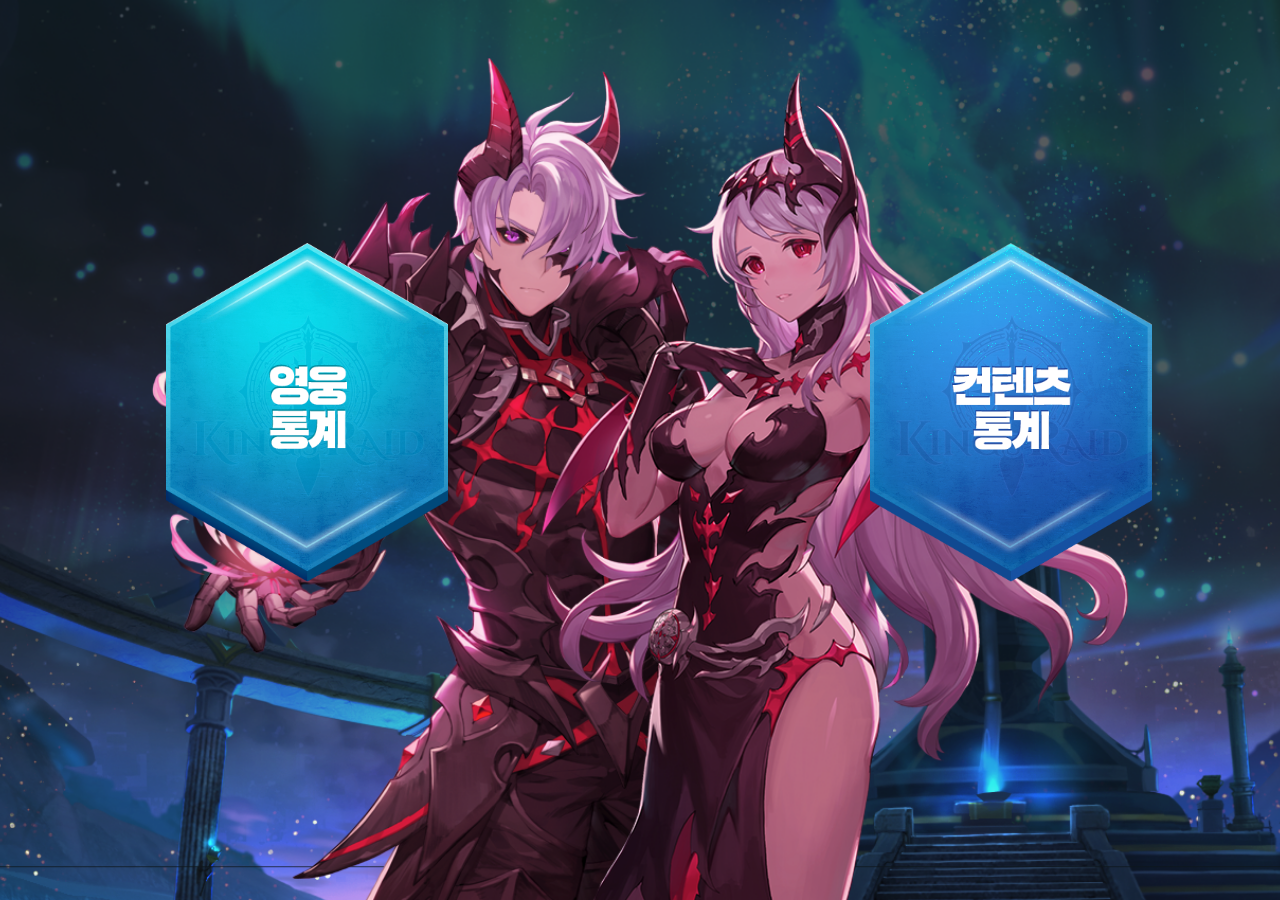
<file: index.html>
<!DOCTYPE html>
<html lang="ko">
  <head>
    <meta charset="utf-8">
    <meta http-equiv="X-UA-Compatible" content="IE=edge">
    <meta name="viewport" content="width=device-width, initial-scale=1">
    <title></title>
    <script src="js/jquery-3.2.1.min.js"></script>
    <link rel="stylesheet" href="css/bootstrap.min.css">
    <link rel="stylesheet" href="css/bootstrap-theme.min.css">
    <script src="js/bootstrap.min.js"></script>
    <script src="js/resize.js"></script>
    <script src="js/style.js"></script>
    <link rel="stylesheet" href="css/index.css">
    <!--[if lt IE 9]>
      <script src="https://oss.maxcdn.com/html5shiv/3.7.2/html5shiv.min.js"></script>
      <script src="https://oss.maxcdn.com/respond/1.4.2/respond.min.js"></script>
    <![endif]-->
  </head>
  <body>
    <div class="index_wrap_bg">
        <!-- 좌우 화살표 / 추후 확장성을 염두
        <div class="arrow prev"><img src="images/btn_prev_arrow.png" alt="이전 단계 돌아가기" /></div>
        <div class="arrow next"><img src="images/btn_next_arrow.png" alt="다음 단계 돌아가기" /></div>-->
          <a href="hero_stat_list.html">
            <div class="btn_move_hero_stat">
                <!--<img src="images/btn_hero_stat_text.png" alt="영웅통계" />-->
            </div>
          </a>
          <a href="content_stat_list.html">
            <div class="btn_move_content_stat">
                <!--<img src="images/btn_content_stat_text.png" alt="컨텐츠통계" />-->
            </div>
          </a>
    </div>
  </body>
</html>
</file>
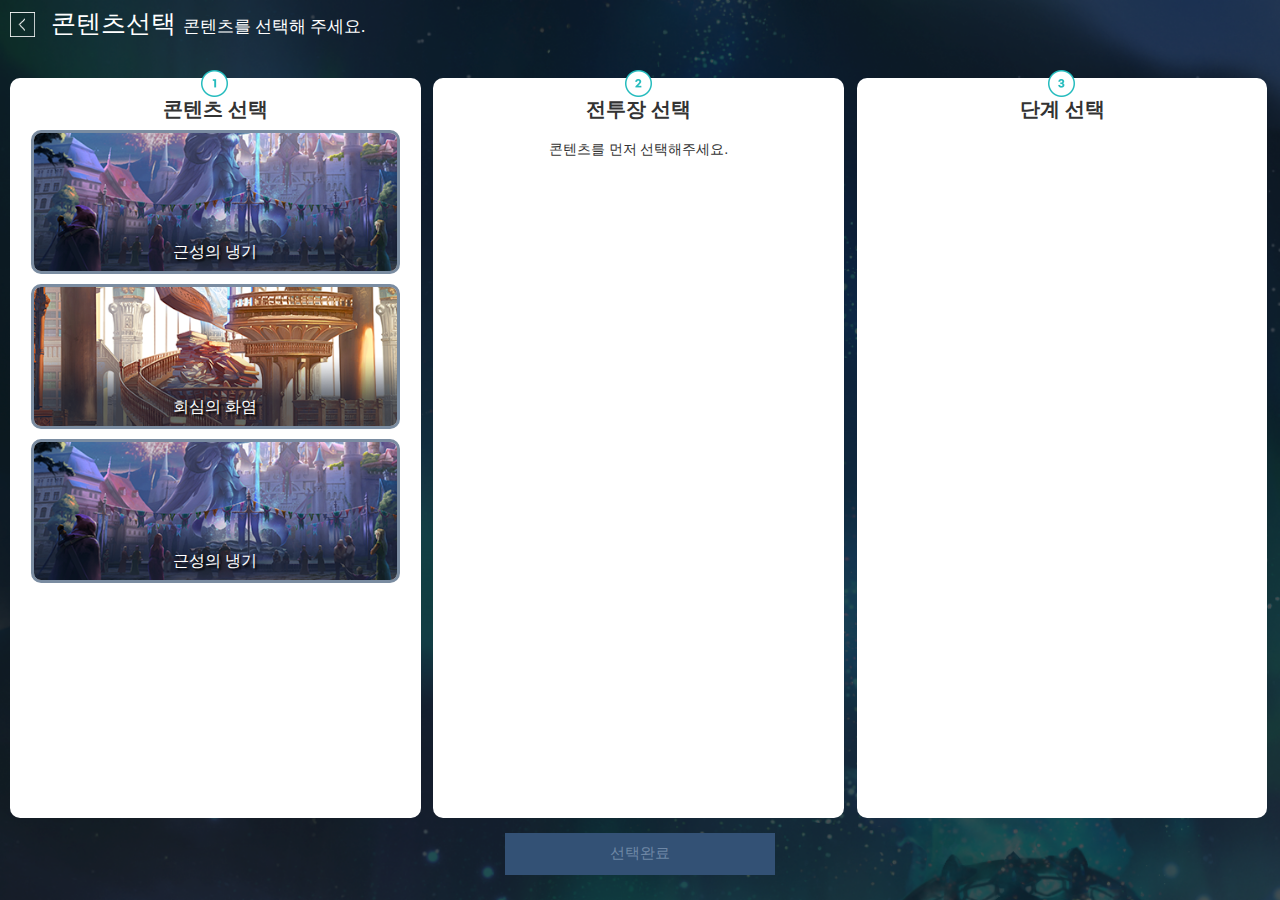
<file: content_stat_list.html>
<!DOCTYPE html>
<html lang="ko">
  <head>
    <meta charset="utf-8">
    <meta http-equiv="X-UA-Compatible" content="IE=edge">
    <meta name="viewport" content="width=device-width, initial-scale=1">
    <title></title>
    <script src="js/jquery-3.2.1.min.js"></script>
    <link href='http://spoqa.github.io/spoqa-han-sans/css/SpoqaHanSans-kr.css' rel='stylesheet' type='text/css'>
    <link rel="stylesheet" href="css/bootstrap.min.css">
    <link rel="stylesheet" href="css/bootstrap-theme.min.css">
    <script src="js/bootstrap.min.js"></script>
    <script src="js/style.js"></script>
    <link rel="stylesheet" href="css/content_stat_list.css">
    <!--[if lt IE 9]>
      <script src="https://oss.maxcdn.com/html5shiv/3.7.2/html5shiv.min.js"></script>
      <script src="https://oss.maxcdn.com/respond/1.4.2/respond.min.js"></script>
    <![endif]-->
  </head>
  <body>
    <script>
        $(document).ready(function(){
            $(window).resize(resizeContents);
                resizeContents();
            });
            function resizeContents() {
                $(".content_stat_list_wrap > div").height($(window).height()-160); 
                $(".content_stat_list_wrap > div").height($(window).height()-160);
            }
            function throttle(ms, fn) {
                var allow = true;
                function enable() {
                    allow = true;
                }
                return function(e) {
                    if(allow) {
                    allow = false;
                        setTimeout(enable, ms);
                        fn.call(this, e);
                    }
                }
            }
    </script>
    <div class="hero_stat_list_wrap">
        <div class="hero_stat_list_head">
            <h1>
                <img src="images/img_hero_stat_list_head_arrow.png" alt="" />
                 콘텐츠선택
                <span> 콘텐츠를 선택해 주세요.</span>
            </h1>
        </div>
        <div class="content_stat_list_wrap">
            <div>
                <div class="bage">
                    <img src="images/img_content_stat_bage_1off.png" class="bage_img1" />
                </div>
                <h2> 콘텐츠 선택</h2>
                <ul>
                    <li>
                        <p>근성의 냉기</p>
                        <img src="images/img_content_stat_list1.png" alt=" 콘텐츠 이미지" />
                    </li>
                    <li>
                        <p>회심의 화염</p>
                        <img src="images/img_content_stat_list2.png" alt=" 콘텐츠 이미지" />
                    </li>
                    <li>
                        <p>근성의 냉기</p>
                        <img src="images/img_content_stat_list1.png" alt=" 콘텐츠 이미지" />
                    </li>
                </ul>
            </div>
            <div>
                <div class="bage"><img src="images/img_content_stat_bage_2off.png" class="bage_img2" /></div>
                <h2>전투장 선택</h2>
                <div><p>콘텐츠를 먼저 선택해주세요.</p></div>
                <ul style="display:none;">
                    <label><li><input type="radio" name="inlineRadioOptions1" id="inlineRadio1" value="option1">&nbsp;<label for="inlineRadio1"><span></span>화염드래곤</label></li></label>
                    <label><li><input type="radio" name="inlineRadioOptions1" id="inlineRadio2" value="option2">&nbsp;<label for="inlineRadio2"><span></span>서리드래곤</label></li></label>
                    <label><li><input type="radio" name="inlineRadioOptions1" id="inlineRadio3" value="option3">&nbsp;<label for="inlineRadio3"><span></span>포이즌드래곤</label></li></label>
                    <label><li><input type="radio" name="inlineRadioOptions1" id="inlineRadio4" value="option4">&nbsp;<label for="inlineRadio4"><span></span>블랙드래곤</label></li></label>
                </ul>
            </div>
            <div>
                <div class="bage"><img src="images/img_content_stat_bage_3off.png" class="bage_img3" /></div>
                <h2>단계 선택</h2>
                <div><p></p></div>
                <ul style="display:none;">
                    <label><li><input type="radio" name="inlineRadioOptions2" id="inlineRadio1_1" value="option1_1">&nbsp;<label for="inlineRadio1_1"><span></span>T8 - 1단계</label></li></label>
                    <label><li><input type="radio" name="inlineRadioOptions2" id="inlineRadio2_2" value="option2_2">&nbsp;<label for="inlineRadio2_2"><span></span>T8 - 2단계</label></li></label>
                    <label><li><input type="radio" name="inlineRadioOptions2" id="inlineRadio3_3" value="option3_3">&nbsp;<label for="inlineRadio3_3"><span></span>T8 - 3단계</label></li></label>
                    <label><li><input type="radio" name="inlineRadioOptions2" id="inlineRadio4_4" value="option4_4">&nbsp;<label for="inlineRadio4_4"><span></span>T8 - 4단계</label></li></label>
                </ul>
            </div>
        </div>
        <div class="content_select_btn">
            <button>선택완료</button>
        </div>
    </div>
  </body>
</html>
</file>
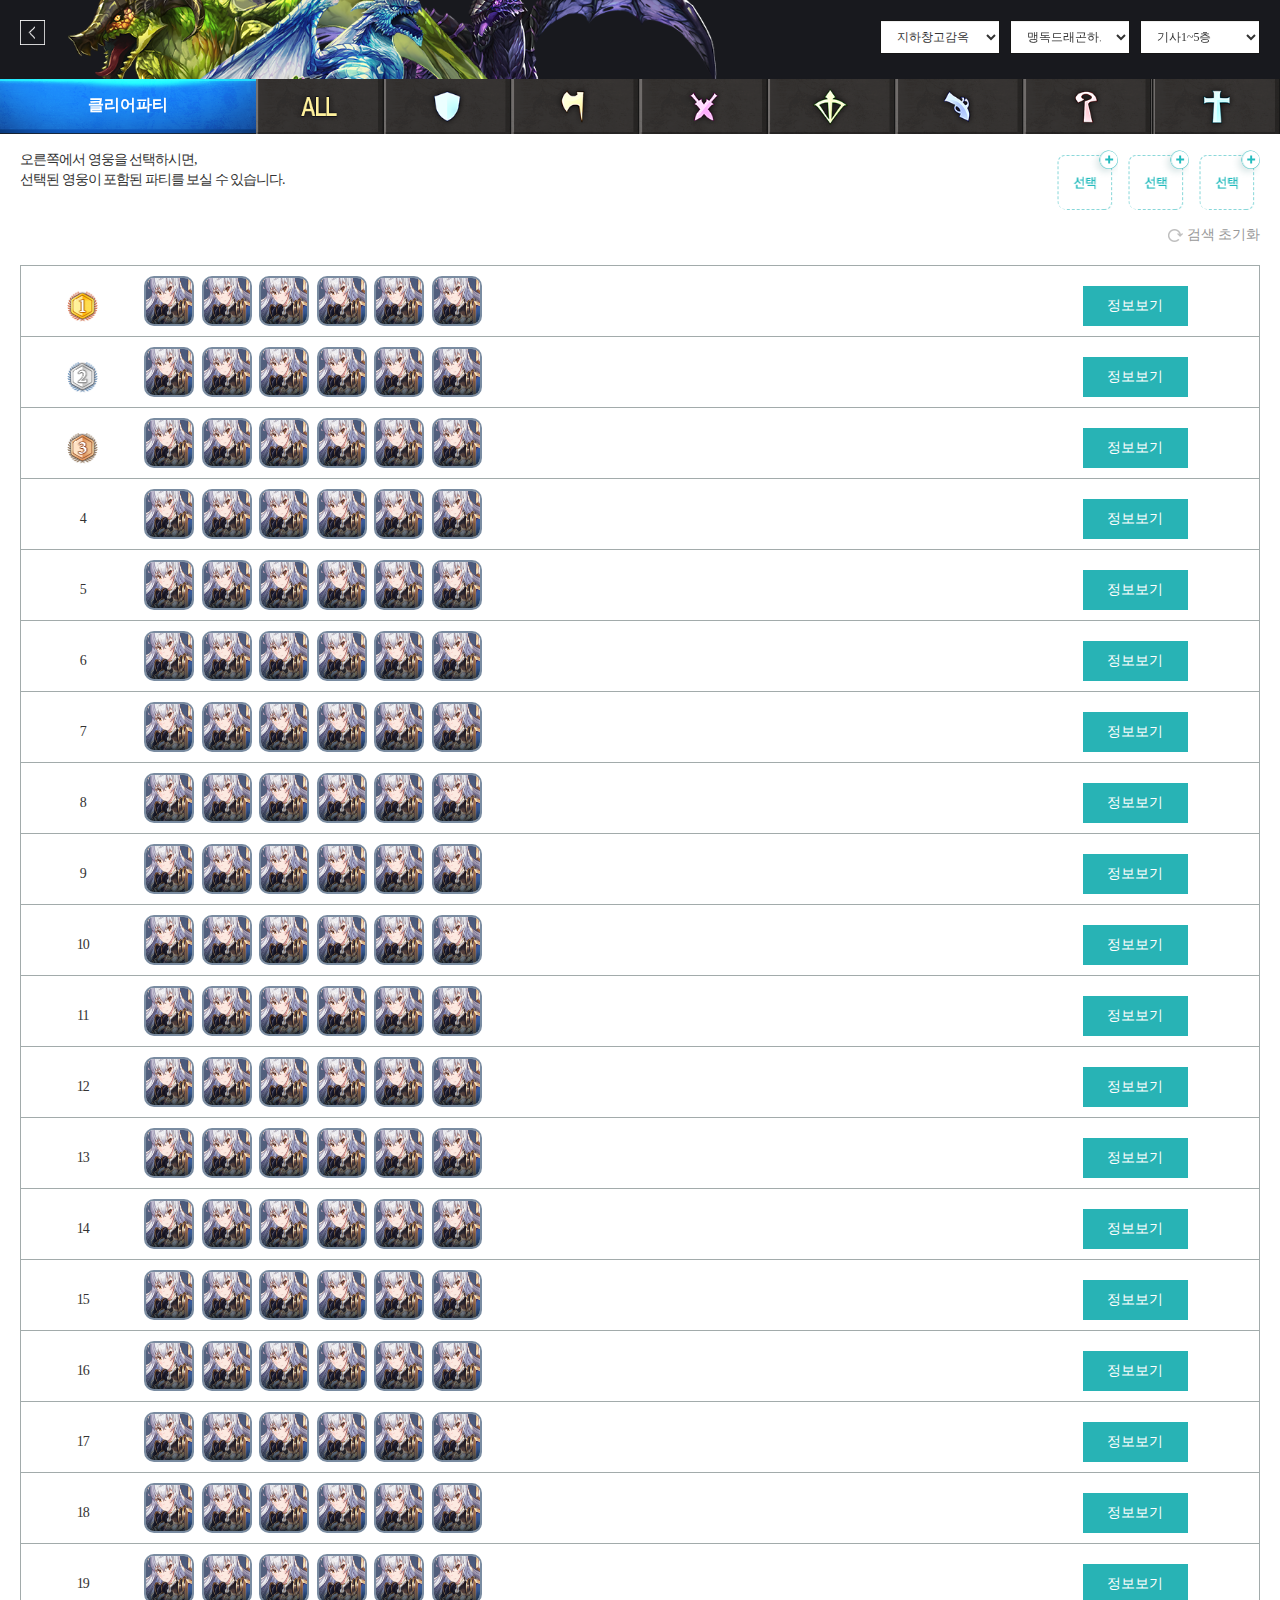
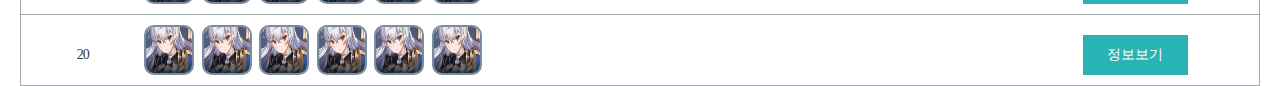
<file: content_stat_party_list.html>
<!DOCTYPE html>
<html lang="ko">
  <head>
    <meta charset="utf-8">
    <meta http-equiv="X-UA-Compatible" content="IE=edge">
    <meta name="viewport" content="width=device-width, initial-scale=1">
    <title></title>
    <script src="js/jquery-3.2.1.min.js"></script>
    <link rel="stylesheet" href="css/bootstrap.min.css">
    <link rel="stylesheet" href="css/bootstrap-theme.min.css">
    <link href='//spoqa.github.io/spoqa-han-sans/css/SpoqaHanSans-kr.css' rel='stylesheet' type='text/css'>
    <script src="js/bootstrap.min.js"></script>
    <script src="js/style.js"></script>
    <link rel="stylesheet" href="css/content_stat_party_list.css">
    <!--[if lt IE 9]>
      <script src="https://oss.maxcdn.com/html5shiv/3.7.2/html5shiv.min.js"></script>
      <script src="https://oss.maxcdn.com/respond/1.4.2/respond.min.js"></script>
    <![endif]-->
  </head>
  <script>
    $(document).ready(function(){
        $('.hero_stat_item_list_head img').click(function(){
            window.location.href = 'index.html';
        })
        var timer;
        $('.tool_img').on("vmousedown touchstart mousedown",function(){
            var class_chk = $(this);
            timer = setTimeout(function(){
                $(class_chk).parent().children('.tool').show()
            },300);
        }).on("vmouseup touchend mouseup mouseleave",function(){
            var class_chk = $(this);
            clearTimeout(timer);
            $(class_chk).parent().children('.tool').hide()
        });
    })
</script>
  <body>
    <div class="hero_stat_list_wrap">
        <div class="hero_stat_item_list_head">
            <div style="overflow:hidden;width:100%">
                <div style="float:left;padding:2rem 0 0 2rem">
                    <img src="images/img_hero_stat_list_head_arrow.png" alt="" />
                </div>
                <div style="float:right;padding:2rem 2rem 0 0">
                    <select class="form-control">
                        <option>지하창고감옥</option>
                        <option>기사</option>
                        <option>전사</option>
                        <option>암살자</option>
                        <option>궁수</option>
                    </select>
                    <select class="form-control">
                        <option>맹독드래곤하드</option>
                        <option>기사</option>
                        <option>전사</option>
                        <option>암살자</option>
                        <option>궁수</option>
                    </select>
                    <select class="form-control">
                        <option>기사1~5층</option>
                        <option>테일리</option>
                        <option>도자르타</option>
                        <option>글렌위스</option>
                        <option>로만</option>
                    </select>
                </div>
            </div>
            <ul class="tabs">
                <li class="tab-link current" data-tab="tab-1">클리어파티</li>
                <li class="tab-link" data-tab="tab-2"></li>
                <li class="tab-link" data-tab="tab-3"></li>
                <li class="tab-link" data-tab="tab-4"></li>
                <li class="tab-link" data-tab="tab-5"></li>
                <li class="tab-link" data-tab="tab-6"></li>
                <li class="tab-link" data-tab="tab-7"></li>
                <li class="tab-link" data-tab="tab-8"></li>
                <li class="tab-link" data-tab="tab-9"></li>
            </ul>
        </div>
        <div class="hero_stat_item_list_content">
            
            <div id="tab-1" class="tab-content current">
                <div class="party_select_wrap">
                    <div>
                        <p>오른쪽에서 영웅을 선택하시면,<br />선택된 영웅이 포함된 파티를 보실 수 있습니다.</p>
                    </div>
                    <div>
                        <ul>
                            <li data-toggle="modal" data-target="#myModal"><img src="images/btn_content_party_select.png" alt="영웅선택" class="img_data1" /></li>
                            <li data-toggle="modal" data-target="#myModal"><img src="images/btn_content_party_select.png" alt="영웅선택" class="img_data2" /></li>
                            <li data-toggle="modal" data-target="#myModal"><img src="images/btn_content_party_select.png" alt="영웅선택" class="img_data3" /></li>
                        </ul>
                        <p><img src="images/ico_content_party_search_clear.png" />&nbsp;검색 초기화</p>
                    </div>
                </div>
                <div class="table_wrap">
                    <div class="table_scroll_wrap_m">
                        <table>
                            <colgroup>
                                <col width="10%" />
                                <col width="" />
                                <col width="20%" />
                            </colgroup>
                            <tr>
                                <td><img src="images/ico_1st.png" alt="" /></td>
                                <td>
                                    <img src="images/img_hero_stat_1.png" />
                                    <img src="images/img_hero_stat_1.png" />
                                    <img src="images/img_hero_stat_1.png" />
                                    <img src="images/img_hero_stat_1.png" />
                                    <img src="images/img_hero_stat_1.png" />
                                    <img src="images/img_hero_stat_1.png" />
                                </td>
                                <td><button onclick="location.href='content_stat_party_list_detail.html'">정보보기</button></td>
                            </tr>
                            <tr>
                                <td><img src="images/ico_2st.png" alt="" /></td>
                                <td>
                                    <img src="images/img_hero_stat_1.png" />
                                    <img src="images/img_hero_stat_1.png" />
                                    <img src="images/img_hero_stat_1.png" />
                                    <img src="images/img_hero_stat_1.png" />
                                    <img src="images/img_hero_stat_1.png" />
                                    <img src="images/img_hero_stat_1.png" />
                                </td>
                                <td><button onclick="location.href='content_stat_party_list_detail.html'">정보보기</button></td>
                            </tr>
                            <tr>
                                <td><img src="images/ico_3st.png" alt="" /></td>
                                <td>
                                    <img src="images/img_hero_stat_1.png" />
                                    <img src="images/img_hero_stat_1.png" />
                                    <img src="images/img_hero_stat_1.png" />
                                    <img src="images/img_hero_stat_1.png" />
                                    <img src="images/img_hero_stat_1.png" />
                                    <img src="images/img_hero_stat_1.png" />
                                </td>
                                <td><button onclick="location.href='content_stat_party_list_detail.html'">정보보기</button></td>
                            </tr>
                            <tr>
                                <td>4</td>
                                <td>
                                    <img src="images/img_hero_stat_1.png" />
                                    <img src="images/img_hero_stat_1.png" />
                                    <img src="images/img_hero_stat_1.png" />
                                    <img src="images/img_hero_stat_1.png" />
                                    <img src="images/img_hero_stat_1.png" />
                                    <img src="images/img_hero_stat_1.png" />
                                </td>
                                <td><button onclick="location.href='content_stat_party_list_detail.html'">정보보기</button></td>
                            </tr>
                            <tr>
                                <td>5</td>
                                <td>
                                    <img src="images/img_hero_stat_1.png" />
                                    <img src="images/img_hero_stat_1.png" />
                                    <img src="images/img_hero_stat_1.png" />
                                    <img src="images/img_hero_stat_1.png" />
                                    <img src="images/img_hero_stat_1.png" />
                                    <img src="images/img_hero_stat_1.png" />
                                </td>
                                <td><button onclick="location.href='content_stat_party_list_detail.html'">정보보기</button></td>
                            </tr>
                            <tr>
                                <td>6</td>
                                <td>
                                    <img src="images/img_hero_stat_1.png" />
                                    <img src="images/img_hero_stat_1.png" />
                                    <img src="images/img_hero_stat_1.png" />
                                    <img src="images/img_hero_stat_1.png" />
                                    <img src="images/img_hero_stat_1.png" />
                                    <img src="images/img_hero_stat_1.png" />
                                </td>
                                <td><button onclick="location.href='content_stat_party_list_detail.html'">정보보기</button></td>
                            </tr>
                            <tr>
                                <td>7</td>
                                <td>
                                    <img src="images/img_hero_stat_1.png" />
                                    <img src="images/img_hero_stat_1.png" />
                                    <img src="images/img_hero_stat_1.png" />
                                    <img src="images/img_hero_stat_1.png" />
                                    <img src="images/img_hero_stat_1.png" />
                                    <img src="images/img_hero_stat_1.png" />
                                </td>
                                <td><button onclick="location.href='content_stat_party_list_detail.html'">정보보기</button></td>
                            </tr>
                            <tr>
                                <td>8</td>
                                <td>
                                    <img src="images/img_hero_stat_1.png" />
                                    <img src="images/img_hero_stat_1.png" />
                                    <img src="images/img_hero_stat_1.png" />
                                    <img src="images/img_hero_stat_1.png" />
                                    <img src="images/img_hero_stat_1.png" />
                                    <img src="images/img_hero_stat_1.png" />
                                </td>
                                <td><button onclick="location.href='content_stat_party_list_detail.html'">정보보기</button></td>
                            </tr>
                            <tr>
                                <td>9</td>
                                <td>
                                    <img src="images/img_hero_stat_1.png" />
                                    <img src="images/img_hero_stat_1.png" />
                                    <img src="images/img_hero_stat_1.png" />
                                    <img src="images/img_hero_stat_1.png" />
                                    <img src="images/img_hero_stat_1.png" />
                                    <img src="images/img_hero_stat_1.png" />
                                </td>
                                <td><button onclick="location.href='content_stat_party_list_detail.html'">정보보기</button></td>
                            </tr>
                            <tr>
                                <td>10</td>
                                <td>
                                    <img src="images/img_hero_stat_1.png" />
                                    <img src="images/img_hero_stat_1.png" />
                                    <img src="images/img_hero_stat_1.png" />
                                    <img src="images/img_hero_stat_1.png" />
                                    <img src="images/img_hero_stat_1.png" />
                                    <img src="images/img_hero_stat_1.png" />
                                </td>
                                <td><button onclick="location.href='content_stat_party_list_detail.html'">정보보기</button></td>
                            </tr>
                            <tr>
                                <td>11</td>
                                <td>
                                    <img src="images/img_hero_stat_1.png" />
                                    <img src="images/img_hero_stat_1.png" />
                                    <img src="images/img_hero_stat_1.png" />
                                    <img src="images/img_hero_stat_1.png" />
                                    <img src="images/img_hero_stat_1.png" />
                                    <img src="images/img_hero_stat_1.png" />
                                </td>
                                <td><button onclick="location.href='content_stat_party_list_detail.html'">정보보기</button></td>
                            </tr>
                            <tr>
                                <td>12</td>
                                <td>
                                    <img src="images/img_hero_stat_1.png" />
                                    <img src="images/img_hero_stat_1.png" />
                                    <img src="images/img_hero_stat_1.png" />
                                    <img src="images/img_hero_stat_1.png" />
                                    <img src="images/img_hero_stat_1.png" />
                                    <img src="images/img_hero_stat_1.png" />
                                </td>
                                <td><button onclick="location.href='content_stat_party_list_detail.html'">정보보기</button></td>
                            </tr>
                            <tr>
                                <td>13</td>
                                <td>
                                    <img src="images/img_hero_stat_1.png" />
                                    <img src="images/img_hero_stat_1.png" />
                                    <img src="images/img_hero_stat_1.png" />
                                    <img src="images/img_hero_stat_1.png" />
                                    <img src="images/img_hero_stat_1.png" />
                                    <img src="images/img_hero_stat_1.png" />
                                </td>
                                <td><button onclick="location.href='content_stat_party_list_detail.html'">정보보기</button></td>
                            </tr>
                            <tr>
                                <td>14</td>
                                <td>
                                    <img src="images/img_hero_stat_1.png" />
                                    <img src="images/img_hero_stat_1.png" />
                                    <img src="images/img_hero_stat_1.png" />
                                    <img src="images/img_hero_stat_1.png" />
                                    <img src="images/img_hero_stat_1.png" />
                                    <img src="images/img_hero_stat_1.png" />
                                </td>
                                <td><button onclick="location.href='content_stat_party_list_detail.html'">정보보기</button></td>
                            </tr>
                            <tr>
                                <td>15</td>
                                <td>
                                    <img src="images/img_hero_stat_1.png" />
                                    <img src="images/img_hero_stat_1.png" />
                                    <img src="images/img_hero_stat_1.png" />
                                    <img src="images/img_hero_stat_1.png" />
                                    <img src="images/img_hero_stat_1.png" />
                                    <img src="images/img_hero_stat_1.png" />
                                </td>
                                <td><button onclick="location.href='content_stat_party_list_detail.html'">정보보기</button></td>
                            </tr>
                            <tr>
                                <td>16</td>
                                <td>
                                    <img src="images/img_hero_stat_1.png" />
                                    <img src="images/img_hero_stat_1.png" />
                                    <img src="images/img_hero_stat_1.png" />
                                    <img src="images/img_hero_stat_1.png" />
                                    <img src="images/img_hero_stat_1.png" />
                                    <img src="images/img_hero_stat_1.png" />
                                </td>
                                <td><button onclick="location.href='content_stat_party_list_detail.html'">정보보기</button></td>
                            </tr>
                            <tr>
                                <td>17</td>
                                <td>
                                    <img src="images/img_hero_stat_1.png" />
                                    <img src="images/img_hero_stat_1.png" />
                                    <img src="images/img_hero_stat_1.png" />
                                    <img src="images/img_hero_stat_1.png" />
                                    <img src="images/img_hero_stat_1.png" />
                                    <img src="images/img_hero_stat_1.png" />
                                </td>
                                <td><button onclick="location.href='content_stat_party_list_detail.html'">정보보기</button></td>
                            </tr>
                            <tr>
                                <td>18</td>
                                <td>
                                    <img src="images/img_hero_stat_1.png" />
                                    <img src="images/img_hero_stat_1.png" />
                                    <img src="images/img_hero_stat_1.png" />
                                    <img src="images/img_hero_stat_1.png" />
                                    <img src="images/img_hero_stat_1.png" />
                                    <img src="images/img_hero_stat_1.png" />
                                </td>
                                <td><button onclick="location.href='content_stat_party_list_detail.html'">정보보기</button></td>
                            </tr>
                            <tr>
                                <td>19</td>
                                <td>
                                    <img src="images/img_hero_stat_1.png" />
                                    <img src="images/img_hero_stat_1.png" />
                                    <img src="images/img_hero_stat_1.png" />
                                    <img src="images/img_hero_stat_1.png" />
                                    <img src="images/img_hero_stat_1.png" />
                                    <img src="images/img_hero_stat_1.png" />
                                </td>
                                <td><button onclick="location.href='content_stat_party_list_detail.html'">정보보기</button></td>
                            </tr>
                            <tr>
                                <td>20</td>
                                <td>
                                    <img src="images/img_hero_stat_1.png" />
                                    <img src="images/img_hero_stat_1.png" />
                                    <img src="images/img_hero_stat_1.png" />
                                    <img src="images/img_hero_stat_1.png" />
                                    <img src="images/img_hero_stat_1.png" />
                                    <img src="images/img_hero_stat_1.png" />
                                </td>
                                <td><button onclick="location.href='content_stat_party_list_detail.html'">정보보기</button></td>
                            </tr>
                        </table>
                    </div>
                </div>
                <!-- Modal -->
                <div class="modal fade" id="myModal" tabindex="-1" role="dialog" aria-labelledby="myModalLabel" aria-hidden="true">
                    <div class="modal-dialog">
                    <div class="modal-content">
                        <div class="modal-header">
                        <button type="button" class="close" data-dismiss="modal" aria-label="Close">
                            <span aria-hidden="true">&times;</span>
                        </button>
                        <h4 class="modal-title" id="myModalLabel">클리어파티 <span>영웅선택</span></h4>
                        </div>
                        <div class="modal-body" id='hero'>
                            <div style="overflow:hidden;">
                                <div class="modal_party_hero">
                                    <ul>
                                        <li></li>
                                        <li></li>
                                        <li></li>
                                    </ul>
                                    <!--<p class="clear_btn"><img src="images/ico_content_party_search_clear.png" />&nbsp;선택 초기화</p>-->
                                </div>
                                <div class="modal_party_select">
                                    <select class="form-control">
                                        <option>소유한 영웅</option>
                                        <option>테일리</option>
                                        <option>도자르타</option>
                                        <option>글렌위스</option>
                                        <option>로만</option>
                                    </select>
                                    <select class="form-control">
                                        <option>전체 영웅</option>
                                        <option>테일리</option>
                                        <option>도자르타</option>
                                        <option>글렌위스</option>
                                        <option>로만</option>
                                    </select>
                                </div>
                            </div>
                            <div class="modal_hero_list">
                                <p><span>34개</span>의 카드찾음</p>
                                <div>
                                    <ul>
                                        <li><img src="images/img_hero_stat_1.png" class="off" /></li>
                                        <li><img src="images/img_hero_stat_1.png" class="off" /></li>
                                        <li><img src="images/img_hero_stat_1.png" class="off" /></li>
                                        <li><img src="images/img_hero_stat_1.png" class="off" /></li>
                                        <li><img src="images/img_hero_stat_1.png" class="off" /></li>
                                        <li><img src="images/img_hero_stat_1.png" class="off" /></li>
                                        <li><img src="images/img_hero_stat_1.png" class="off" /></li>
                                        <li><img src="images/img_hero_stat_1.png" class="off" /></li>
                                        <li><img src="images/img_hero_stat_1.png" class="off" /></li>
                                        <li><img src="images/img_hero_stat_1.png" class="off" /></li>
                                        <li><img src="images/img_hero_stat_1.png" class="off" /></li>
                                        <li><img src="images/img_hero_stat_1.png" class="off" /></li>
                                        <li><img src="images/img_hero_stat_1.png" class="off" /></li>
                                        <li><img src="images/img_hero_stat_1.png" class="off" /></li>
                                        <li><img src="images/img_hero_stat_1.png" class="off" /></li>
                                        <li><img src="images/img_hero_stat_1.png" class="off" /></li>
                                        <li><img src="images/img_hero_stat_1.png" class="off" /></li>
                                        <li><img src="images/img_hero_stat_1.png" class="off" /></li>
                                    </ul>
                                </div>
                            </div>
                        </div>
                        <div class="modal-footer">
                            <button type="button" data-dismiss="modal">확인</button>
                        </div>
                    </div>
                    </div>
                </div>
            </div><!-- tab1 -->
            <div id="tab-2" class="tab-content content_table">
                <div class="table_wrap">
                    <div class="table_scroll_wrap">
                        <table>
                            <colgroup>
                                <col width="6%" />
                                <col width="10%" />
                                <col width="12%" />
                                <col width="19.5%" />
                                <col width="18.5%" />
                                <col width="18.5%" />
                                <col width="10%" />
                            </colgroup>
                            <thead>
                                <tr>
                                    <th>순위</th>
                                    <th>영웅</th>
                                    <th>세트</th>
                                    <th>옵션1</th>
                                    <th>옵션2</th>
                                    <th>옵션3</th>
                                    <th>보물</th>
                                </tr>
                            </thead>
                            <tbody>
                                <tr>
                                    <td><img src="images/ico_1st.png" alt="" /></td>
                                    <td><img src="images/img_hero_stat_1.png" /></td>
                                    <td>회심의화염</td>
                                    <td>공격시 마나회복량<br />9,999,999</td>
                                    <td>초당 마나회복량<br />9,999,999</td>
                                    <td>모든 블록 확률<br />9,999,999</td>
                                    <td><img src="images/ico_hero_treasure.png" class="tool_img" />
                                        <div class="tool">
                                            <p>
                                                알수없는 그림이 담긴 액자
                                            </p>
                                        </div>
                                    </td>
                                </tr>
                                <tr>
                                    <td><img src="images/ico_2st.png" alt="" /></td>
                                    <td><img src="images/img_hero_stat_1.png" /></td>
                                    <td>회심의화염</td>
                                    <td>공격시 마나회복량<br />9,999,999</td>
                                    <td>초당 마나회복량<br />9,999,999</td>
                                    <td>모든 블록 확률<br />9,999,999</td>
                                    <td><img src="images/ico_hero_treasure.png" class="tool_img" />
                                        <div class="tool">
                                            <p>
                                                알수없는 그림이 담긴 액자
                                            </p>
                                        </div>
                                    </td>
                                </tr>
                                <tr>
                                    <td><img src="images/ico_3st.png" alt="" /></td>
                                    <td><img src="images/img_hero_stat_1.png" /></td>
                                    <td>회심의화염</td>
                                    <td>공격시 마나회복량<br />9,999,999</td>
                                    <td>초당 마나회복량<br />9,999,999</td>
                                    <td>모든 블록 확률<br />9,999,999</td>
                                    <td><img src="images/ico_hero_treasure.png" class="tool_img" />
                                        <div class="tool">
                                            <p>
                                                알수없는 그림이 담긴 액자
                                            </p>
                                        </div>
                                    </td>
                                </tr>
                                <tr>
                                    <td>4</td>
                                    <td><img src="images/img_hero_stat_1.png" /></td>
                                    <td>회심의화염</td>
                                    <td>공격시 마나회복량<br />9,999,999</td>
                                    <td>초당 마나회복량<br />9,999,999</td>
                                    <td>모든 블록 확률<br />9,999,999</td>
                                    <td><img src="images/ico_hero_treasure.png" class="tool_img" />
                                        <div class="tool">
                                            <p>
                                                알수없는 그림이 담긴 액자
                                            </p>
                                        </div>
                                    </td>
                                </tr>
                                <tr>
                                    <td>5</td>
                                    <td><img src="images/img_hero_stat_1.png" /></td>
                                    <td>회심의화염</td>
                                    <td>공격시 마나회복량<br />9,999,999</td>
                                    <td>초당 마나회복량<br />9,999,999</td>
                                    <td>모든 블록 확률<br />9,999,999</td>
                                    <td><img src="images/ico_hero_treasure.png" class="tool_img" />
                                        <div class="tool">
                                            <p>
                                                알수없는 그림이 담긴 액자
                                            </p>
                                        </div>
                                    </td>
                                </tr>
                                <tr>
                                    <td>6</td>
                                    <td><img src="images/img_hero_stat_1.png" /></td>
                                    <td>회심의화염</td>
                                    <td>공격시 마나회복량<br />9,999,999</td>
                                    <td>초당 마나회복량<br />9,999,999</td>
                                    <td>모든 블록 확률<br />9,999,999</td>
                                    <td><img src="images/ico_hero_treasure.png" class="tool_img" />
                                        <div class="tool">
                                            <p>
                                                알수없는 그림이 담긴 액자
                                            </p>
                                        </div>
                                    </td>
                                </tr>
                                <tr>
                                    <td>7</td>
                                    <td><img src="images/img_hero_stat_1.png" /></td>
                                    <td>회심의화염</td>
                                    <td>공격시 마나회복량<br />9,999,999</td>
                                    <td>초당 마나회복량<br />9,999,999</td>
                                    <td>모든 블록 확률<br />9,999,999</td>
                                    <td><img src="images/ico_hero_treasure.png" class="tool_img" />
                                        <div class="tool">
                                            <p>
                                                알수없는 그림이 담긴 액자
                                            </p>
                                        </div>
                                    </td>
                                </tr>
                                <tr>
                                    <td>8</td>
                                    <td><img src="images/img_hero_stat_1.png" /></td>
                                    <td>회심의화염</td>
                                    <td>공격시 마나회복량<br />9,999,999</td>
                                    <td>초당 마나회복량<br />9,999,999</td>
                                    <td>모든 블록 확률<br />9,999,999</td>
                                    <td><img src="images/ico_hero_treasure.png" class="tool_img" />
                                        <div class="tool">
                                            <p>
                                                알수없는 그림이 담긴 액자
                                            </p>
                                        </div>
                                    </td>
                                </tr>
                                <tr>
                                    <td>9</td>
                                    <td><img src="images/img_hero_stat_1.png" /></td>
                                    <td>회심의화염</td>
                                    <td>공격시 마나회복량<br />9,999,999</td>
                                    <td>초당 마나회복량<br />9,999,999</td>
                                    <td>모든 블록 확률<br />9,999,999</td>
                                    <td><img src="images/ico_hero_treasure.png" class="tool_img" />
                                        <div class="tool">
                                            <p>
                                                알수없는 그림이 담긴 액자
                                            </p>
                                        </div>
                                    </td>
                                </tr>
                                <tr>
                                    <td>10</td>
                                    <td><img src="images/img_hero_stat_1.png" /></td>
                                    <td>회심의화염</td>
                                    <td>공격시 마나회복량<br />9,999,999</td>
                                    <td>초당 마나회복량<br />9,999,999</td>
                                    <td>모든 블록 확률<br />9,999,999</td>
                                    <td><img src="images/ico_hero_treasure.png" class="tool_img" />
                                        <div class="tool">
                                            <p>
                                                알수없는 그림이 담긴 액자
                                            </p>
                                        </div>
                                    </td>
                                </tr>
                                <tr>
                                    <td>11</td>
                                    <td><img src="images/img_hero_stat_1.png" /></td>
                                    <td>회심의화염</td>
                                    <td>공격시 마나회복량<br />9,999,999</td>
                                    <td>초당 마나회복량<br />9,999,999</td>
                                    <td>모든 블록 확률<br />9,999,999</td>
                                    <td><img src="images/ico_hero_treasure.png" class="tool_img" />
                                        <div class="tool">
                                            <p>
                                                알수없는 그림이 담긴 액자
                                            </p>
                                        </div>
                                    </td>
                                </tr>
                                <tr>
                                    <td>12</td>
                                    <td><img src="images/img_hero_stat_1.png" /></td>
                                    <td>회심의화염</td>
                                    <td>공격시 마나회복량<br />9,999,999</td>
                                    <td>초당 마나회복량<br />9,999,999</td>
                                    <td>모든 블록 확률<br />9,999,999</td>
                                    <td><img src="images/ico_hero_treasure.png" class="tool_img" />
                                        <div class="tool">
                                            <p>
                                                알수없는 그림이 담긴 액자
                                            </p>
                                        </div>
                                    </td>
                                </tr>
                                <tr>
                                    <td>13</td>
                                    <td><img src="images/img_hero_stat_1.png" /></td>
                                    <td>회심의화염</td>
                                    <td>공격시 마나회복량<br />9,999,999</td>
                                    <td>초당 마나회복량<br />9,999,999</td>
                                    <td>모든 블록 확률<br />9,999,999</td>
                                    <td><img src="images/ico_hero_treasure.png" class="tool_img" />
                                        <div class="tool">
                                            <p>
                                                알수없는 그림이 담긴 액자
                                            </p>
                                        </div>
                                    </td>
                                </tr>
                                <tr>
                                    <td>14</td>
                                    <td><img src="images/img_hero_stat_1.png" /></td>
                                    <td>회심의화염</td>
                                    <td>공격시 마나회복량<br />9,999,999</td>
                                    <td>초당 마나회복량<br />9,999,999</td>
                                    <td>모든 블록 확률<br />9,999,999</td>
                                    <td><img src="images/ico_hero_treasure.png" class="tool_img" />
                                        <div class="tool">
                                            <p>
                                                알수없는 그림이 담긴 액자
                                            </p>
                                        </div>
                                    </td>
                                </tr>
                                <tr>
                                    <td>15</td>
                                    <td><img src="images/img_hero_stat_1.png" /></td>
                                    <td>회심의화염</td>
                                    <td>공격시 마나회복량<br />9,999,999</td>
                                    <td>초당 마나회복량<br />9,999,999</td>
                                    <td>모든 블록 확률<br />9,999,999</td>
                                    <td><img src="images/ico_hero_treasure.png" class="tool_img" />
                                        <div class="tool">
                                            <p>
                                                알수없는 그림이 담긴 액자
                                            </p>
                                        </div>
                                    </td>
                                </tr>
                                <tr>
                                    <td>16</td>
                                    <td><img src="images/img_hero_stat_1.png" /></td>
                                    <td>회심의화염</td>
                                    <td>공격시 마나회복량<br />9,999,999</td>
                                    <td>초당 마나회복량<br />9,999,999</td>
                                    <td>모든 블록 확률<br />9,999,999</td>
                                    <td><img src="images/ico_hero_treasure.png" class="tool_img" />
                                        <div class="tool">
                                            <p>
                                                알수없는 그림이 담긴 액자
                                            </p>
                                        </div>
                                    </td>
                                </tr>
                                <tr>
                                    <td>17</td>
                                    <td><img src="images/img_hero_stat_1.png" /></td>
                                    <td>회심의화염</td>
                                    <td>공격시 마나회복량<br />9,999,999</td>
                                    <td>초당 마나회복량<br />9,999,999</td>
                                    <td>모든 블록 확률<br />9,999,999</td>
                                    <td><img src="images/ico_hero_treasure.png" class="tool_img" />
                                        <div class="tool">
                                            <p>
                                                알수없는 그림이 담긴 액자
                                            </p>
                                        </div>
                                    </td>
                                </tr>
                                <tr>
                                    <td>18</td>
                                    <td><img src="images/img_hero_stat_1.png" /></td>
                                    <td>회심의화염</td>
                                    <td>공격시 마나회복량<br />9,999,999</td>
                                    <td>초당 마나회복량<br />9,999,999</td>
                                    <td>모든 블록 확률<br />9,999,999</td>
                                    <td><img src="images/ico_hero_treasure.png" class="tool_img" />
                                        <div class="tool">
                                            <p>
                                                알수없는 그림이 담긴 액자
                                            </p>
                                        </div>
                                    </td>
                                </tr>
                                <tr>
                                    <td>19</td>
                                    <td><img src="images/img_hero_stat_1.png" /></td>
                                    <td>회심의화염</td>
                                    <td>공격시 마나회복량<br />9,999,999</td>
                                    <td>초당 마나회복량<br />9,999,999</td>
                                    <td>모든 블록 확률<br />9,999,999</td>
                                    <td><img src="images/ico_hero_treasure.png" class="tool_img" />
                                        <div class="tool">
                                            <p>
                                                알수없는 그림이 담긴 액자
                                            </p>
                                        </div>
                                    </td>
                                </tr>
                                <tr>
                                    <td>20</td>
                                    <td><img src="images/img_hero_stat_1.png" /></td>
                                    <td>회심의화염</td>
                                    <td>공격시 마나회복량<br />9,999,999</td>
                                    <td>초당 마나회복량<br />9,999,999</td>
                                    <td>모든 블록 확률<br />9,999,999</td>
                                    <td><img src="images/ico_hero_treasure.png" class="tool_img" />
                                        <div class="tool">
                                            <p>
                                                알수없는 그림이 담긴 액자
                                            </p>
                                        </div>
                                    </td>
                                </tr>
                            </tbody>
                        </table>
                    </div>
                </div>
            </div><!-- tab2 -->
            <div id="tab-3" class="tab-content content_table">
                <div class="table_wrap">
                    <div class="table_scroll_wrap">
                        <table>
                            <colgroup>
                                <col width="6%" />
                                <col width="10%" />
                                <col width="12%" />
                                <col width="19.5%" />
                                <col width="18.5%" />
                                <col width="18.5%" />
                                <col width="10%" />
                            </colgroup>
                            <thead>
                                <tr>
                                    <th>순위</th>
                                    <th>영웅</th>
                                    <th>세트</th>
                                    <th>옵션1</th>
                                    <th>옵션2</th>
                                    <th>옵션3</th>
                                    <th>보물</th>
                                </tr>
                            </thead>
                            <tbody>
                                <tr>
                                    <td><img src="images/ico_1st.png" alt="" /></td>
                                    <td><img src="images/img_hero_stat_1.png" /></td>
                                    <td>회심의화염</td>
                                    <td>공격시 마나회복량<br />9,999,999</td>
                                    <td>초당 마나회복량<br />9,999,999</td>
                                    <td>모든 블록 확률<br />9,999,999</td>
                                    <td><img src="images/ico_hero_treasure.png" class="tool_img" />
                                        <div class="tool">
                                            <p>
                                                알수없는 그림이 담긴 액자
                                            </p>
                                        </div>
                                    </td>
                                </tr>
                                <tr>
                                    <td><img src="images/ico_2st.png" alt="" /></td>
                                    <td><img src="images/img_hero_stat_1.png" /></td>
                                    <td>회심의화염</td>
                                    <td>공격시 마나회복량<br />9,999,999</td>
                                    <td>초당 마나회복량<br />9,999,999</td>
                                    <td>모든 블록 확률<br />9,999,999</td>
                                    <td><img src="images/ico_hero_treasure.png" class="tool_img" />
                                        <div class="tool">
                                            <p>
                                                알수없는 그림이 담긴 액자
                                            </p>
                                        </div>
                                    </td>
                                </tr>
                                <tr>
                                    <td><img src="images/ico_3st.png" alt="" /></td>
                                    <td><img src="images/img_hero_stat_1.png" /></td>
                                    <td>회심의화염</td>
                                    <td>공격시 마나회복량<br />9,999,999</td>
                                    <td>초당 마나회복량<br />9,999,999</td>
                                    <td>모든 블록 확률<br />9,999,999</td>
                                    <td><img src="images/ico_hero_treasure.png" class="tool_img" />
                                        <div class="tool">
                                            <p>
                                                알수없는 그림이 담긴 액자
                                            </p>
                                        </div>
                                    </td>
                                </tr>
                                <tr>
                                    <td>4</td>
                                    <td><img src="images/img_hero_stat_1.png" /></td>
                                    <td>회심의화염</td>
                                    <td>공격시 마나회복량<br />9,999,999</td>
                                    <td>초당 마나회복량<br />9,999,999</td>
                                    <td>모든 블록 확률<br />9,999,999</td>
                                    <td><img src="images/ico_hero_treasure.png" class="tool_img" />
                                        <div class="tool">
                                            <p>
                                                알수없는 그림이 담긴 액자
                                            </p>
                                        </div>
                                    </td>
                                </tr>
                                <tr>
                                    <td>5</td>
                                    <td><img src="images/img_hero_stat_1.png" /></td>
                                    <td>회심의화염</td>
                                    <td>공격시 마나회복량<br />9,999,999</td>
                                    <td>초당 마나회복량<br />9,999,999</td>
                                    <td>모든 블록 확률<br />9,999,999</td>
                                    <td><img src="images/ico_hero_treasure.png" class="tool_img" />
                                        <div class="tool">
                                            <p>
                                                알수없는 그림이 담긴 액자
                                            </p>
                                        </div>
                                    </td>
                                </tr>
                                <tr>
                                    <td>6</td>
                                    <td><img src="images/img_hero_stat_1.png" /></td>
                                    <td>회심의화염</td>
                                    <td>공격시 마나회복량<br />9,999,999</td>
                                    <td>초당 마나회복량<br />9,999,999</td>
                                    <td>모든 블록 확률<br />9,999,999</td>
                                    <td><img src="images/ico_hero_treasure.png" class="tool_img" />
                                        <div class="tool">
                                            <p>
                                                알수없는 그림이 담긴 액자
                                            </p>
                                        </div>
                                    </td>
                                </tr>
                                <tr>
                                    <td>7</td>
                                    <td><img src="images/img_hero_stat_1.png" /></td>
                                    <td>회심의화염</td>
                                    <td>공격시 마나회복량<br />9,999,999</td>
                                    <td>초당 마나회복량<br />9,999,999</td>
                                    <td>모든 블록 확률<br />9,999,999</td>
                                    <td><img src="images/ico_hero_treasure.png" class="tool_img" />
                                        <div class="tool">
                                            <p>
                                                알수없는 그림이 담긴 액자
                                            </p>
                                        </div>
                                    </td>
                                </tr>
                                <tr>
                                    <td>8</td>
                                    <td><img src="images/img_hero_stat_1.png" /></td>
                                    <td>회심의화염</td>
                                    <td>공격시 마나회복량<br />9,999,999</td>
                                    <td>초당 마나회복량<br />9,999,999</td>
                                    <td>모든 블록 확률<br />9,999,999</td>
                                    <td><img src="images/ico_hero_treasure.png" class="tool_img" />
                                        <div class="tool">
                                            <p>
                                                알수없는 그림이 담긴 액자
                                            </p>
                                        </div>
                                    </td>
                                </tr>
                                <tr>
                                    <td>9</td>
                                    <td><img src="images/img_hero_stat_1.png" /></td>
                                    <td>회심의화염</td>
                                    <td>공격시 마나회복량<br />9,999,999</td>
                                    <td>초당 마나회복량<br />9,999,999</td>
                                    <td>모든 블록 확률<br />9,999,999</td>
                                    <td><img src="images/ico_hero_treasure.png" class="tool_img" />
                                        <div class="tool">
                                            <p>
                                                알수없는 그림이 담긴 액자
                                            </p>
                                        </div>
                                    </td>
                                </tr>
                                <tr>
                                    <td>10</td>
                                    <td><img src="images/img_hero_stat_1.png" /></td>
                                    <td>회심의화염</td>
                                    <td>공격시 마나회복량<br />9,999,999</td>
                                    <td>초당 마나회복량<br />9,999,999</td>
                                    <td>모든 블록 확률<br />9,999,999</td>
                                    <td><img src="images/ico_hero_treasure.png" class="tool_img" />
                                        <div class="tool">
                                            <p>
                                                알수없는 그림이 담긴 액자
                                            </p>
                                        </div>
                                    </td>
                                </tr>
                                <tr>
                                    <td>11</td>
                                    <td><img src="images/img_hero_stat_1.png" /></td>
                                    <td>회심의화염</td>
                                    <td>공격시 마나회복량<br />9,999,999</td>
                                    <td>초당 마나회복량<br />9,999,999</td>
                                    <td>모든 블록 확률<br />9,999,999</td>
                                    <td><img src="images/ico_hero_treasure.png" class="tool_img" />
                                        <div class="tool">
                                            <p>
                                                알수없는 그림이 담긴 액자
                                            </p>
                                        </div>
                                    </td>
                                </tr>
                                <tr>
                                    <td>12</td>
                                    <td><img src="images/img_hero_stat_1.png" /></td>
                                    <td>회심의화염</td>
                                    <td>공격시 마나회복량<br />9,999,999</td>
                                    <td>초당 마나회복량<br />9,999,999</td>
                                    <td>모든 블록 확률<br />9,999,999</td>
                                    <td><img src="images/ico_hero_treasure.png" class="tool_img" />
                                        <div class="tool">
                                            <p>
                                                알수없는 그림이 담긴 액자
                                            </p>
                                        </div>
                                    </td>
                                </tr>
                                <tr>
                                    <td>13</td>
                                    <td><img src="images/img_hero_stat_1.png" /></td>
                                    <td>회심의화염</td>
                                    <td>공격시 마나회복량<br />9,999,999</td>
                                    <td>초당 마나회복량<br />9,999,999</td>
                                    <td>모든 블록 확률<br />9,999,999</td>
                                    <td><img src="images/ico_hero_treasure.png" class="tool_img" />
                                        <div class="tool">
                                            <p>
                                                알수없는 그림이 담긴 액자
                                            </p>
                                        </div>
                                    </td>
                                </tr>
                                <tr>
                                    <td>14</td>
                                    <td><img src="images/img_hero_stat_1.png" /></td>
                                    <td>회심의화염</td>
                                    <td>공격시 마나회복량<br />9,999,999</td>
                                    <td>초당 마나회복량<br />9,999,999</td>
                                    <td>모든 블록 확률<br />9,999,999</td>
                                    <td><img src="images/ico_hero_treasure.png" class="tool_img" />
                                        <div class="tool">
                                            <p>
                                                알수없는 그림이 담긴 액자
                                            </p>
                                        </div>
                                    </td>
                                </tr>
                                <tr>
                                    <td>15</td>
                                    <td><img src="images/img_hero_stat_1.png" /></td>
                                    <td>회심의화염</td>
                                    <td>공격시 마나회복량<br />9,999,999</td>
                                    <td>초당 마나회복량<br />9,999,999</td>
                                    <td>모든 블록 확률<br />9,999,999</td>
                                    <td><img src="images/ico_hero_treasure.png" class="tool_img" />
                                        <div class="tool">
                                            <p>
                                                알수없는 그림이 담긴 액자
                                            </p>
                                        </div>
                                    </td>
                                </tr>
                                <tr>
                                    <td>16</td>
                                    <td><img src="images/img_hero_stat_1.png" /></td>
                                    <td>회심의화염</td>
                                    <td>공격시 마나회복량<br />9,999,999</td>
                                    <td>초당 마나회복량<br />9,999,999</td>
                                    <td>모든 블록 확률<br />9,999,999</td>
                                    <td><img src="images/ico_hero_treasure.png" class="tool_img" />
                                        <div class="tool">
                                            <p>
                                                알수없는 그림이 담긴 액자
                                            </p>
                                        </div>
                                    </td>
                                </tr>
                                <tr>
                                    <td>17</td>
                                    <td><img src="images/img_hero_stat_1.png" /></td>
                                    <td>회심의화염</td>
                                    <td>공격시 마나회복량<br />9,999,999</td>
                                    <td>초당 마나회복량<br />9,999,999</td>
                                    <td>모든 블록 확률<br />9,999,999</td>
                                    <td><img src="images/ico_hero_treasure.png" class="tool_img" />
                                        <div class="tool">
                                            <p>
                                                알수없는 그림이 담긴 액자
                                            </p>
                                        </div>
                                    </td>
                                </tr>
                                <tr>
                                    <td>18</td>
                                    <td><img src="images/img_hero_stat_1.png" /></td>
                                    <td>회심의화염</td>
                                    <td>공격시 마나회복량<br />9,999,999</td>
                                    <td>초당 마나회복량<br />9,999,999</td>
                                    <td>모든 블록 확률<br />9,999,999</td>
                                    <td><img src="images/ico_hero_treasure.png" class="tool_img" />
                                        <div class="tool">
                                            <p>
                                                알수없는 그림이 담긴 액자
                                            </p>
                                        </div>
                                    </td>
                                </tr>
                                <tr>
                                    <td>19</td>
                                    <td><img src="images/img_hero_stat_1.png" /></td>
                                    <td>회심의화염</td>
                                    <td>공격시 마나회복량<br />9,999,999</td>
                                    <td>초당 마나회복량<br />9,999,999</td>
                                    <td>모든 블록 확률<br />9,999,999</td>
                                    <td><img src="images/ico_hero_treasure.png" class="tool_img" />
                                        <div class="tool">
                                            <p>
                                                알수없는 그림이 담긴 액자
                                            </p>
                                        </div>
                                    </td>
                                </tr>
                                <tr>
                                    <td>20</td>
                                    <td><img src="images/img_hero_stat_1.png" /></td>
                                    <td>회심의화염</td>
                                    <td>공격시 마나회복량<br />9,999,999</td>
                                    <td>초당 마나회복량<br />9,999,999</td>
                                    <td>모든 블록 확률<br />9,999,999</td>
                                    <td><img src="images/ico_hero_treasure.png" class="tool_img" />
                                        <div class="tool">
                                            <p>
                                                알수없는 그림이 담긴 액자
                                            </p>
                                        </div>
                                    </td>
                                </tr>
                            </tbody>
                        </table>
                    </div>
                </div>
            </div> 
            <div id="tab-4" class="tab-content content_table">
                <div class="table_wrap">
                    <div class="table_scroll_wrap">
                        <table>
                            <colgroup>
                                <col width="6%" />
                                <col width="10%" />
                                <col width="12%" />
                                <col width="19.5%" />
                                <col width="18.5%" />
                                <col width="18.5%" />
                                <col width="10%" />
                            </colgroup>
                            <thead>
                                <tr>
                                    <th>순위</th>
                                    <th>영웅</th>
                                    <th>세트</th>
                                    <th>옵션1</th>
                                    <th>옵션2</th>
                                    <th>옵션3</th>
                                    <th>보물</th>
                                </tr>
                            </thead>
                            <tbody>
                                <tr>
                                    <td><img src="images/ico_1st.png" alt="" /></td>
                                    <td><img src="images/img_hero_stat_1.png" /></td>
                                    <td>회심의화염</td>
                                    <td>공격시 마나회복량<br />9,999,999</td>
                                    <td>초당 마나회복량<br />9,999,999</td>
                                    <td>모든 블록 확률<br />9,999,999</td>
                                    <td><img src="images/ico_hero_treasure.png" class="tool_img" />
                                        <div class="tool">
                                            <p>
                                                알수없는 그림이 담긴 액자
                                            </p>
                                        </div>
                                    </td>
                                </tr>
                                <tr>
                                    <td><img src="images/ico_2st.png" alt="" /></td>
                                    <td><img src="images/img_hero_stat_1.png" /></td>
                                    <td>회심의화염</td>
                                    <td>공격시 마나회복량<br />9,999,999</td>
                                    <td>초당 마나회복량<br />9,999,999</td>
                                    <td>모든 블록 확률<br />9,999,999</td>
                                    <td><img src="images/ico_hero_treasure.png" class="tool_img" />
                                        <div class="tool">
                                            <p>
                                                알수없는 그림이 담긴 액자
                                            </p>
                                        </div>
                                    </td>
                                </tr>
                                <tr>
                                    <td><img src="images/ico_3st.png" alt="" /></td>
                                    <td><img src="images/img_hero_stat_1.png" /></td>
                                    <td>회심의화염</td>
                                    <td>공격시 마나회복량<br />9,999,999</td>
                                    <td>초당 마나회복량<br />9,999,999</td>
                                    <td>모든 블록 확률<br />9,999,999</td>
                                    <td><img src="images/ico_hero_treasure.png" class="tool_img" />
                                        <div class="tool">
                                            <p>
                                                알수없는 그림이 담긴 액자
                                            </p>
                                        </div>
                                    </td>
                                </tr>
                                <tr>
                                    <td>4</td>
                                    <td><img src="images/img_hero_stat_1.png" /></td>
                                    <td>회심의화염</td>
                                    <td>공격시 마나회복량<br />9,999,999</td>
                                    <td>초당 마나회복량<br />9,999,999</td>
                                    <td>모든 블록 확률<br />9,999,999</td>
                                    <td><img src="images/ico_hero_treasure.png" class="tool_img" />
                                        <div class="tool">
                                            <p>
                                                알수없는 그림이 담긴 액자
                                            </p>
                                        </div>
                                    </td>
                                </tr>
                                <tr>
                                    <td>5</td>
                                    <td><img src="images/img_hero_stat_1.png" /></td>
                                    <td>회심의화염</td>
                                    <td>공격시 마나회복량<br />9,999,999</td>
                                    <td>초당 마나회복량<br />9,999,999</td>
                                    <td>모든 블록 확률<br />9,999,999</td>
                                    <td><img src="images/ico_hero_treasure.png" class="tool_img" />
                                        <div class="tool">
                                            <p>
                                                알수없는 그림이 담긴 액자
                                            </p>
                                        </div>
                                    </td>
                                </tr>
                                <tr>
                                    <td>6</td>
                                    <td><img src="images/img_hero_stat_1.png" /></td>
                                    <td>회심의화염</td>
                                    <td>공격시 마나회복량<br />9,999,999</td>
                                    <td>초당 마나회복량<br />9,999,999</td>
                                    <td>모든 블록 확률<br />9,999,999</td>
                                    <td><img src="images/ico_hero_treasure.png" class="tool_img" />
                                        <div class="tool">
                                            <p>
                                                알수없는 그림이 담긴 액자
                                            </p>
                                        </div>
                                    </td>
                                </tr>
                                <tr>
                                    <td>7</td>
                                    <td><img src="images/img_hero_stat_1.png" /></td>
                                    <td>회심의화염</td>
                                    <td>공격시 마나회복량<br />9,999,999</td>
                                    <td>초당 마나회복량<br />9,999,999</td>
                                    <td>모든 블록 확률<br />9,999,999</td>
                                    <td><img src="images/ico_hero_treasure.png" class="tool_img" />
                                        <div class="tool">
                                            <p>
                                                알수없는 그림이 담긴 액자
                                            </p>
                                        </div>
                                    </td>
                                </tr>
                                <tr>
                                    <td>8</td>
                                    <td><img src="images/img_hero_stat_1.png" /></td>
                                    <td>회심의화염</td>
                                    <td>공격시 마나회복량<br />9,999,999</td>
                                    <td>초당 마나회복량<br />9,999,999</td>
                                    <td>모든 블록 확률<br />9,999,999</td>
                                    <td><img src="images/ico_hero_treasure.png" class="tool_img" />
                                        <div class="tool">
                                            <p>
                                                알수없는 그림이 담긴 액자
                                            </p>
                                        </div>
                                    </td>
                                </tr>
                                <tr>
                                    <td>9</td>
                                    <td><img src="images/img_hero_stat_1.png" /></td>
                                    <td>회심의화염</td>
                                    <td>공격시 마나회복량<br />9,999,999</td>
                                    <td>초당 마나회복량<br />9,999,999</td>
                                    <td>모든 블록 확률<br />9,999,999</td>
                                    <td><img src="images/ico_hero_treasure.png" class="tool_img" />
                                        <div class="tool">
                                            <p>
                                                알수없는 그림이 담긴 액자
                                            </p>
                                        </div>
                                    </td>
                                </tr>
                                <tr>
                                    <td>10</td>
                                    <td><img src="images/img_hero_stat_1.png" /></td>
                                    <td>회심의화염</td>
                                    <td>공격시 마나회복량<br />9,999,999</td>
                                    <td>초당 마나회복량<br />9,999,999</td>
                                    <td>모든 블록 확률<br />9,999,999</td>
                                    <td><img src="images/ico_hero_treasure.png" class="tool_img" />
                                        <div class="tool">
                                            <p>
                                                알수없는 그림이 담긴 액자
                                            </p>
                                        </div>
                                    </td>
                                </tr>
                                <tr>
                                    <td>11</td>
                                    <td><img src="images/img_hero_stat_1.png" /></td>
                                    <td>회심의화염</td>
                                    <td>공격시 마나회복량<br />9,999,999</td>
                                    <td>초당 마나회복량<br />9,999,999</td>
                                    <td>모든 블록 확률<br />9,999,999</td>
                                    <td><img src="images/ico_hero_treasure.png" class="tool_img" />
                                        <div class="tool">
                                            <p>
                                                알수없는 그림이 담긴 액자
                                            </p>
                                        </div>
                                    </td>
                                </tr>
                                <tr>
                                    <td>12</td>
                                    <td><img src="images/img_hero_stat_1.png" /></td>
                                    <td>회심의화염</td>
                                    <td>공격시 마나회복량<br />9,999,999</td>
                                    <td>초당 마나회복량<br />9,999,999</td>
                                    <td>모든 블록 확률<br />9,999,999</td>
                                    <td><img src="images/ico_hero_treasure.png" class="tool_img" />
                                        <div class="tool">
                                            <p>
                                                알수없는 그림이 담긴 액자
                                            </p>
                                        </div>
                                    </td>
                                </tr>
                                <tr>
                                    <td>13</td>
                                    <td><img src="images/img_hero_stat_1.png" /></td>
                                    <td>회심의화염</td>
                                    <td>공격시 마나회복량<br />9,999,999</td>
                                    <td>초당 마나회복량<br />9,999,999</td>
                                    <td>모든 블록 확률<br />9,999,999</td>
                                    <td><img src="images/ico_hero_treasure.png" class="tool_img" />
                                        <div class="tool">
                                            <p>
                                                알수없는 그림이 담긴 액자
                                            </p>
                                        </div>
                                    </td>
                                </tr>
                                <tr>
                                    <td>14</td>
                                    <td><img src="images/img_hero_stat_1.png" /></td>
                                    <td>회심의화염</td>
                                    <td>공격시 마나회복량<br />9,999,999</td>
                                    <td>초당 마나회복량<br />9,999,999</td>
                                    <td>모든 블록 확률<br />9,999,999</td>
                                    <td><img src="images/ico_hero_treasure.png" class="tool_img" />
                                        <div class="tool">
                                            <p>
                                                알수없는 그림이 담긴 액자
                                            </p>
                                        </div>
                                    </td>
                                </tr>
                                <tr>
                                    <td>15</td>
                                    <td><img src="images/img_hero_stat_1.png" /></td>
                                    <td>회심의화염</td>
                                    <td>공격시 마나회복량<br />9,999,999</td>
                                    <td>초당 마나회복량<br />9,999,999</td>
                                    <td>모든 블록 확률<br />9,999,999</td>
                                    <td><img src="images/ico_hero_treasure.png" class="tool_img" />
                                        <div class="tool">
                                            <p>
                                                알수없는 그림이 담긴 액자
                                            </p>
                                        </div>
                                    </td>
                                </tr>
                                <tr>
                                    <td>16</td>
                                    <td><img src="images/img_hero_stat_1.png" /></td>
                                    <td>회심의화염</td>
                                    <td>공격시 마나회복량<br />9,999,999</td>
                                    <td>초당 마나회복량<br />9,999,999</td>
                                    <td>모든 블록 확률<br />9,999,999</td>
                                    <td><img src="images/ico_hero_treasure.png" class="tool_img" />
                                        <div class="tool">
                                            <p>
                                                알수없는 그림이 담긴 액자
                                            </p>
                                        </div>
                                    </td>
                                </tr>
                                <tr>
                                    <td>17</td>
                                    <td><img src="images/img_hero_stat_1.png" /></td>
                                    <td>회심의화염</td>
                                    <td>공격시 마나회복량<br />9,999,999</td>
                                    <td>초당 마나회복량<br />9,999,999</td>
                                    <td>모든 블록 확률<br />9,999,999</td>
                                    <td><img src="images/ico_hero_treasure.png" class="tool_img" />
                                        <div class="tool">
                                            <p>
                                                알수없는 그림이 담긴 액자
                                            </p>
                                        </div>
                                    </td>
                                </tr>
                                <tr>
                                    <td>18</td>
                                    <td><img src="images/img_hero_stat_1.png" /></td>
                                    <td>회심의화염</td>
                                    <td>공격시 마나회복량<br />9,999,999</td>
                                    <td>초당 마나회복량<br />9,999,999</td>
                                    <td>모든 블록 확률<br />9,999,999</td>
                                    <td><img src="images/ico_hero_treasure.png" class="tool_img" />
                                        <div class="tool">
                                            <p>
                                                알수없는 그림이 담긴 액자
                                            </p>
                                        </div>
                                    </td>
                                </tr>
                                <tr>
                                    <td>19</td>
                                    <td><img src="images/img_hero_stat_1.png" /></td>
                                    <td>회심의화염</td>
                                    <td>공격시 마나회복량<br />9,999,999</td>
                                    <td>초당 마나회복량<br />9,999,999</td>
                                    <td>모든 블록 확률<br />9,999,999</td>
                                    <td><img src="images/ico_hero_treasure.png" class="tool_img" />
                                        <div class="tool">
                                            <p>
                                                알수없는 그림이 담긴 액자
                                            </p>
                                        </div>
                                    </td>
                                </tr>
                                <tr>
                                    <td>20</td>
                                    <td><img src="images/img_hero_stat_1.png" /></td>
                                    <td>회심의화염</td>
                                    <td>공격시 마나회복량<br />9,999,999</td>
                                    <td>초당 마나회복량<br />9,999,999</td>
                                    <td>모든 블록 확률<br />9,999,999</td>
                                    <td><img src="images/ico_hero_treasure.png" class="tool_img" />
                                        <div class="tool">
                                            <p>
                                                알수없는 그림이 담긴 액자
                                            </p>
                                        </div>
                                    </td>
                                </tr>
                            </tbody>
                        </table>
                    </div>
                </div>
            </div> 
            <div id="tab-5" class="tab-content content_table">
                <div class="table_wrap">
                    <div class="table_scroll_wrap">
                        <table>
                            <colgroup>
                                <col width="6%" />
                                <col width="10%" />
                                <col width="12%" />
                                <col width="19.5%" />
                                <col width="18.5%" />
                                <col width="18.5%" />
                                <col width="10%" />
                            </colgroup>
                            <thead>
                                <tr>
                                    <th>순위</th>
                                    <th>영웅</th>
                                    <th>세트</th>
                                    <th>옵션1</th>
                                    <th>옵션2</th>
                                    <th>옵션3</th>
                                    <th>보물</th>
                                </tr>
                            </thead>
                            <tbody>
                                <tr>
                                    <td><img src="images/ico_1st.png" alt="" /></td>
                                    <td><img src="images/img_hero_stat_1.png" /></td>
                                    <td>회심의화염</td>
                                    <td>공격시 마나회복량<br />9,999,999</td>
                                    <td>초당 마나회복량<br />9,999,999</td>
                                    <td>모든 블록 확률<br />9,999,999</td>
                                    <td><img src="images/ico_hero_treasure.png" class="tool_img" />
                                        <div class="tool">
                                            <p>
                                                알수없는 그림이 담긴 액자
                                            </p>
                                        </div>
                                    </td>
                                </tr>
                                <tr>
                                    <td><img src="images/ico_2st.png" alt="" /></td>
                                    <td><img src="images/img_hero_stat_1.png" /></td>
                                    <td>회심의화염</td>
                                    <td>공격시 마나회복량<br />9,999,999</td>
                                    <td>초당 마나회복량<br />9,999,999</td>
                                    <td>모든 블록 확률<br />9,999,999</td>
                                    <td><img src="images/ico_hero_treasure.png" class="tool_img" />
                                        <div class="tool">
                                            <p>
                                                알수없는 그림이 담긴 액자
                                            </p>
                                        </div>
                                    </td>
                                </tr>
                                <tr>
                                    <td><img src="images/ico_3st.png" alt="" /></td>
                                    <td><img src="images/img_hero_stat_1.png" /></td>
                                    <td>회심의화염</td>
                                    <td>공격시 마나회복량<br />9,999,999</td>
                                    <td>초당 마나회복량<br />9,999,999</td>
                                    <td>모든 블록 확률<br />9,999,999</td>
                                    <td><img src="images/ico_hero_treasure.png" class="tool_img" />
                                        <div class="tool">
                                            <p>
                                                알수없는 그림이 담긴 액자
                                            </p>
                                        </div>
                                    </td>
                                </tr>
                                <tr>
                                    <td>4</td>
                                    <td><img src="images/img_hero_stat_1.png" /></td>
                                    <td>회심의화염</td>
                                    <td>공격시 마나회복량<br />9,999,999</td>
                                    <td>초당 마나회복량<br />9,999,999</td>
                                    <td>모든 블록 확률<br />9,999,999</td>
                                    <td><img src="images/ico_hero_treasure.png" class="tool_img" />
                                        <div class="tool">
                                            <p>
                                                알수없는 그림이 담긴 액자
                                            </p>
                                        </div>
                                    </td>
                                </tr>
                                <tr>
                                    <td>5</td>
                                    <td><img src="images/img_hero_stat_1.png" /></td>
                                    <td>회심의화염</td>
                                    <td>공격시 마나회복량<br />9,999,999</td>
                                    <td>초당 마나회복량<br />9,999,999</td>
                                    <td>모든 블록 확률<br />9,999,999</td>
                                    <td><img src="images/ico_hero_treasure.png" class="tool_img" />
                                        <div class="tool">
                                            <p>
                                                알수없는 그림이 담긴 액자
                                            </p>
                                        </div>
                                    </td>
                                </tr>
                                <tr>
                                    <td>6</td>
                                    <td><img src="images/img_hero_stat_1.png" /></td>
                                    <td>회심의화염</td>
                                    <td>공격시 마나회복량<br />9,999,999</td>
                                    <td>초당 마나회복량<br />9,999,999</td>
                                    <td>모든 블록 확률<br />9,999,999</td>
                                    <td><img src="images/ico_hero_treasure.png" class="tool_img" />
                                        <div class="tool">
                                            <p>
                                                알수없는 그림이 담긴 액자
                                            </p>
                                        </div>
                                    </td>
                                </tr>
                                <tr>
                                    <td>7</td>
                                    <td><img src="images/img_hero_stat_1.png" /></td>
                                    <td>회심의화염</td>
                                    <td>공격시 마나회복량<br />9,999,999</td>
                                    <td>초당 마나회복량<br />9,999,999</td>
                                    <td>모든 블록 확률<br />9,999,999</td>
                                    <td><img src="images/ico_hero_treasure.png" class="tool_img" />
                                        <div class="tool">
                                            <p>
                                                알수없는 그림이 담긴 액자
                                            </p>
                                        </div>
                                    </td>
                                </tr>
                                <tr>
                                    <td>8</td>
                                    <td><img src="images/img_hero_stat_1.png" /></td>
                                    <td>회심의화염</td>
                                    <td>공격시 마나회복량<br />9,999,999</td>
                                    <td>초당 마나회복량<br />9,999,999</td>
                                    <td>모든 블록 확률<br />9,999,999</td>
                                    <td><img src="images/ico_hero_treasure.png" class="tool_img" />
                                        <div class="tool">
                                            <p>
                                                알수없는 그림이 담긴 액자
                                            </p>
                                        </div>
                                    </td>
                                </tr>
                                <tr>
                                    <td>9</td>
                                    <td><img src="images/img_hero_stat_1.png" /></td>
                                    <td>회심의화염</td>
                                    <td>공격시 마나회복량<br />9,999,999</td>
                                    <td>초당 마나회복량<br />9,999,999</td>
                                    <td>모든 블록 확률<br />9,999,999</td>
                                    <td><img src="images/ico_hero_treasure.png" class="tool_img" />
                                        <div class="tool">
                                            <p>
                                                알수없는 그림이 담긴 액자
                                            </p>
                                        </div>
                                    </td>
                                </tr>
                                <tr>
                                    <td>10</td>
                                    <td><img src="images/img_hero_stat_1.png" /></td>
                                    <td>회심의화염</td>
                                    <td>공격시 마나회복량<br />9,999,999</td>
                                    <td>초당 마나회복량<br />9,999,999</td>
                                    <td>모든 블록 확률<br />9,999,999</td>
                                    <td><img src="images/ico_hero_treasure.png" class="tool_img" />
                                        <div class="tool">
                                            <p>
                                                알수없는 그림이 담긴 액자
                                            </p>
                                        </div>
                                    </td>
                                </tr>
                                <tr>
                                    <td>11</td>
                                    <td><img src="images/img_hero_stat_1.png" /></td>
                                    <td>회심의화염</td>
                                    <td>공격시 마나회복량<br />9,999,999</td>
                                    <td>초당 마나회복량<br />9,999,999</td>
                                    <td>모든 블록 확률<br />9,999,999</td>
                                    <td><img src="images/ico_hero_treasure.png" class="tool_img" />
                                        <div class="tool">
                                            <p>
                                                알수없는 그림이 담긴 액자
                                            </p>
                                        </div>
                                    </td>
                                </tr>
                                <tr>
                                    <td>12</td>
                                    <td><img src="images/img_hero_stat_1.png" /></td>
                                    <td>회심의화염</td>
                                    <td>공격시 마나회복량<br />9,999,999</td>
                                    <td>초당 마나회복량<br />9,999,999</td>
                                    <td>모든 블록 확률<br />9,999,999</td>
                                    <td><img src="images/ico_hero_treasure.png" class="tool_img" />
                                        <div class="tool">
                                            <p>
                                                알수없는 그림이 담긴 액자
                                            </p>
                                        </div>
                                    </td>
                                </tr>
                                <tr>
                                    <td>13</td>
                                    <td><img src="images/img_hero_stat_1.png" /></td>
                                    <td>회심의화염</td>
                                    <td>공격시 마나회복량<br />9,999,999</td>
                                    <td>초당 마나회복량<br />9,999,999</td>
                                    <td>모든 블록 확률<br />9,999,999</td>
                                    <td><img src="images/ico_hero_treasure.png" class="tool_img" />
                                        <div class="tool">
                                            <p>
                                                알수없는 그림이 담긴 액자
                                            </p>
                                        </div>
                                    </td>
                                </tr>
                                <tr>
                                    <td>14</td>
                                    <td><img src="images/img_hero_stat_1.png" /></td>
                                    <td>회심의화염</td>
                                    <td>공격시 마나회복량<br />9,999,999</td>
                                    <td>초당 마나회복량<br />9,999,999</td>
                                    <td>모든 블록 확률<br />9,999,999</td>
                                    <td><img src="images/ico_hero_treasure.png" class="tool_img" />
                                        <div class="tool">
                                            <p>
                                                알수없는 그림이 담긴 액자
                                            </p>
                                        </div>
                                    </td>
                                </tr>
                                <tr>
                                    <td>15</td>
                                    <td><img src="images/img_hero_stat_1.png" /></td>
                                    <td>회심의화염</td>
                                    <td>공격시 마나회복량<br />9,999,999</td>
                                    <td>초당 마나회복량<br />9,999,999</td>
                                    <td>모든 블록 확률<br />9,999,999</td>
                                    <td><img src="images/ico_hero_treasure.png" class="tool_img" />
                                        <div class="tool">
                                            <p>
                                                알수없는 그림이 담긴 액자
                                            </p>
                                        </div>
                                    </td>
                                </tr>
                                <tr>
                                    <td>16</td>
                                    <td><img src="images/img_hero_stat_1.png" /></td>
                                    <td>회심의화염</td>
                                    <td>공격시 마나회복량<br />9,999,999</td>
                                    <td>초당 마나회복량<br />9,999,999</td>
                                    <td>모든 블록 확률<br />9,999,999</td>
                                    <td><img src="images/ico_hero_treasure.png" class="tool_img" />
                                        <div class="tool">
                                            <p>
                                                알수없는 그림이 담긴 액자
                                            </p>
                                        </div>
                                    </td>
                                </tr>
                                <tr>
                                    <td>17</td>
                                    <td><img src="images/img_hero_stat_1.png" /></td>
                                    <td>회심의화염</td>
                                    <td>공격시 마나회복량<br />9,999,999</td>
                                    <td>초당 마나회복량<br />9,999,999</td>
                                    <td>모든 블록 확률<br />9,999,999</td>
                                    <td><img src="images/ico_hero_treasure.png" class="tool_img" />
                                        <div class="tool">
                                            <p>
                                                알수없는 그림이 담긴 액자
                                            </p>
                                        </div>
                                    </td>
                                </tr>
                                <tr>
                                    <td>18</td>
                                    <td><img src="images/img_hero_stat_1.png" /></td>
                                    <td>회심의화염</td>
                                    <td>공격시 마나회복량<br />9,999,999</td>
                                    <td>초당 마나회복량<br />9,999,999</td>
                                    <td>모든 블록 확률<br />9,999,999</td>
                                    <td><img src="images/ico_hero_treasure.png" class="tool_img" />
                                        <div class="tool">
                                            <p>
                                                알수없는 그림이 담긴 액자
                                            </p>
                                        </div>
                                    </td>
                                </tr>
                                <tr>
                                    <td>19</td>
                                    <td><img src="images/img_hero_stat_1.png" /></td>
                                    <td>회심의화염</td>
                                    <td>공격시 마나회복량<br />9,999,999</td>
                                    <td>초당 마나회복량<br />9,999,999</td>
                                    <td>모든 블록 확률<br />9,999,999</td>
                                    <td><img src="images/ico_hero_treasure.png" class="tool_img" />
                                        <div class="tool">
                                            <p>
                                                알수없는 그림이 담긴 액자
                                            </p>
                                        </div>
                                    </td>
                                </tr>
                                <tr>
                                    <td>20</td>
                                    <td><img src="images/img_hero_stat_1.png" /></td>
                                    <td>회심의화염</td>
                                    <td>공격시 마나회복량<br />9,999,999</td>
                                    <td>초당 마나회복량<br />9,999,999</td>
                                    <td>모든 블록 확률<br />9,999,999</td>
                                    <td><img src="images/ico_hero_treasure.png" class="tool_img" />
                                        <div class="tool">
                                            <p>
                                                알수없는 그림이 담긴 액자
                                            </p>
                                        </div>
                                    </td>
                                </tr>
                            </tbody>
                        </table>
                    </div>
                </div>
            </div> 
            <div id="tab-6" class="tab-content content_table">
                <div class="table_wrap">
                    <div class="table_scroll_wrap">
                        <table>
                            <colgroup>
                                <col width="6%" />
                                <col width="10%" />
                                <col width="12%" />
                                <col width="19.5%" />
                                <col width="18.5%" />
                                <col width="18.5%" />
                                <col width="10%" />
                            </colgroup>
                            <thead>
                                <tr>
                                    <th>순위</th>
                                    <th>영웅</th>
                                    <th>세트</th>
                                    <th>옵션1</th>
                                    <th>옵션2</th>
                                    <th>옵션3</th>
                                    <th>보물</th>
                                </tr>
                            </thead>
                            <tbody>
                                <tr>
                                    <td><img src="images/ico_1st.png" alt="" /></td>
                                    <td><img src="images/img_hero_stat_1.png" /></td>
                                    <td>회심의화염</td>
                                    <td>공격시 마나회복량<br />9,999,999</td>
                                    <td>초당 마나회복량<br />9,999,999</td>
                                    <td>모든 블록 확률<br />9,999,999</td>
                                    <td><img src="images/ico_hero_treasure.png" class="tool_img" />
                                        <div class="tool">
                                            <p>
                                                알수없는 그림이 담긴 액자
                                            </p>
                                        </div>
                                    </td>
                                </tr>
                                <tr>
                                    <td><img src="images/ico_2st.png" alt="" /></td>
                                    <td><img src="images/img_hero_stat_1.png" /></td>
                                    <td>회심의화염</td>
                                    <td>공격시 마나회복량<br />9,999,999</td>
                                    <td>초당 마나회복량<br />9,999,999</td>
                                    <td>모든 블록 확률<br />9,999,999</td>
                                    <td><img src="images/ico_hero_treasure.png" class="tool_img" />
                                        <div class="tool">
                                            <p>
                                                알수없는 그림이 담긴 액자
                                            </p>
                                        </div>
                                    </td>
                                </tr>
                                <tr>
                                    <td><img src="images/ico_3st.png" alt="" /></td>
                                    <td><img src="images/img_hero_stat_1.png" /></td>
                                    <td>회심의화염</td>
                                    <td>공격시 마나회복량<br />9,999,999</td>
                                    <td>초당 마나회복량<br />9,999,999</td>
                                    <td>모든 블록 확률<br />9,999,999</td>
                                    <td><img src="images/ico_hero_treasure.png" class="tool_img" />
                                        <div class="tool">
                                            <p>
                                                알수없는 그림이 담긴 액자
                                            </p>
                                        </div>
                                    </td>
                                </tr>
                                <tr>
                                    <td>4</td>
                                    <td><img src="images/img_hero_stat_1.png" /></td>
                                    <td>회심의화염</td>
                                    <td>공격시 마나회복량<br />9,999,999</td>
                                    <td>초당 마나회복량<br />9,999,999</td>
                                    <td>모든 블록 확률<br />9,999,999</td>
                                    <td><img src="images/ico_hero_treasure.png" class="tool_img" />
                                        <div class="tool">
                                            <p>
                                                알수없는 그림이 담긴 액자
                                            </p>
                                        </div>
                                    </td>
                                </tr>
                                <tr>
                                    <td>5</td>
                                    <td><img src="images/img_hero_stat_1.png" /></td>
                                    <td>회심의화염</td>
                                    <td>공격시 마나회복량<br />9,999,999</td>
                                    <td>초당 마나회복량<br />9,999,999</td>
                                    <td>모든 블록 확률<br />9,999,999</td>
                                    <td><img src="images/ico_hero_treasure.png" class="tool_img" />
                                        <div class="tool">
                                            <p>
                                                알수없는 그림이 담긴 액자
                                            </p>
                                        </div>
                                    </td>
                                </tr>
                                <tr>
                                    <td>6</td>
                                    <td><img src="images/img_hero_stat_1.png" /></td>
                                    <td>회심의화염</td>
                                    <td>공격시 마나회복량<br />9,999,999</td>
                                    <td>초당 마나회복량<br />9,999,999</td>
                                    <td>모든 블록 확률<br />9,999,999</td>
                                    <td><img src="images/ico_hero_treasure.png" class="tool_img" />
                                        <div class="tool">
                                            <p>
                                                알수없는 그림이 담긴 액자
                                            </p>
                                        </div>
                                    </td>
                                </tr>
                                <tr>
                                    <td>7</td>
                                    <td><img src="images/img_hero_stat_1.png" /></td>
                                    <td>회심의화염</td>
                                    <td>공격시 마나회복량<br />9,999,999</td>
                                    <td>초당 마나회복량<br />9,999,999</td>
                                    <td>모든 블록 확률<br />9,999,999</td>
                                    <td><img src="images/ico_hero_treasure.png" class="tool_img" />
                                        <div class="tool">
                                            <p>
                                                알수없는 그림이 담긴 액자
                                            </p>
                                        </div>
                                    </td>
                                </tr>
                                <tr>
                                    <td>8</td>
                                    <td><img src="images/img_hero_stat_1.png" /></td>
                                    <td>회심의화염</td>
                                    <td>공격시 마나회복량<br />9,999,999</td>
                                    <td>초당 마나회복량<br />9,999,999</td>
                                    <td>모든 블록 확률<br />9,999,999</td>
                                    <td><img src="images/ico_hero_treasure.png" class="tool_img" />
                                        <div class="tool">
                                            <p>
                                                알수없는 그림이 담긴 액자
                                            </p>
                                        </div>
                                    </td>
                                </tr>
                                <tr>
                                    <td>9</td>
                                    <td><img src="images/img_hero_stat_1.png" /></td>
                                    <td>회심의화염</td>
                                    <td>공격시 마나회복량<br />9,999,999</td>
                                    <td>초당 마나회복량<br />9,999,999</td>
                                    <td>모든 블록 확률<br />9,999,999</td>
                                    <td><img src="images/ico_hero_treasure.png" class="tool_img" />
                                        <div class="tool">
                                            <p>
                                                알수없는 그림이 담긴 액자
                                            </p>
                                        </div>
                                    </td>
                                </tr>
                                <tr>
                                    <td>10</td>
                                    <td><img src="images/img_hero_stat_1.png" /></td>
                                    <td>회심의화염</td>
                                    <td>공격시 마나회복량<br />9,999,999</td>
                                    <td>초당 마나회복량<br />9,999,999</td>
                                    <td>모든 블록 확률<br />9,999,999</td>
                                    <td><img src="images/ico_hero_treasure.png" class="tool_img" />
                                        <div class="tool">
                                            <p>
                                                알수없는 그림이 담긴 액자
                                            </p>
                                        </div>
                                    </td>
                                </tr>
                                <tr>
                                    <td>11</td>
                                    <td><img src="images/img_hero_stat_1.png" /></td>
                                    <td>회심의화염</td>
                                    <td>공격시 마나회복량<br />9,999,999</td>
                                    <td>초당 마나회복량<br />9,999,999</td>
                                    <td>모든 블록 확률<br />9,999,999</td>
                                    <td><img src="images/ico_hero_treasure.png" class="tool_img" />
                                        <div class="tool">
                                            <p>
                                                알수없는 그림이 담긴 액자
                                            </p>
                                        </div>
                                    </td>
                                </tr>
                                <tr>
                                    <td>12</td>
                                    <td><img src="images/img_hero_stat_1.png" /></td>
                                    <td>회심의화염</td>
                                    <td>공격시 마나회복량<br />9,999,999</td>
                                    <td>초당 마나회복량<br />9,999,999</td>
                                    <td>모든 블록 확률<br />9,999,999</td>
                                    <td><img src="images/ico_hero_treasure.png" class="tool_img" />
                                        <div class="tool">
                                            <p>
                                                알수없는 그림이 담긴 액자
                                            </p>
                                        </div>
                                    </td>
                                </tr>
                                <tr>
                                    <td>13</td>
                                    <td><img src="images/img_hero_stat_1.png" /></td>
                                    <td>회심의화염</td>
                                    <td>공격시 마나회복량<br />9,999,999</td>
                                    <td>초당 마나회복량<br />9,999,999</td>
                                    <td>모든 블록 확률<br />9,999,999</td>
                                    <td><img src="images/ico_hero_treasure.png" class="tool_img" />
                                        <div class="tool">
                                            <p>
                                                알수없는 그림이 담긴 액자
                                            </p>
                                        </div>
                                    </td>
                                </tr>
                                <tr>
                                    <td>14</td>
                                    <td><img src="images/img_hero_stat_1.png" /></td>
                                    <td>회심의화염</td>
                                    <td>공격시 마나회복량<br />9,999,999</td>
                                    <td>초당 마나회복량<br />9,999,999</td>
                                    <td>모든 블록 확률<br />9,999,999</td>
                                    <td><img src="images/ico_hero_treasure.png" class="tool_img" />
                                        <div class="tool">
                                            <p>
                                                알수없는 그림이 담긴 액자
                                            </p>
                                        </div>
                                    </td>
                                </tr>
                                <tr>
                                    <td>15</td>
                                    <td><img src="images/img_hero_stat_1.png" /></td>
                                    <td>회심의화염</td>
                                    <td>공격시 마나회복량<br />9,999,999</td>
                                    <td>초당 마나회복량<br />9,999,999</td>
                                    <td>모든 블록 확률<br />9,999,999</td>
                                    <td><img src="images/ico_hero_treasure.png" class="tool_img" />
                                        <div class="tool">
                                            <p>
                                                알수없는 그림이 담긴 액자
                                            </p>
                                        </div>
                                    </td>
                                </tr>
                                <tr>
                                    <td>16</td>
                                    <td><img src="images/img_hero_stat_1.png" /></td>
                                    <td>회심의화염</td>
                                    <td>공격시 마나회복량<br />9,999,999</td>
                                    <td>초당 마나회복량<br />9,999,999</td>
                                    <td>모든 블록 확률<br />9,999,999</td>
                                    <td><img src="images/ico_hero_treasure.png" class="tool_img" />
                                        <div class="tool">
                                            <p>
                                                알수없는 그림이 담긴 액자
                                            </p>
                                        </div>
                                    </td>
                                </tr>
                                <tr>
                                    <td>17</td>
                                    <td><img src="images/img_hero_stat_1.png" /></td>
                                    <td>회심의화염</td>
                                    <td>공격시 마나회복량<br />9,999,999</td>
                                    <td>초당 마나회복량<br />9,999,999</td>
                                    <td>모든 블록 확률<br />9,999,999</td>
                                    <td><img src="images/ico_hero_treasure.png" class="tool_img" />
                                        <div class="tool">
                                            <p>
                                                알수없는 그림이 담긴 액자
                                            </p>
                                        </div>
                                    </td>
                                </tr>
                                <tr>
                                    <td>18</td>
                                    <td><img src="images/img_hero_stat_1.png" /></td>
                                    <td>회심의화염</td>
                                    <td>공격시 마나회복량<br />9,999,999</td>
                                    <td>초당 마나회복량<br />9,999,999</td>
                                    <td>모든 블록 확률<br />9,999,999</td>
                                    <td><img src="images/ico_hero_treasure.png" class="tool_img" />
                                        <div class="tool">
                                            <p>
                                                알수없는 그림이 담긴 액자
                                            </p>
                                        </div>
                                    </td>
                                </tr>
                                <tr>
                                    <td>19</td>
                                    <td><img src="images/img_hero_stat_1.png" /></td>
                                    <td>회심의화염</td>
                                    <td>공격시 마나회복량<br />9,999,999</td>
                                    <td>초당 마나회복량<br />9,999,999</td>
                                    <td>모든 블록 확률<br />9,999,999</td>
                                    <td><img src="images/ico_hero_treasure.png" class="tool_img" />
                                        <div class="tool">
                                            <p>
                                                알수없는 그림이 담긴 액자
                                            </p>
                                        </div>
                                    </td>
                                </tr>
                                <tr>
                                    <td>20</td>
                                    <td><img src="images/img_hero_stat_1.png" /></td>
                                    <td>회심의화염</td>
                                    <td>공격시 마나회복량<br />9,999,999</td>
                                    <td>초당 마나회복량<br />9,999,999</td>
                                    <td>모든 블록 확률<br />9,999,999</td>
                                    <td><img src="images/ico_hero_treasure.png" class="tool_img" />
                                        <div class="tool">
                                            <p>
                                                알수없는 그림이 담긴 액자
                                            </p>
                                        </div>
                                    </td>
                                </tr>
                            </tbody>
                        </table>
                    </div>
                </div>
            </div> 
            <div id="tab-7" class="tab-content content_table">
                <div class="table_wrap">
                    <div class="table_scroll_wrap">
                        <table>
                            <colgroup>
                                <col width="6%" />
                                <col width="10%" />
                                <col width="12%" />
                                <col width="19.5%" />
                                <col width="18.5%" />
                                <col width="18.5%" />
                                <col width="10%" />
                            </colgroup>
                            <thead>
                                <tr>
                                    <th>순위</th>
                                    <th>영웅</th>
                                    <th>세트</th>
                                    <th>옵션1</th>
                                    <th>옵션2</th>
                                    <th>옵션3</th>
                                    <th>보물</th>
                                </tr>
                            </thead>
                            <tbody>
                                <tr>
                                    <td><img src="images/ico_1st.png" alt="" /></td>
                                    <td><img src="images/img_hero_stat_1.png" /></td>
                                    <td>회심의화염</td>
                                    <td>공격시 마나회복량<br />9,999,999</td>
                                    <td>초당 마나회복량<br />9,999,999</td>
                                    <td>모든 블록 확률<br />9,999,999</td>
                                    <td><img src="images/ico_hero_treasure.png" class="tool_img" />
                                        <div class="tool">
                                            <p>
                                                알수없는 그림이 담긴 액자
                                            </p>
                                        </div>
                                    </td>
                                </tr>
                                <tr>
                                    <td><img src="images/ico_2st.png" alt="" /></td>
                                    <td><img src="images/img_hero_stat_1.png" /></td>
                                    <td>회심의화염</td>
                                    <td>공격시 마나회복량<br />9,999,999</td>
                                    <td>초당 마나회복량<br />9,999,999</td>
                                    <td>모든 블록 확률<br />9,999,999</td>
                                    <td><img src="images/ico_hero_treasure.png" class="tool_img" />
                                        <div class="tool">
                                            <p>
                                                알수없는 그림이 담긴 액자
                                            </p>
                                        </div>
                                    </td>
                                </tr>
                                <tr>
                                    <td><img src="images/ico_3st.png" alt="" /></td>
                                    <td><img src="images/img_hero_stat_1.png" /></td>
                                    <td>회심의화염</td>
                                    <td>공격시 마나회복량<br />9,999,999</td>
                                    <td>초당 마나회복량<br />9,999,999</td>
                                    <td>모든 블록 확률<br />9,999,999</td>
                                    <td><img src="images/ico_hero_treasure.png" class="tool_img" />
                                        <div class="tool">
                                            <p>
                                                알수없는 그림이 담긴 액자
                                            </p>
                                        </div>
                                    </td>
                                </tr>
                                <tr>
                                    <td>4</td>
                                    <td><img src="images/img_hero_stat_1.png" /></td>
                                    <td>회심의화염</td>
                                    <td>공격시 마나회복량<br />9,999,999</td>
                                    <td>초당 마나회복량<br />9,999,999</td>
                                    <td>모든 블록 확률<br />9,999,999</td>
                                    <td><img src="images/ico_hero_treasure.png" class="tool_img" />
                                        <div class="tool">
                                            <p>
                                                알수없는 그림이 담긴 액자
                                            </p>
                                        </div>
                                    </td>
                                </tr>
                                <tr>
                                    <td>5</td>
                                    <td><img src="images/img_hero_stat_1.png" /></td>
                                    <td>회심의화염</td>
                                    <td>공격시 마나회복량<br />9,999,999</td>
                                    <td>초당 마나회복량<br />9,999,999</td>
                                    <td>모든 블록 확률<br />9,999,999</td>
                                    <td><img src="images/ico_hero_treasure.png" class="tool_img" />
                                        <div class="tool">
                                            <p>
                                                알수없는 그림이 담긴 액자
                                            </p>
                                        </div>
                                    </td>
                                </tr>
                                <tr>
                                    <td>6</td>
                                    <td><img src="images/img_hero_stat_1.png" /></td>
                                    <td>회심의화염</td>
                                    <td>공격시 마나회복량<br />9,999,999</td>
                                    <td>초당 마나회복량<br />9,999,999</td>
                                    <td>모든 블록 확률<br />9,999,999</td>
                                    <td><img src="images/ico_hero_treasure.png" class="tool_img" />
                                        <div class="tool">
                                            <p>
                                                알수없는 그림이 담긴 액자
                                            </p>
                                        </div>
                                    </td>
                                </tr>
                                <tr>
                                    <td>7</td>
                                    <td><img src="images/img_hero_stat_1.png" /></td>
                                    <td>회심의화염</td>
                                    <td>공격시 마나회복량<br />9,999,999</td>
                                    <td>초당 마나회복량<br />9,999,999</td>
                                    <td>모든 블록 확률<br />9,999,999</td>
                                    <td><img src="images/ico_hero_treasure.png" class="tool_img" />
                                        <div class="tool">
                                            <p>
                                                알수없는 그림이 담긴 액자
                                            </p>
                                        </div>
                                    </td>
                                </tr>
                                <tr>
                                    <td>8</td>
                                    <td><img src="images/img_hero_stat_1.png" /></td>
                                    <td>회심의화염</td>
                                    <td>공격시 마나회복량<br />9,999,999</td>
                                    <td>초당 마나회복량<br />9,999,999</td>
                                    <td>모든 블록 확률<br />9,999,999</td>
                                    <td><img src="images/ico_hero_treasure.png" class="tool_img" />
                                        <div class="tool">
                                            <p>
                                                알수없는 그림이 담긴 액자
                                            </p>
                                        </div>
                                    </td>
                                </tr>
                                <tr>
                                    <td>9</td>
                                    <td><img src="images/img_hero_stat_1.png" /></td>
                                    <td>회심의화염</td>
                                    <td>공격시 마나회복량<br />9,999,999</td>
                                    <td>초당 마나회복량<br />9,999,999</td>
                                    <td>모든 블록 확률<br />9,999,999</td>
                                    <td><img src="images/ico_hero_treasure.png" class="tool_img" />
                                        <div class="tool">
                                            <p>
                                                알수없는 그림이 담긴 액자
                                            </p>
                                        </div>
                                    </td>
                                </tr>
                                <tr>
                                    <td>10</td>
                                    <td><img src="images/img_hero_stat_1.png" /></td>
                                    <td>회심의화염</td>
                                    <td>공격시 마나회복량<br />9,999,999</td>
                                    <td>초당 마나회복량<br />9,999,999</td>
                                    <td>모든 블록 확률<br />9,999,999</td>
                                    <td><img src="images/ico_hero_treasure.png" class="tool_img" />
                                        <div class="tool">
                                            <p>
                                                알수없는 그림이 담긴 액자
                                            </p>
                                        </div>
                                    </td>
                                </tr>
                                <tr>
                                    <td>11</td>
                                    <td><img src="images/img_hero_stat_1.png" /></td>
                                    <td>회심의화염</td>
                                    <td>공격시 마나회복량<br />9,999,999</td>
                                    <td>초당 마나회복량<br />9,999,999</td>
                                    <td>모든 블록 확률<br />9,999,999</td>
                                    <td><img src="images/ico_hero_treasure.png" class="tool_img" />
                                        <div class="tool">
                                            <p>
                                                알수없는 그림이 담긴 액자
                                            </p>
                                        </div>
                                    </td>
                                </tr>
                                <tr>
                                    <td>12</td>
                                    <td><img src="images/img_hero_stat_1.png" /></td>
                                    <td>회심의화염</td>
                                    <td>공격시 마나회복량<br />9,999,999</td>
                                    <td>초당 마나회복량<br />9,999,999</td>
                                    <td>모든 블록 확률<br />9,999,999</td>
                                    <td><img src="images/ico_hero_treasure.png" class="tool_img" />
                                        <div class="tool">
                                            <p>
                                                알수없는 그림이 담긴 액자
                                            </p>
                                        </div>
                                    </td>
                                </tr>
                                <tr>
                                    <td>13</td>
                                    <td><img src="images/img_hero_stat_1.png" /></td>
                                    <td>회심의화염</td>
                                    <td>공격시 마나회복량<br />9,999,999</td>
                                    <td>초당 마나회복량<br />9,999,999</td>
                                    <td>모든 블록 확률<br />9,999,999</td>
                                    <td><img src="images/ico_hero_treasure.png" class="tool_img" />
                                        <div class="tool">
                                            <p>
                                                알수없는 그림이 담긴 액자
                                            </p>
                                        </div>
                                    </td>
                                </tr>
                                <tr>
                                    <td>14</td>
                                    <td><img src="images/img_hero_stat_1.png" /></td>
                                    <td>회심의화염</td>
                                    <td>공격시 마나회복량<br />9,999,999</td>
                                    <td>초당 마나회복량<br />9,999,999</td>
                                    <td>모든 블록 확률<br />9,999,999</td>
                                    <td><img src="images/ico_hero_treasure.png" class="tool_img" />
                                        <div class="tool">
                                            <p>
                                                알수없는 그림이 담긴 액자
                                            </p>
                                        </div>
                                    </td>
                                </tr>
                                <tr>
                                    <td>15</td>
                                    <td><img src="images/img_hero_stat_1.png" /></td>
                                    <td>회심의화염</td>
                                    <td>공격시 마나회복량<br />9,999,999</td>
                                    <td>초당 마나회복량<br />9,999,999</td>
                                    <td>모든 블록 확률<br />9,999,999</td>
                                    <td><img src="images/ico_hero_treasure.png" class="tool_img" />
                                        <div class="tool">
                                            <p>
                                                알수없는 그림이 담긴 액자
                                            </p>
                                        </div>
                                    </td>
                                </tr>
                                <tr>
                                    <td>16</td>
                                    <td><img src="images/img_hero_stat_1.png" /></td>
                                    <td>회심의화염</td>
                                    <td>공격시 마나회복량<br />9,999,999</td>
                                    <td>초당 마나회복량<br />9,999,999</td>
                                    <td>모든 블록 확률<br />9,999,999</td>
                                    <td><img src="images/ico_hero_treasure.png" class="tool_img" />
                                        <div class="tool">
                                            <p>
                                                알수없는 그림이 담긴 액자
                                            </p>
                                        </div>
                                    </td>
                                </tr>
                                <tr>
                                    <td>17</td>
                                    <td><img src="images/img_hero_stat_1.png" /></td>
                                    <td>회심의화염</td>
                                    <td>공격시 마나회복량<br />9,999,999</td>
                                    <td>초당 마나회복량<br />9,999,999</td>
                                    <td>모든 블록 확률<br />9,999,999</td>
                                    <td><img src="images/ico_hero_treasure.png" class="tool_img" />
                                        <div class="tool">
                                            <p>
                                                알수없는 그림이 담긴 액자
                                            </p>
                                        </div>
                                    </td>
                                </tr>
                                <tr>
                                    <td>18</td>
                                    <td><img src="images/img_hero_stat_1.png" /></td>
                                    <td>회심의화염</td>
                                    <td>공격시 마나회복량<br />9,999,999</td>
                                    <td>초당 마나회복량<br />9,999,999</td>
                                    <td>모든 블록 확률<br />9,999,999</td>
                                    <td><img src="images/ico_hero_treasure.png" class="tool_img" />
                                        <div class="tool">
                                            <p>
                                                알수없는 그림이 담긴 액자
                                            </p>
                                        </div>
                                    </td>
                                </tr>
                                <tr>
                                    <td>19</td>
                                    <td><img src="images/img_hero_stat_1.png" /></td>
                                    <td>회심의화염</td>
                                    <td>공격시 마나회복량<br />9,999,999</td>
                                    <td>초당 마나회복량<br />9,999,999</td>
                                    <td>모든 블록 확률<br />9,999,999</td>
                                    <td><img src="images/ico_hero_treasure.png" class="tool_img" />
                                        <div class="tool">
                                            <p>
                                                알수없는 그림이 담긴 액자
                                            </p>
                                        </div>
                                    </td>
                                </tr>
                                <tr>
                                    <td>20</td>
                                    <td><img src="images/img_hero_stat_1.png" /></td>
                                    <td>회심의화염</td>
                                    <td>공격시 마나회복량<br />9,999,999</td>
                                    <td>초당 마나회복량<br />9,999,999</td>
                                    <td>모든 블록 확률<br />9,999,999</td>
                                    <td><img src="images/ico_hero_treasure.png" class="tool_img" />
                                        <div class="tool">
                                            <p>
                                                알수없는 그림이 담긴 액자
                                            </p>
                                        </div>
                                    </td>
                                </tr>
                            </tbody>
                        </table>
                    </div>
                </div>
            </div> 
            <div id="tab-8" class="tab-content content_table">
                <div class="table_wrap">
                    <div class="table_scroll_wrap">
                        <table>
                            <colgroup>
                                <col width="6%" />
                                <col width="10%" />
                                <col width="12%" />
                                <col width="19.5%" />
                                <col width="18.5%" />
                                <col width="18.5%" />
                                <col width="10%" />
                            </colgroup>
                            <thead>
                                <tr>
                                    <th>순위</th>
                                    <th>영웅</th>
                                    <th>세트</th>
                                    <th>옵션1</th>
                                    <th>옵션2</th>
                                    <th>옵션3</th>
                                    <th>보물</th>
                                </tr>
                            </thead>
                            <tbody>
                                <tr>
                                    <td><img src="images/ico_1st.png" alt="" /></td>
                                    <td><img src="images/img_hero_stat_1.png" /></td>
                                    <td>회심의화염</td>
                                    <td>공격시 마나회복량<br />9,999,999</td>
                                    <td>초당 마나회복량<br />9,999,999</td>
                                    <td>모든 블록 확률<br />9,999,999</td>
                                    <td><img src="images/ico_hero_treasure.png" class="tool_img" />
                                        <div class="tool">
                                            <p>
                                                알수없는 그림이 담긴 액자
                                            </p>
                                        </div>
                                    </td>
                                </tr>
                                <tr>
                                    <td><img src="images/ico_2st.png" alt="" /></td>
                                    <td><img src="images/img_hero_stat_1.png" /></td>
                                    <td>회심의화염</td>
                                    <td>공격시 마나회복량<br />9,999,999</td>
                                    <td>초당 마나회복량<br />9,999,999</td>
                                    <td>모든 블록 확률<br />9,999,999</td>
                                    <td><img src="images/ico_hero_treasure.png" class="tool_img" />
                                        <div class="tool">
                                            <p>
                                                알수없는 그림이 담긴 액자
                                            </p>
                                        </div>
                                    </td>
                                </tr>
                                <tr>
                                    <td><img src="images/ico_3st.png" alt="" /></td>
                                    <td><img src="images/img_hero_stat_1.png" /></td>
                                    <td>회심의화염</td>
                                    <td>공격시 마나회복량<br />9,999,999</td>
                                    <td>초당 마나회복량<br />9,999,999</td>
                                    <td>모든 블록 확률<br />9,999,999</td>
                                    <td><img src="images/ico_hero_treasure.png" class="tool_img" />
                                        <div class="tool">
                                            <p>
                                                알수없는 그림이 담긴 액자
                                            </p>
                                        </div>
                                    </td>
                                </tr>
                                <tr>
                                    <td>4</td>
                                    <td><img src="images/img_hero_stat_1.png" /></td>
                                    <td>회심의화염</td>
                                    <td>공격시 마나회복량<br />9,999,999</td>
                                    <td>초당 마나회복량<br />9,999,999</td>
                                    <td>모든 블록 확률<br />9,999,999</td>
                                    <td><img src="images/ico_hero_treasure.png" class="tool_img" />
                                        <div class="tool">
                                            <p>
                                                알수없는 그림이 담긴 액자
                                            </p>
                                        </div>
                                    </td>
                                </tr>
                                <tr>
                                    <td>5</td>
                                    <td><img src="images/img_hero_stat_1.png" /></td>
                                    <td>회심의화염</td>
                                    <td>공격시 마나회복량<br />9,999,999</td>
                                    <td>초당 마나회복량<br />9,999,999</td>
                                    <td>모든 블록 확률<br />9,999,999</td>
                                    <td><img src="images/ico_hero_treasure.png" class="tool_img" />
                                        <div class="tool">
                                            <p>
                                                알수없는 그림이 담긴 액자
                                            </p>
                                        </div>
                                    </td>
                                </tr>
                                <tr>
                                    <td>6</td>
                                    <td><img src="images/img_hero_stat_1.png" /></td>
                                    <td>회심의화염</td>
                                    <td>공격시 마나회복량<br />9,999,999</td>
                                    <td>초당 마나회복량<br />9,999,999</td>
                                    <td>모든 블록 확률<br />9,999,999</td>
                                    <td><img src="images/ico_hero_treasure.png" class="tool_img" />
                                        <div class="tool">
                                            <p>
                                                알수없는 그림이 담긴 액자
                                            </p>
                                        </div>
                                    </td>
                                </tr>
                                <tr>
                                    <td>7</td>
                                    <td><img src="images/img_hero_stat_1.png" /></td>
                                    <td>회심의화염</td>
                                    <td>공격시 마나회복량<br />9,999,999</td>
                                    <td>초당 마나회복량<br />9,999,999</td>
                                    <td>모든 블록 확률<br />9,999,999</td>
                                    <td><img src="images/ico_hero_treasure.png" class="tool_img" />
                                        <div class="tool">
                                            <p>
                                                알수없는 그림이 담긴 액자
                                            </p>
                                        </div>
                                    </td>
                                </tr>
                                <tr>
                                    <td>8</td>
                                    <td><img src="images/img_hero_stat_1.png" /></td>
                                    <td>회심의화염</td>
                                    <td>공격시 마나회복량<br />9,999,999</td>
                                    <td>초당 마나회복량<br />9,999,999</td>
                                    <td>모든 블록 확률<br />9,999,999</td>
                                    <td><img src="images/ico_hero_treasure.png" class="tool_img" />
                                        <div class="tool">
                                            <p>
                                                알수없는 그림이 담긴 액자
                                            </p>
                                        </div>
                                    </td>
                                </tr>
                                <tr>
                                    <td>9</td>
                                    <td><img src="images/img_hero_stat_1.png" /></td>
                                    <td>회심의화염</td>
                                    <td>공격시 마나회복량<br />9,999,999</td>
                                    <td>초당 마나회복량<br />9,999,999</td>
                                    <td>모든 블록 확률<br />9,999,999</td>
                                    <td><img src="images/ico_hero_treasure.png" class="tool_img" />
                                        <div class="tool">
                                            <p>
                                                알수없는 그림이 담긴 액자
                                            </p>
                                        </div>
                                    </td>
                                </tr>
                                <tr>
                                    <td>10</td>
                                    <td><img src="images/img_hero_stat_1.png" /></td>
                                    <td>회심의화염</td>
                                    <td>공격시 마나회복량<br />9,999,999</td>
                                    <td>초당 마나회복량<br />9,999,999</td>
                                    <td>모든 블록 확률<br />9,999,999</td>
                                    <td><img src="images/ico_hero_treasure.png" class="tool_img" />
                                        <div class="tool">
                                            <p>
                                                알수없는 그림이 담긴 액자
                                            </p>
                                        </div>
                                    </td>
                                </tr>
                                <tr>
                                    <td>11</td>
                                    <td><img src="images/img_hero_stat_1.png" /></td>
                                    <td>회심의화염</td>
                                    <td>공격시 마나회복량<br />9,999,999</td>
                                    <td>초당 마나회복량<br />9,999,999</td>
                                    <td>모든 블록 확률<br />9,999,999</td>
                                    <td><img src="images/ico_hero_treasure.png" class="tool_img" />
                                        <div class="tool">
                                            <p>
                                                알수없는 그림이 담긴 액자
                                            </p>
                                        </div>
                                    </td>
                                </tr>
                                <tr>
                                    <td>12</td>
                                    <td><img src="images/img_hero_stat_1.png" /></td>
                                    <td>회심의화염</td>
                                    <td>공격시 마나회복량<br />9,999,999</td>
                                    <td>초당 마나회복량<br />9,999,999</td>
                                    <td>모든 블록 확률<br />9,999,999</td>
                                    <td><img src="images/ico_hero_treasure.png" class="tool_img" />
                                        <div class="tool">
                                            <p>
                                                알수없는 그림이 담긴 액자
                                            </p>
                                        </div>
                                    </td>
                                </tr>
                                <tr>
                                    <td>13</td>
                                    <td><img src="images/img_hero_stat_1.png" /></td>
                                    <td>회심의화염</td>
                                    <td>공격시 마나회복량<br />9,999,999</td>
                                    <td>초당 마나회복량<br />9,999,999</td>
                                    <td>모든 블록 확률<br />9,999,999</td>
                                    <td><img src="images/ico_hero_treasure.png" class="tool_img" />
                                        <div class="tool">
                                            <p>
                                                알수없는 그림이 담긴 액자
                                            </p>
                                        </div>
                                    </td>
                                </tr>
                                <tr>
                                    <td>14</td>
                                    <td><img src="images/img_hero_stat_1.png" /></td>
                                    <td>회심의화염</td>
                                    <td>공격시 마나회복량<br />9,999,999</td>
                                    <td>초당 마나회복량<br />9,999,999</td>
                                    <td>모든 블록 확률<br />9,999,999</td>
                                    <td><img src="images/ico_hero_treasure.png" class="tool_img" />
                                        <div class="tool">
                                            <p>
                                                알수없는 그림이 담긴 액자
                                            </p>
                                        </div>
                                    </td>
                                </tr>
                                <tr>
                                    <td>15</td>
                                    <td><img src="images/img_hero_stat_1.png" /></td>
                                    <td>회심의화염</td>
                                    <td>공격시 마나회복량<br />9,999,999</td>
                                    <td>초당 마나회복량<br />9,999,999</td>
                                    <td>모든 블록 확률<br />9,999,999</td>
                                    <td><img src="images/ico_hero_treasure.png" class="tool_img" />
                                        <div class="tool">
                                            <p>
                                                알수없는 그림이 담긴 액자
                                            </p>
                                        </div>
                                    </td>
                                </tr>
                                <tr>
                                    <td>16</td>
                                    <td><img src="images/img_hero_stat_1.png" /></td>
                                    <td>회심의화염</td>
                                    <td>공격시 마나회복량<br />9,999,999</td>
                                    <td>초당 마나회복량<br />9,999,999</td>
                                    <td>모든 블록 확률<br />9,999,999</td>
                                    <td><img src="images/ico_hero_treasure.png" class="tool_img" />
                                        <div class="tool">
                                            <p>
                                                알수없는 그림이 담긴 액자
                                            </p>
                                        </div>
                                    </td>
                                </tr>
                                <tr>
                                    <td>17</td>
                                    <td><img src="images/img_hero_stat_1.png" /></td>
                                    <td>회심의화염</td>
                                    <td>공격시 마나회복량<br />9,999,999</td>
                                    <td>초당 마나회복량<br />9,999,999</td>
                                    <td>모든 블록 확률<br />9,999,999</td>
                                    <td><img src="images/ico_hero_treasure.png" class="tool_img" />
                                        <div class="tool">
                                            <p>
                                                알수없는 그림이 담긴 액자
                                            </p>
                                        </div>
                                    </td>
                                </tr>
                                <tr>
                                    <td>18</td>
                                    <td><img src="images/img_hero_stat_1.png" /></td>
                                    <td>회심의화염</td>
                                    <td>공격시 마나회복량<br />9,999,999</td>
                                    <td>초당 마나회복량<br />9,999,999</td>
                                    <td>모든 블록 확률<br />9,999,999</td>
                                    <td><img src="images/ico_hero_treasure.png" class="tool_img" />
                                        <div class="tool">
                                            <p>
                                                알수없는 그림이 담긴 액자
                                            </p>
                                        </div>
                                    </td>
                                </tr>
                                <tr>
                                    <td>19</td>
                                    <td><img src="images/img_hero_stat_1.png" /></td>
                                    <td>회심의화염</td>
                                    <td>공격시 마나회복량<br />9,999,999</td>
                                    <td>초당 마나회복량<br />9,999,999</td>
                                    <td>모든 블록 확률<br />9,999,999</td>
                                    <td><img src="images/ico_hero_treasure.png" class="tool_img" />
                                        <div class="tool">
                                            <p>
                                                알수없는 그림이 담긴 액자
                                            </p>
                                        </div>
                                    </td>
                                </tr>
                                <tr>
                                    <td>20</td>
                                    <td><img src="images/img_hero_stat_1.png" /></td>
                                    <td>회심의화염</td>
                                    <td>공격시 마나회복량<br />9,999,999</td>
                                    <td>초당 마나회복량<br />9,999,999</td>
                                    <td>모든 블록 확률<br />9,999,999</td>
                                    <td><img src="images/ico_hero_treasure.png" class="tool_img" />
                                        <div class="tool">
                                            <p>
                                                알수없는 그림이 담긴 액자
                                            </p>
                                        </div>
                                    </td>
                                </tr>
                            </tbody>
                        </table>
                    </div>
                </div>
            </div> 
            <div id="tab-9" class="tab-content content_table">
                <div class="table_wrap">
                    <div class="table_scroll_wrap">
                        <table>
                            <colgroup>
                                <col width="6%" />
                                <col width="10%" />
                                <col width="12%" />
                                <col width="19.5%" />
                                <col width="18.5%" />
                                <col width="18.5%" />
                                <col width="10%" />
                            </colgroup>
                            <thead>
                                <tr>
                                    <th>순위</th>
                                    <th>영웅</th>
                                    <th>세트</th>
                                    <th>옵션1</th>
                                    <th>옵션2</th>
                                    <th>옵션3</th>
                                    <th>보물</th>
                                </tr>
                            </thead>
                            <tbody>
                                <tr>
                                    <td><img src="images/ico_1st.png" alt="" /></td>
                                    <td><img src="images/img_hero_stat_1.png" /></td>
                                    <td>회심의화염</td>
                                    <td>공격시 마나회복량<br />9,999,999</td>
                                    <td>초당 마나회복량<br />9,999,999</td>
                                    <td>모든 블록 확률<br />9,999,999</td>
                                    <td><img src="images/ico_hero_treasure.png" class="tool_img" />
                                        <div class="tool">
                                            <p>
                                                알수없는 그림이 담긴 액자
                                            </p>
                                        </div>
                                    </td>
                                </tr>
                                <tr>
                                    <td><img src="images/ico_2st.png" alt="" /></td>
                                    <td><img src="images/img_hero_stat_1.png" /></td>
                                    <td>회심의화염</td>
                                    <td>공격시 마나회복량<br />9,999,999</td>
                                    <td>초당 마나회복량<br />9,999,999</td>
                                    <td>모든 블록 확률<br />9,999,999</td>
                                    <td><img src="images/ico_hero_treasure.png" class="tool_img" />
                                        <div class="tool">
                                            <p>
                                                알수없는 그림이 담긴 액자
                                            </p>
                                        </div>
                                    </td>
                                </tr>
                                <tr>
                                    <td><img src="images/ico_3st.png" alt="" /></td>
                                    <td><img src="images/img_hero_stat_1.png" /></td>
                                    <td>회심의화염</td>
                                    <td>공격시 마나회복량<br />9,999,999</td>
                                    <td>초당 마나회복량<br />9,999,999</td>
                                    <td>모든 블록 확률<br />9,999,999</td>
                                    <td><img src="images/ico_hero_treasure.png" class="tool_img" />
                                        <div class="tool">
                                            <p>
                                                알수없는 그림이 담긴 액자
                                            </p>
                                        </div>
                                    </td>
                                </tr>
                                <tr>
                                    <td>4</td>
                                    <td><img src="images/img_hero_stat_1.png" /></td>
                                    <td>회심의화염</td>
                                    <td>공격시 마나회복량<br />9,999,999</td>
                                    <td>초당 마나회복량<br />9,999,999</td>
                                    <td>모든 블록 확률<br />9,999,999</td>
                                    <td><img src="images/ico_hero_treasure.png" class="tool_img" />
                                        <div class="tool">
                                            <p>
                                                알수없는 그림이 담긴 액자
                                            </p>
                                        </div>
                                    </td>
                                </tr>
                                <tr>
                                    <td>5</td>
                                    <td><img src="images/img_hero_stat_1.png" /></td>
                                    <td>회심의화염</td>
                                    <td>공격시 마나회복량<br />9,999,999</td>
                                    <td>초당 마나회복량<br />9,999,999</td>
                                    <td>모든 블록 확률<br />9,999,999</td>
                                    <td><img src="images/ico_hero_treasure.png" class="tool_img" />
                                        <div class="tool">
                                            <p>
                                                알수없는 그림이 담긴 액자
                                            </p>
                                        </div>
                                    </td>
                                </tr>
                                <tr>
                                    <td>6</td>
                                    <td><img src="images/img_hero_stat_1.png" /></td>
                                    <td>회심의화염</td>
                                    <td>공격시 마나회복량<br />9,999,999</td>
                                    <td>초당 마나회복량<br />9,999,999</td>
                                    <td>모든 블록 확률<br />9,999,999</td>
                                    <td><img src="images/ico_hero_treasure.png" class="tool_img" />
                                        <div class="tool">
                                            <p>
                                                알수없는 그림이 담긴 액자
                                            </p>
                                        </div>
                                    </td>
                                </tr>
                                <tr>
                                    <td>7</td>
                                    <td><img src="images/img_hero_stat_1.png" /></td>
                                    <td>회심의화염</td>
                                    <td>공격시 마나회복량<br />9,999,999</td>
                                    <td>초당 마나회복량<br />9,999,999</td>
                                    <td>모든 블록 확률<br />9,999,999</td>
                                    <td><img src="images/ico_hero_treasure.png" class="tool_img" />
                                        <div class="tool">
                                            <p>
                                                알수없는 그림이 담긴 액자
                                            </p>
                                        </div>
                                    </td>
                                </tr>
                                <tr>
                                    <td>8</td>
                                    <td><img src="images/img_hero_stat_1.png" /></td>
                                    <td>회심의화염</td>
                                    <td>공격시 마나회복량<br />9,999,999</td>
                                    <td>초당 마나회복량<br />9,999,999</td>
                                    <td>모든 블록 확률<br />9,999,999</td>
                                    <td><img src="images/ico_hero_treasure.png" class="tool_img" />
                                        <div class="tool">
                                            <p>
                                                알수없는 그림이 담긴 액자
                                            </p>
                                        </div>
                                    </td>
                                </tr>
                                <tr>
                                    <td>9</td>
                                    <td><img src="images/img_hero_stat_1.png" /></td>
                                    <td>회심의화염</td>
                                    <td>공격시 마나회복량<br />9,999,999</td>
                                    <td>초당 마나회복량<br />9,999,999</td>
                                    <td>모든 블록 확률<br />9,999,999</td>
                                    <td><img src="images/ico_hero_treasure.png" class="tool_img" />
                                        <div class="tool">
                                            <p>
                                                알수없는 그림이 담긴 액자
                                            </p>
                                        </div>
                                    </td>
                                </tr>
                                <tr>
                                    <td>10</td>
                                    <td><img src="images/img_hero_stat_1.png" /></td>
                                    <td>회심의화염</td>
                                    <td>공격시 마나회복량<br />9,999,999</td>
                                    <td>초당 마나회복량<br />9,999,999</td>
                                    <td>모든 블록 확률<br />9,999,999</td>
                                    <td><img src="images/ico_hero_treasure.png" class="tool_img" />
                                        <div class="tool">
                                            <p>
                                                알수없는 그림이 담긴 액자
                                            </p>
                                        </div>
                                    </td>
                                </tr>
                                <tr>
                                    <td>11</td>
                                    <td><img src="images/img_hero_stat_1.png" /></td>
                                    <td>회심의화염</td>
                                    <td>공격시 마나회복량<br />9,999,999</td>
                                    <td>초당 마나회복량<br />9,999,999</td>
                                    <td>모든 블록 확률<br />9,999,999</td>
                                    <td><img src="images/ico_hero_treasure.png" class="tool_img" />
                                        <div class="tool">
                                            <p>
                                                알수없는 그림이 담긴 액자
                                            </p>
                                        </div>
                                    </td>
                                </tr>
                                <tr>
                                    <td>12</td>
                                    <td><img src="images/img_hero_stat_1.png" /></td>
                                    <td>회심의화염</td>
                                    <td>공격시 마나회복량<br />9,999,999</td>
                                    <td>초당 마나회복량<br />9,999,999</td>
                                    <td>모든 블록 확률<br />9,999,999</td>
                                    <td><img src="images/ico_hero_treasure.png" class="tool_img" />
                                        <div class="tool">
                                            <p>
                                                알수없는 그림이 담긴 액자
                                            </p>
                                        </div>
                                    </td>
                                </tr>
                                <tr>
                                    <td>13</td>
                                    <td><img src="images/img_hero_stat_1.png" /></td>
                                    <td>회심의화염</td>
                                    <td>공격시 마나회복량<br />9,999,999</td>
                                    <td>초당 마나회복량<br />9,999,999</td>
                                    <td>모든 블록 확률<br />9,999,999</td>
                                    <td><img src="images/ico_hero_treasure.png" class="tool_img" />
                                        <div class="tool">
                                            <p>
                                                알수없는 그림이 담긴 액자
                                            </p>
                                        </div>
                                    </td>
                                </tr>
                                <tr>
                                    <td>14</td>
                                    <td><img src="images/img_hero_stat_1.png" /></td>
                                    <td>회심의화염</td>
                                    <td>공격시 마나회복량<br />9,999,999</td>
                                    <td>초당 마나회복량<br />9,999,999</td>
                                    <td>모든 블록 확률<br />9,999,999</td>
                                    <td><img src="images/ico_hero_treasure.png" class="tool_img" />
                                        <div class="tool">
                                            <p>
                                                알수없는 그림이 담긴 액자
                                            </p>
                                        </div>
                                    </td>
                                </tr>
                                <tr>
                                    <td>15</td>
                                    <td><img src="images/img_hero_stat_1.png" /></td>
                                    <td>회심의화염</td>
                                    <td>공격시 마나회복량<br />9,999,999</td>
                                    <td>초당 마나회복량<br />9,999,999</td>
                                    <td>모든 블록 확률<br />9,999,999</td>
                                    <td><img src="images/ico_hero_treasure.png" class="tool_img" />
                                        <div class="tool">
                                            <p>
                                                알수없는 그림이 담긴 액자
                                            </p>
                                        </div>
                                    </td>
                                </tr>
                                <tr>
                                    <td>16</td>
                                    <td><img src="images/img_hero_stat_1.png" /></td>
                                    <td>회심의화염</td>
                                    <td>공격시 마나회복량<br />9,999,999</td>
                                    <td>초당 마나회복량<br />9,999,999</td>
                                    <td>모든 블록 확률<br />9,999,999</td>
                                    <td><img src="images/ico_hero_treasure.png" class="tool_img" />
                                        <div class="tool">
                                            <p>
                                                알수없는 그림이 담긴 액자
                                            </p>
                                        </div>
                                    </td>
                                </tr>
                                <tr>
                                    <td>17</td>
                                    <td><img src="images/img_hero_stat_1.png" /></td>
                                    <td>회심의화염</td>
                                    <td>공격시 마나회복량<br />9,999,999</td>
                                    <td>초당 마나회복량<br />9,999,999</td>
                                    <td>모든 블록 확률<br />9,999,999</td>
                                    <td><img src="images/ico_hero_treasure.png" class="tool_img" />
                                        <div class="tool">
                                            <p>
                                                알수없는 그림이 담긴 액자
                                            </p>
                                        </div>
                                    </td>
                                </tr>
                                <tr>
                                    <td>18</td>
                                    <td><img src="images/img_hero_stat_1.png" /></td>
                                    <td>회심의화염</td>
                                    <td>공격시 마나회복량<br />9,999,999</td>
                                    <td>초당 마나회복량<br />9,999,999</td>
                                    <td>모든 블록 확률<br />9,999,999</td>
                                    <td><img src="images/ico_hero_treasure.png" class="tool_img" />
                                        <div class="tool">
                                            <p>
                                                알수없는 그림이 담긴 액자
                                            </p>
                                        </div>
                                    </td>
                                </tr>
                                <tr>
                                    <td>19</td>
                                    <td><img src="images/img_hero_stat_1.png" /></td>
                                    <td>회심의화염</td>
                                    <td>공격시 마나회복량<br />9,999,999</td>
                                    <td>초당 마나회복량<br />9,999,999</td>
                                    <td>모든 블록 확률<br />9,999,999</td>
                                    <td><img src="images/ico_hero_treasure.png" class="tool_img" />
                                        <div class="tool">
                                            <p>
                                                알수없는 그림이 담긴 액자
                                            </p>
                                        </div>
                                    </td>
                                </tr>
                                <tr>
                                    <td>20</td>
                                    <td><img src="images/img_hero_stat_1.png" /></td>
                                    <td>회심의화염</td>
                                    <td>공격시 마나회복량<br />9,999,999</td>
                                    <td>초당 마나회복량<br />9,999,999</td>
                                    <td>모든 블록 확률<br />9,999,999</td>
                                    <td><img src="images/ico_hero_treasure.png" class="tool_img" />
                                        <div class="tool">
                                            <p>
                                                알수없는 그림이 담긴 액자
                                            </p>
                                        </div>
                                    </td>
                                </tr>
                            </tbody>
                        </table>
                    </div>
                </div>
            </div> 
        </div>
    </div>
  </body>
</html>
</file>
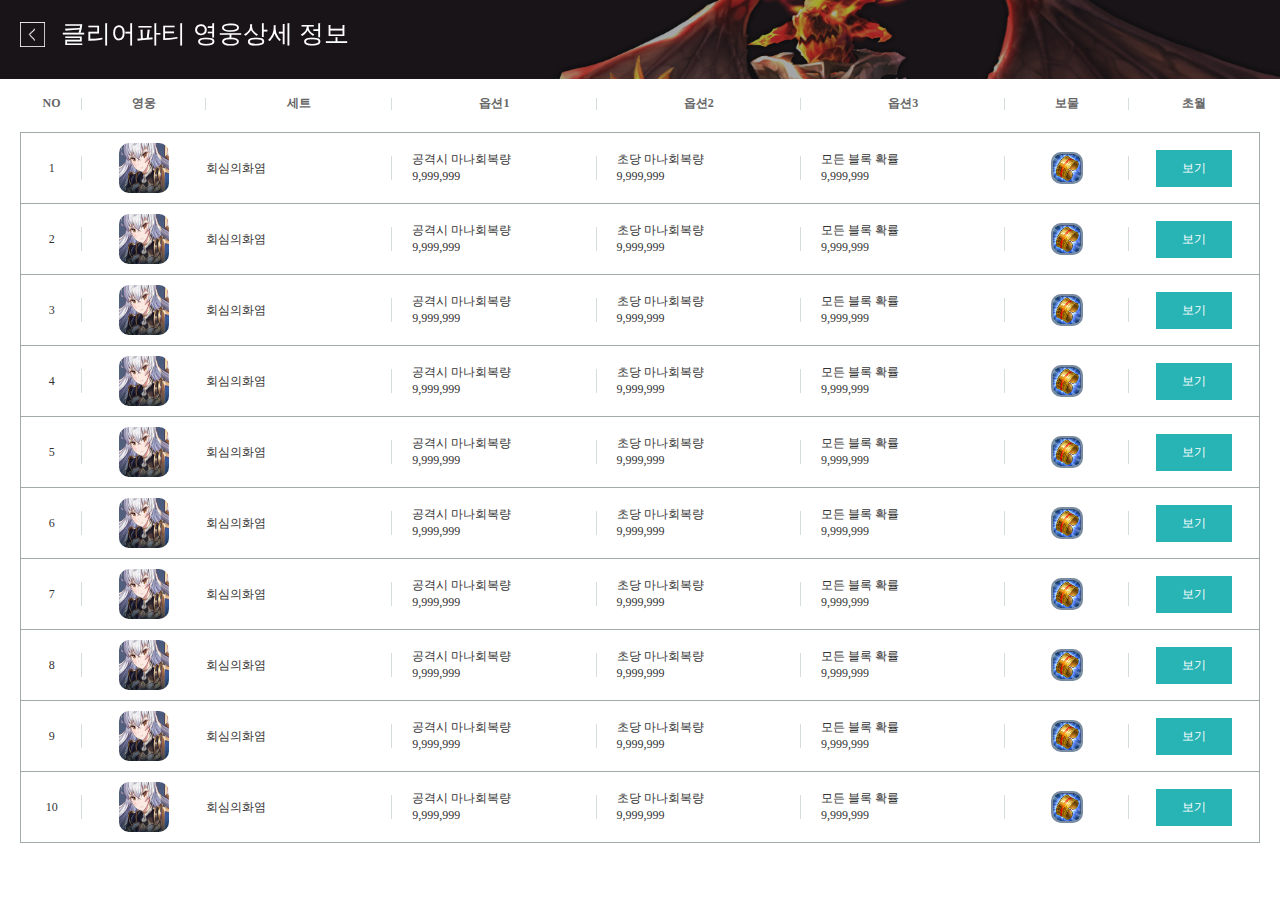
<file: content_stat_party_list_detail.html>
<!DOCTYPE html>
<html lang="ko">
  <head>
    <meta charset="utf-8">
    <meta http-equiv="X-UA-Compatible" content="IE=edge">
    <meta name="viewport" content="width=device-width, initial-scale=1">
    <title></title>
    <script src="js/jquery-3.2.1.min.js"></script>
    <link href='//spoqa.github.io/spoqa-han-sans/css/SpoqaHanSans-kr.css' rel='stylesheet' type='text/css'>
    <link rel="stylesheet" href="css/bootstrap.min.css">
    <link rel="stylesheet" href="css/bootstrap-theme.min.css">
    <script src="js/bootstrap.min.js"></script>
    <script src="js/style.js"></script>
    <link rel="stylesheet" href="css/content_stat_party_list_detail.css">
    <!--[if lt IE 9]>
      <script src="https://oss.maxcdn.com/html5shiv/3.7.2/html5shiv.min.js"></script>
      <script src="https://oss.maxcdn.com/respond/1.4.2/respond.min.js"></script>
    <![endif]-->
  </head>
  <body>
    <script>
        $(document).ready(function(){
            $('.hero_stat_item_list_head img').click(function(){
                window.location.href = 'content_stat_party_list.html';
            })

            var timer;
            $('.tool_img').on("vmousedown touchstart mousedown",function(){
                var class_chk = $(this);
                timer = setTimeout(function(){
                    $(class_chk).parent().children('.tool').show()
                },300);
            }).on("vmouseup touchend mouseup mouseleave",function(){
                var class_chk = $(this);
                clearTimeout(timer);
                $(class_chk).parent().children('.tool').hide()
            });
        })
    </script>
    <div class="hero_stat_list_wrap">
        <div class="hero_stat_item_list_head">
            <h1>
                <img src="images/img_hero_stat_list_head_arrow.png" alt="" />
                클리어파티 영웅상세 정보
            </h1>
        </div>
        <div class="hero_stat_item_list_content">
            <div id="tab-1" class="tab-content current">
                <div class="table_wrap">

                    <div class="table_scroll_wrap">
                        <table>
                            <colgroup>
                                <col width="5%" />
                                <col width="10%" />
                                <col width="15%" />
                                <col width="16.5%" />
                                <col width="16.5%" />
                                <col width="16.5%" />
                                <col width="10%" />
                                <col width="" />
                            </colgroup>
                            <thead>
                                <tr>
                                    <th>NO</th>
                                    <th>영웅</th>
                                    <th>세트</th>
                                    <th>옵션1</th>
                                    <th>옵션2</th>
                                    <th>옵션3</th>
                                    <th>보물</th>
                                    <th>초월</th>
                                </tr>
                            </thead>
                            <tbody>
                                <tr>
                                    <td>1</td>
                                    <td><img src="images/img_hero_stat_1.png" /></td>
                                    <td>회심의화염</td>
                                    <td>공격시 마나회복량<br />9,999,999</td>
                                    <td>초당 마나회복량<br />9,999,999</td>
                                    <td>모든 블록 확률<br />9,999,999</td>
                                    <td><img src="images/ico_hero_treasure.png" class="tool_img" />
                                        <div class="tool">
                                            <p>
                                                알수없는 그림이 담긴 액자
                                            </p>
                                        </div>
                                    </td>
                                    <td><button data-toggle="modal" data-target="#myModal">보기</button></td>
                                </tr>
                                <tr>
                                    <td>2</td>
                                    <td><img src="images/img_hero_stat_1.png" /></td>
                                    <td>회심의화염</td>
                                    <td>공격시 마나회복량<br />9,999,999</td>
                                    <td>초당 마나회복량<br />9,999,999</td>
                                    <td>모든 블록 확률<br />9,999,999</td>
                                    <td><img src="images/ico_hero_treasure.png" class="tool_img" />
                                        <div class="tool">
                                            <p>
                                                알수없는 그림이 담긴 액자
                                            </p>
                                        </div>
                                    </td>
                                    <td><button data-toggle="modal" data-target="#myModal">보기</button></td>
                                </tr>
                                <tr>
                                    <td>3</td>
                                    <td><img src="images/img_hero_stat_1.png" /></td>
                                    <td>회심의화염</td>
                                    <td>공격시 마나회복량<br />9,999,999</td>
                                    <td>초당 마나회복량<br />9,999,999</td>
                                    <td>모든 블록 확률<br />9,999,999</td>
                                    <td><img src="images/ico_hero_treasure.png" class="tool_img" />
                                        <div class="tool">
                                            <p>
                                                알수없는 그림이 담긴 액자
                                            </p>
                                        </div>
                                    </td>
                                    <td><button data-toggle="modal" data-target="#myModal">보기</button></td>
                                </tr>
                                <tr>
                                    <td>4</td>
                                    <td><img src="images/img_hero_stat_1.png" /></td>
                                    <td>회심의화염</td>
                                    <td>공격시 마나회복량<br />9,999,999</td>
                                    <td>초당 마나회복량<br />9,999,999</td>
                                    <td>모든 블록 확률<br />9,999,999</td>
                                    <td><img src="images/ico_hero_treasure.png" class="tool_img" />
                                        <div class="tool">
                                            <p>
                                                알수없는 그림이 담긴 액자
                                            </p>
                                        </div>
                                    </td>
                                    <td><button data-toggle="modal" data-target="#myModal">보기</button></td>
                                </tr>
                                <tr>
                                    <td>5</td>
                                    <td><img src="images/img_hero_stat_1.png" /></td>
                                    <td>회심의화염</td>
                                    <td>공격시 마나회복량<br />9,999,999</td>
                                    <td>초당 마나회복량<br />9,999,999</td>
                                    <td>모든 블록 확률<br />9,999,999</td>
                                    <td><img src="images/ico_hero_treasure.png" class="tool_img" />
                                        <div class="tool">
                                            <p>
                                                알수없는 그림이 담긴 액자
                                            </p>
                                        </div>
                                    </td>
                                    <td><button data-toggle="modal" data-target="#myModal">보기</button></td>
                                </tr>
                                <tr>
                                    <td>6</td>
                                    <td><img src="images/img_hero_stat_1.png" /></td>
                                    <td>회심의화염</td>
                                    <td>공격시 마나회복량<br />9,999,999</td>
                                    <td>초당 마나회복량<br />9,999,999</td>
                                    <td>모든 블록 확률<br />9,999,999</td>
                                    <td><img src="images/ico_hero_treasure.png" class="tool_img" />
                                        <div class="tool">
                                            <p>
                                                알수없는 그림이 담긴 액자
                                            </p>
                                        </div>
                                    </td>
                                    <td><button data-toggle="modal" data-target="#myModal">보기</button></td>
                                </tr>
                                <tr>
                                    <td>7</td>
                                    <td><img src="images/img_hero_stat_1.png" /></td>
                                    <td>회심의화염</td>
                                    <td>공격시 마나회복량<br />9,999,999</td>
                                    <td>초당 마나회복량<br />9,999,999</td>
                                    <td>모든 블록 확률<br />9,999,999</td>
                                    <td><img src="images/ico_hero_treasure.png" class="tool_img" />
                                        <div class="tool">
                                            <p>
                                                알수없는 그림이 담긴 액자
                                            </p>
                                        </div>
                                    </td>
                                    <td><button data-toggle="modal" data-target="#myModal">보기</button></td>
                                </tr>
                                <tr>
                                    <td>8</td>
                                    <td><img src="images/img_hero_stat_1.png" /></td>
                                    <td>회심의화염</td>
                                    <td>공격시 마나회복량<br />9,999,999</td>
                                    <td>초당 마나회복량<br />9,999,999</td>
                                    <td>모든 블록 확률<br />9,999,999</td>
                                    <td><img src="images/ico_hero_treasure.png" class="tool_img" />
                                        <div class="tool">
                                            <p>
                                                알수없는 그림이 담긴 액자
                                            </p>
                                        </div>
                                    </td>
                                    <td><button data-toggle="modal" data-target="#myModal">보기</button></td>
                                </tr>
                                <tr>
                                    <td>9</td>
                                    <td><img src="images/img_hero_stat_1.png" /></td>
                                    <td>회심의화염</td>
                                    <td>공격시 마나회복량<br />9,999,999</td>
                                    <td>초당 마나회복량<br />9,999,999</td>
                                    <td>모든 블록 확률<br />9,999,999</td>
                                    <td><img src="images/ico_hero_treasure.png" class="tool_img" />
                                        <div class="tool">
                                            <p>
                                                알수없는 그림이 담긴 액자
                                            </p>
                                        </div>
                                    </td>
                                    <td><button data-toggle="modal" data-target="#myModal">보기</button></td>
                                </tr>
                                <tr>
                                    <td>10</td>
                                    <td><img src="images/img_hero_stat_1.png" /></td>
                                    <td>회심의화염</td>
                                    <td>공격시 마나회복량<br />9,999,999</td>
                                    <td>초당 마나회복량<br />9,999,999</td>
                                    <td>모든 블록 확률<br />9,999,999</td>
                                    <td><img src="images/ico_hero_treasure.png" class="tool_img" />
                                        <div class="tool">
                                            <p>
                                                알수없는 그림이 담긴 액자
                                            </p>
                                        </div>
                                    </td>
                                    <td><button data-toggle="modal" data-target="#myModal">보기</button></td>
                                </tr>
                            </tbody>
                        </table>
                    </div>
                </div>
                <!-- Modal -->
                <div class="modal fade" id="myModal" tabindex="-1" role="dialog" aria-labelledby="myModalLabel" aria-hidden="true">
                    <div class="modal-dialog">
                    <div class="modal-content">
                        <div class="modal-header">
                        <button type="button" class="close" data-dismiss="modal" aria-label="Close">
                            <span aria-hidden="true">&times;</span>
                        </button>
                        <h4 class="modal-title" id="myModalLabel">마왕카셀 <span>초월특성</span></h4>
                        </div>
                        <div class="modal-body">
                            <div>
                                <h2>1</h2>
                                <div>
                                    <ul>
                                        <li><img src="images/img_hero_pop_item.png" alt="item" class="on" /></li>
                                        <li><img src="images/img_hero_pop_item.png" alt="item" class="gray" /></li>
                                        <li><img src="images/img_hero_pop_item.png" alt="item" class="on" /></li>
                                        <li><img src="images/img_hero_pop_item.png" alt="item" class="on" /></li>
                                        <li><img src="images/img_hero_pop_item.png" alt="item" class="on" /></li>
                                        <li><img src="images/img_hero_pop_item.png" alt="item" class="on" /></li>
                                    </ul>
                                </div>
                            </div>
                            <div>
                                <h2>2</h2>
                                <div>
                                    <ul>
                                        <li><img src="images/img_hero_pop_item.png" alt="item" class="on" /></li>
                                        <li><img src="images/img_hero_pop_item.png" alt="item" class="gray" /></li>
                                        <li><img src="images/img_hero_pop_item.png" alt="item" class="on" /></li>
                                        <li><img src="images/img_hero_pop_item.png" alt="item" class="on" /></li>
                                        <li><img src="images/img_hero_pop_item.png" alt="item" class="on" /></li>
                                        <li><img src="images/img_hero_pop_item.png" alt="item" class="on" /></li>
                                    </ul>
                                </div>
                            </div>
                            <div>
                                <h2>3</h2>
                                <div>
                                    <ul>
                                        <li><img src="images/img_hero_pop_item.png" alt="item" class="on" /></li>
                                        <li><img src="images/img_hero_pop_item.png" alt="item" class="gray" /></li>
                                        <li><img src="images/img_hero_pop_item.png" alt="item" class="on"/></li>
                                        <li><img src="images/img_hero_pop_item.png" alt="item" class="on" /></li>
                                        <li><img src="images/img_hero_pop_item.png" alt="item" class="on" /></li>
                                        <li><img src="images/img_hero_pop_item.png" alt="item" class="on" /></li>
                                        <li><img src="images/img_hero_pop_item.png" alt="item" class="on" /></li>
                                        <li><img src="images/img_hero_pop_item.png" alt="item" class="gray" /></li>
                                        <li><img src="images/img_hero_pop_item.png" alt="item" class="on" /></li>
                                        <li><img src="images/img_hero_pop_item.png" alt="item" class="on" /></li>
                                        <li><img src="images/img_hero_pop_item.png" alt="item" class="on" /></li>
                                        <li><img src="images/img_hero_pop_item.png" alt="item" class="on" /></li>
                                    </ul>
                                </div>
                            </div>
                            <div>
                                <h2>5</h2>
                                <div>
                                    <ul>
                                        <li><img src="images/img_hero_pop_item.png" alt="item" class="on" /></li>
                                        <li><img src="images/img_hero_pop_item.png" alt="item" class="gray" /></li>
                                        <li><img src="images/img_hero_pop_item.png" alt="item" class="on" /></li>
                                        <li><img src="images/img_hero_pop_item.png" alt="item" class="on" /></li>
                                        <li><img src="images/img_hero_pop_item.png" alt="item" class="on" /></li>
                                        <li><img src="images/img_hero_pop_item.png" alt="item" class="on" /></li>
                                    </ul>
                                </div>
                            </div>
                        </div>
                        <div class="modal-footer">
                            <button type="button" data-dismiss="modal">확인</button>
                        </div>
                    </div>
                    </div>
                </div>
            </div><!-- tab1 -->
        </div>
    </div>
  </body>
</html>
</file>
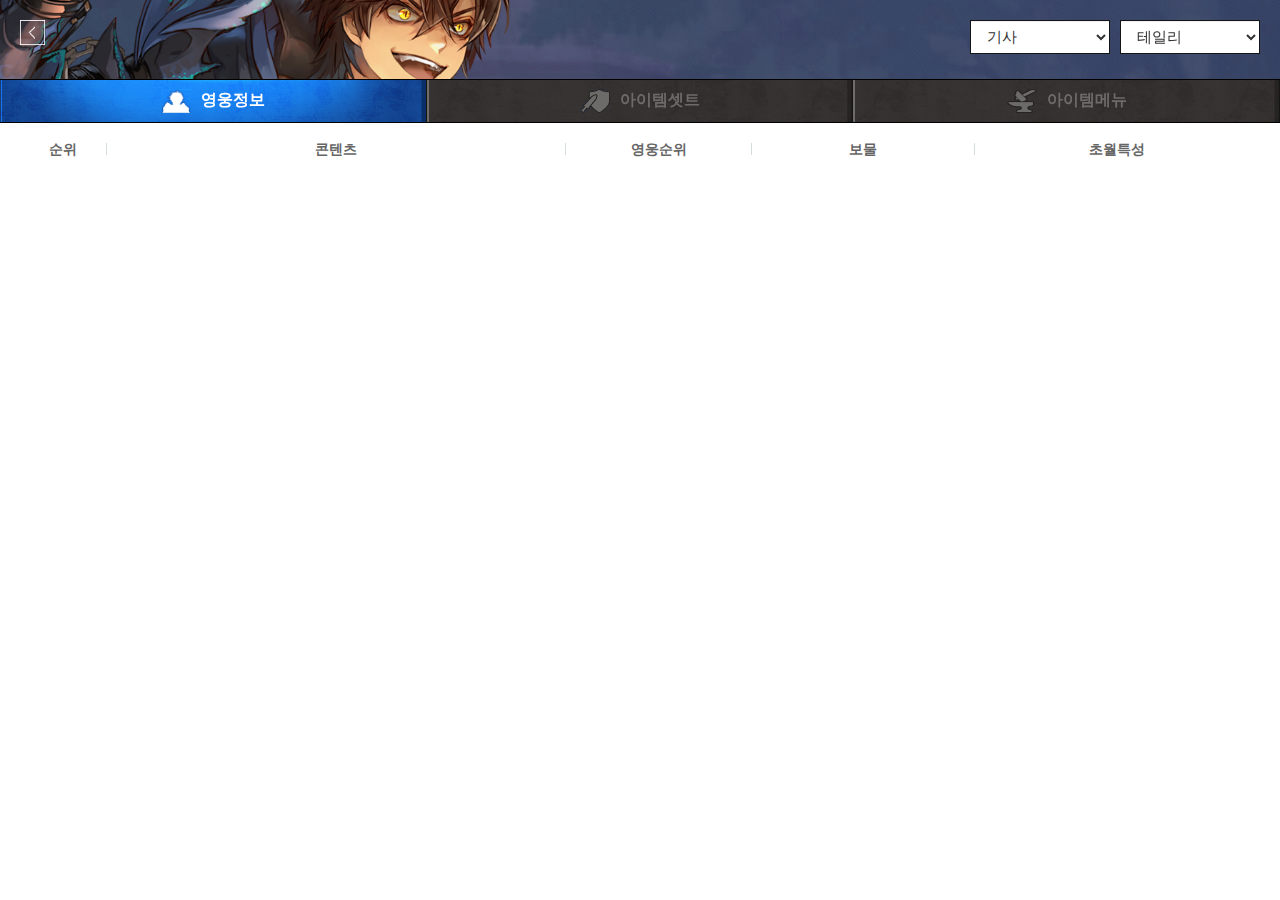
<file: hero_stat_item_list.html>
<!DOCTYPE html>
<html lang="ko">
  <head>
    <meta charset="utf-8">
    <meta http-equiv="X-UA-Compatible" content="IE=edge">
    <meta name="viewport" content="width=device-width, initial-scale=1">
    <title></title>
    <script src="js/jquery-3.2.1.min.js"></script>
    <script src="js/jquery.ajax-cross-origin.min.js"></script>
    <link href='http://spoqa.github.io/spoqa-han-sans/css/SpoqaHanSans-kr.css' rel='stylesheet' type='text/css'>
    <link rel="stylesheet" href="css/bootstrap.min.css">
    <link rel="stylesheet" href="css/bootstrap-theme.min.css">
    <script src="js/bootstrap.min.js"></script>
    <script src="js/style.js"></script>
    <link rel="stylesheet" href="css/hero_stat_item_list.css">
    <!--[if lt IE 9]>
      <script src="https://oss.maxcdn.com/html5shiv/3.7.2/html5shiv.min.js"></script>
      <script src="https://oss.maxcdn.com/respond/1.4.2/respond.min.js"></script>
    <![endif]-->
  </head>
  <body>
    <script>
        $(document).ready(function(){
            $('.hero_stat_item_list_head img').click(function(){
                window.location.href = 'hero_stat_list.html';
            })

            var timer;
            $('.tool_img').on("vmousedown touchstart mousedown",function(){
                var class_chk = $(this);
                timer = setTimeout(function(){
                    $(class_chk).parent().children('.tool').show()
                },300);
            }).on("vmouseup touchend mouseup mouseleave",function(){
                var class_chk = $(this);
                clearTimeout(timer);
                $(class_chk).parent().children('.tool').hide()
            });

            var timer_sub;
            $('.modal-body li').on("vmousedown touchstart mousedown",function(){
                var class_chk_sub = $(this);
                timer = setTimeout(function(){
                    $(class_chk_sub).children('.modal_tool').show()
                },300);
            }).on("vmouseup touchend mouseup mouseleave",function(){
                var class_chk_sub = $(this);
                clearTimeout(timer);
                $(class_chk_sub).children('.modal_tool').hide()
            });
        })
    </script>
    <div class="hero_stat_list_wrap">
        <div style="overflow:hidden;position:fixed;width:100%;z-index:2">
            <div class="hero_stat_item_list_head">
                <div>
                    <img src="images/img_hero_stat_list_head_arrow.png" alt="" />
                </div>
                <div>
                    <select class="form-control">
                        <option>기사</option>
                        <option>전사</option>
                        <option>암살자</option>
                        <option>궁수</option>
                    </select>
                    <select class="form-control">
                        <option>테일리</option>
                        <option>도자르타</option>
                        <option>글렌위스</option>
                        <option>로만</option>
                    </select>
                </div>
            </div>
            <div>
                <ul class="tabs">
                    <li class="tab-link current" data-tab="tab-1"><img src="images/img_hero_tab_on1_bg.png" />영웅정보</li>
                    <li class="tab-link" data-tab="tab-2"><img src="images/img_hero_tab_off2_bg.png" />아이템셋트</li>
                    <li class="tab-link" data-tab="tab-3"><img src="images/img_hero_tab_off3_bg.png" />아이템메뉴</li>
                </ul>
            </div>
        </div>
        <div class="hero_stat_item_list_content">
            
            <script>
                $(document).ready(function(){
                    $('.tabs li').click(function(){
                        if($('.tabs li:first-child').hasClass('current')){
                            $('.tabs li:first-child img').attr('src','images/img_hero_tab_on1_bg.png');
                            $('.tabs li:nth-child(2) img').attr('src','images/img_hero_tab_off2_bg.png');
                            $('.tabs li:last-child img').attr('src','images/img_hero_tab_off3_bg.png');
                        }
                        else if($('.tabs li:nth-child(2)').hasClass('current')){
                            $('.tabs li:nth-child(2) img').attr('src','images/img_hero_tab_on2_bg.png');
                            $('.tabs li:first-child img').attr('src','images/img_hero_tab_off1_bg.png');
                            $('.tabs li:last-child img').attr('src','images/img_hero_tab_off3_bg.png');
                        }
                        else if($('.tabs li:last-child').hasClass('current')){
                            $('.tabs li:last-child img').attr('src','images/img_hero_tab_on3_bg.png');
                            $('.tabs li:first-child img').attr('src','images/img_hero_tab_off1_bg.png');
                            $('.tabs li:nth-child(2) img').attr('src','images/img_hero_tab_off2_bg.png');
                        }
                    })
                })
            </script>
            <div id="tab-1" class="tab-content current">
                <div class="table_wrap">
                    <table>
                        <colgroup>
                            <col width="7%" />
                            <col width="37%" />
                            <col width="15%" />
                            <col width="" />
                            <col width="23%" />
                        </colgroup>
                        <thead>
                            <tr class="fixed_top">
                                <th>순위</th>
                                <th>콘텐츠</th>
                                <th>영웅순위</th>
                                <th>보물</th>
                                <th>초월특성</th>
                            </tr>
                        </thead>
                    </table>
                    <div class="table_scroll_wrap">
                    <table>
                        <colgroup>
                            <col width="7%" />
                            <col width="37%" />
                            <col width="15%" />
                            <col width="" />
                            <col width="23%" />
                        </colgroup>
                        <tbody id="hero_list">
                            <!--<tr>
                                <td><img src="images/ico_1st.png" alt="" /></td>
                                <td>블랙 드래곤 8T 1단계</td>
                                <td>12위</td>
                                <td><img src="images/ico_hero_treasure.png" alt="보물" class="tool_img" />
                                    <div class="tool">
                                        <p>
                                            알수없는 그림이 담긴 액자
                                        </p>
                                    </div>
                                </td>
                                <td><button data-toggle="modal" data-target="#myModal">초월특성보기</button></td>
                            </tr>
                            <tr>
                                <td><img src="images/ico_2st.png" alt="" /></td>
                                <td>블랙 드래곤 8T 1단계</td>
                                <td>12위</td>
                                <td><img src="images/ico_hero_treasure.png" alt="보물" class="tool_img" />
                                    <div class="tool">
                                        <p>
                                            알수없는 그림이 담긴 액자
                                        </p>
                                    </div>
                                </td>
                                <td><button data-toggle="modal" data-target="#myModal">초월특성보기</button></td>
                            </tr>
                            <tr>
                                <td><img src="images/ico_3st.png" alt="" /></td>
                                <td>블랙 드래곤 8T 1단계</td>
                                <td>12위</td>
                                <td><img src="images/ico_hero_treasure.png" alt="보물" class="tool_img" />
                                    <div class="tool">
                                        <p>
                                            알수없는 그림이 담긴 액자
                                        </p>
                                    </div>
                                </td>
                                <td><button data-toggle="modal" data-target="#myModal">초월특성보기</button></td>
                            </tr>
                            
                            <tr>
                                <td>4</td>
                                <td>블랙 드래곤 8T 1단계</td>
                                <td>12위</td>
                                <td><img src="images/ico_hero_treasure.png" alt="보물" />
                                    <div class="tool">
                                        <p>
                                            알수없는 그림이 담긴 액자
                                        </p>
                                    </div>
                                </td>
                                <td><button data-toggle="modal" data-target="#myModal">초월특성보기</button></td>
                            </tr>
                            <tr>
                                <td>5</td>
                                <td>블랙 드래곤 8T 1단계</td>
                                <td>12위</td>
                                <td><img src="images/ico_hero_treasure.png" alt="보물" />
                                    <div class="tool">
                                        <p>
                                            알수없는 그림이 담긴 액자
                                        </p>
                                    </div>
                                </td>
                                <td><button data-toggle="modal" data-target="#myModal">초월특성보기</button></td>
                            </tr>
                            <tr>
                                <td>6</td>
                                <td>블랙 드래곤 8T 1단계</td>
                                <td>12위</td>
                                <td><img src="images/ico_hero_treasure.png" alt="보물" />
                                    <div class="tool">
                                        <p>
                                            알수없는 그림이 담긴 액자
                                        </p>
                                    </div>
                                </td>
                                <td><button data-toggle="modal" data-target="#myModal">초월특성보기</button></td>
                            </tr>-->
                        </tbody>
                    </table>
                    </div>
                </div>
                <!-- Modal -->
                <div class="modal fade" id="myModal" tabindex="-1" role="dialog" aria-labelledby="myModalLabel" aria-hidden="true">
                    <div class="modal-dialog">
                    <div class="modal-content">
                        <div class="modal-header">
                        <button type="button" class="close" data-dismiss="modal" aria-label="Close">
                            <span aria-hidden="true">&times;</span>
                        </button>
                        <h4 class="modal-title" id="myModalLabel">마왕카셀 <span>초월특성</span></h4>
                        </div>
                        <div class="modal-body">
                            <div>
                                <h2>1</h2>
                                <div>
                                    <ul>
                                        <li><img src="images/img_hero_pop_item.png" alt="item" class="on modal_tool_img" />
                                            <div class="modal_tool">
                                                <p>
                                                    잊혀진 심판자의 깃털
                                                </p>
                                            </div>
                                        </li>
                                        <li><img src="images/img_hero_pop_item.png" alt="item" class="gray modal_tool_img" />
                                            <div class="modal_tool">
                                                <p>
                                                    잊혀진 심판자의 깃털
                                                </p>
                                            </div>
                                        </li>
                                        <li><img src="images/img_hero_pop_item.png" alt="item" class="on modal_tool_img" />
                                            <div class="modal_tool">
                                                <p>
                                                    잊혀진 심판자의 깃털
                                                </p>
                                            </div>
                                        </li>
                                        <li><img src="images/img_hero_pop_item.png" alt="item" class="on modal_tool_img" />
                                            <div class="modal_tool">
                                                <p>
                                                    잊혀진 심판자의 깃털
                                                </p>
                                            </div>
                                        </li>
                                        <li><img src="images/img_hero_pop_item.png" alt="item" class="on modal_tool_img" />
                                            <div class="modal_tool">
                                                <p>
                                                    잊혀진 심판자의 깃털
                                                </p>
                                            </div>
                                        </li>
                                        <li><img src="images/img_hero_pop_item.png" alt="item" class="on modal_tool_img" />
                                            <div class="modal_tool">
                                                <p>
                                                    잊혀진 심판자의 깃털
                                                </p>
                                            </div>
                                        </li>
                                    </ul>
                                </div>
                            </div>
                            <div>
                                <h2>2</h2>
                                <div>
                                    <ul>
                                        <li><img src="images/img_hero_pop_item.png" alt="item" class="on modal_tool_img" />
                                            <div class="modal_tool">
                                                <p>
                                                    잊혀진 심판자의 깃털
                                                </p>
                                            </div>
                                        </li>
                                        <li><img src="images/img_hero_pop_item.png" alt="item" class="gray modal_tool_img" />
                                            <div class="modal_tool">
                                                <p>
                                                    잊혀진 심판자의 깃털
                                                </p>
                                            </div>
                                        </li>
                                        <li><img src="images/img_hero_pop_item.png" alt="item" class="on modal_tool_img" />
                                            <div class="modal_tool">
                                                <p>
                                                    잊혀진 심판자의 깃털
                                                </p>
                                            </div>
                                        </li>
                                        <li><img src="images/img_hero_pop_item.png" alt="item" class="on modal_tool_img" />
                                            <div class="modal_tool">
                                                <p>
                                                    잊혀진 심판자의 깃털
                                                </p>
                                            </div>
                                        </li>
                                        <li><img src="images/img_hero_pop_item.png" alt="item" class="on modal_tool_img" />
                                            <div class="modal_tool">
                                                <p>
                                                    잊혀진 심판자의 깃털
                                                </p>
                                            </div>
                                        </li>
                                        <li><img src="images/img_hero_pop_item.png" alt="item" class="on modal_tool_img" />
                                            <div class="modal_tool">
                                                <p>
                                                    잊혀진 심판자의 깃털
                                                </p>
                                            </div>
                                        </li>
                                    </ul>
                                </div>
                            </div>
                            <div>
                                <h2>3</h2>
                                <div>
                                    <ul>
                                        <li><img src="images/img_hero_pop_item.png" alt="item" class="on modal_tool_img" />
                                            <div class="modal_tool">
                                                <p>
                                                    잊혀진 심판자의 깃털
                                                </p>
                                            </div>
                                        </li>
                                        <li><img src="images/img_hero_pop_item.png" alt="item" class="gray modal_tool_img" />
                                            <div class="modal_tool">
                                                <p>
                                                    잊혀진 심판자의 깃털
                                                </p>
                                            </div>
                                        </li>
                                        <li><img src="images/img_hero_pop_item.png" alt="item" class="on modal_tool_img" />
                                            <div class="modal_tool">
                                                <p>
                                                    잊혀진 심판자의 깃털
                                                </p>
                                            </div>
                                        </li>
                                        <li><img src="images/img_hero_pop_item.png" alt="item" class="on modal_tool_img" />
                                            <div class="modal_tool">
                                                <p>
                                                    잊혀진 심판자의 깃털
                                                </p>
                                            </div>
                                        </li>
                                        <li><img src="images/img_hero_pop_item.png" alt="item" class="on modal_tool_img" />
                                            <div class="modal_tool">
                                                <p>
                                                    잊혀진 심판자의 깃털
                                                </p>
                                            </div>
                                        </li>
                                        <li><img src="images/img_hero_pop_item.png" alt="item" class="on modal_tool_img" />
                                            <div class="modal_tool">
                                                <p>
                                                    잊혀진 심판자의 깃털
                                                </p>
                                            </div>
                                        </li>
                                    </ul>
                                    <ul>
                                        <li><img src="images/img_hero_pop_item.png" alt="item" class="on modal_tool_img" />
                                            <div class="modal_tool">
                                                <p>
                                                    잊혀진 심판자의 깃털
                                                </p>
                                            </div>
                                        </li>
                                        <li><img src="images/img_hero_pop_item.png" alt="item" class="gray modal_tool_img" />
                                            <div class="modal_tool">
                                                <p>
                                                    잊혀진 심판자의 깃털
                                                </p>
                                            </div>
                                        </li>
                                        <li><img src="images/img_hero_pop_item.png" alt="item" class="on modal_tool_img" />
                                            <div class="modal_tool">
                                                <p>
                                                    잊혀진 심판자의 깃털
                                                </p>
                                            </div>
                                        </li>
                                        <li><img src="images/img_hero_pop_item.png" alt="item" class="on modal_tool_img" />
                                            <div class="modal_tool">
                                                <p>
                                                    잊혀진 심판자의 깃털
                                                </p>
                                            </div>
                                        </li>
                                        <li><img src="images/img_hero_pop_item.png" alt="item" class="on modal_tool_img" />
                                            <div class="modal_tool">
                                                <p>
                                                    잊혀진 심판자의 깃털
                                                </p>
                                            </div>
                                        </li>
                                        <li><img src="images/img_hero_pop_item.png" alt="item" class="on modal_tool_img" />
                                            <div class="modal_tool">
                                                <p>
                                                    잊혀진 심판자의 깃털
                                                </p>
                                            </div>
                                        </li>
                                    </ul>
                                </div>
                            </div>
                            <div>
                                <h2>5</h2>
                                <div>
                                    <ul>
                                        <li><img src="images/img_hero_pop_item.png" alt="item" class="on modal_tool_img" />
                                            <div class="modal_tool">
                                                <p>
                                                    잊혀진 심판자의 깃털
                                                </p>
                                            </div>
                                        </li>
                                        <li><img src="images/img_hero_pop_item.png" alt="item" class="gray modal_tool_img" />
                                            <div class="modal_tool">
                                                <p>
                                                    잊혀진 심판자의 깃털
                                                </p>
                                            </div>
                                        </li>
                                        <li><img src="images/img_hero_pop_item.png" alt="item" class="on modal_tool_img" />
                                            <div class="modal_tool">
                                                <p>
                                                    잊혀진 심판자의 깃털
                                                </p>
                                            </div>
                                        </li>
                                        <li><img src="images/img_hero_pop_item.png" alt="item" class="on modal_tool_img" />
                                            <div class="modal_tool">
                                                <p>
                                                    잊혀진 심판자의 깃털
                                                </p>
                                            </div>
                                        </li>
                                        <li><img src="images/img_hero_pop_item.png" alt="item" class="on modal_tool_img" />
                                            <div class="modal_tool">
                                                <p>
                                                    잊혀진 심판자의 깃털
                                                </p>
                                            </div>
                                        </li>
                                        <li><img src="images/img_hero_pop_item.png" alt="item" class="on modal_tool_img" />
                                            <div class="modal_tool">
                                                <p>
                                                    잊혀진 심판자의 깃털
                                                </p>
                                            </div>
                                        </li>
                                    </ul>
                                </div>
                            </div>
                        </div>
                        <div class="modal-footer">
                            <button type="button" data-dismiss="modal">확인</button>
                        </div>
                    </div>
                    </div>
                </div>
            </div><!-- tab1 -->
            <div id="tab-2" class="tab-content">
                <div class="table_wrap">
                    <table>
                        <colgroup>
                            <col width="10%" />
                            <col width="" />
                            <col width="43%" />
                            <col width="15%" />
                        </colgroup>
                        <thead>
                            <tr>
                                <th>순위</th>
                                <th>아이템 세트</th>
                                <th>세트옵션</th>
                                <th>착용비율</th>
                            </tr>
                        </thead>
                    <div class="table_scroll_wrap">
                            <tbody id="item_list">
                            <!--
                                <tr>
                                    <td><img src="images/ico_1st.png" alt="" /></td>
                                    <td>
                                        <div>
                                            <img src="images/img_hero_stat_table2_item.png" alt="item" />
                                            <img src="images/img_hero_stat_table2_item.png" alt="item" />
                                            <img src="images/img_hero_stat_table2_item.png" alt="item" />
                                            <img src="images/img_hero_stat_table2_item.png" alt="item" />
                                            <img src="images/img_hero_stat_table2_item.png" alt="item" />
                                            <span>신속의어둠</span>
                                        </div>
                                    </td>
                                    <td>보스에게 입히는 피해가 12 % 증가,<br /> 
                                        받는 피해가 12% 감소합니다.</td>
                                    <td>95%</td>
                                </tr>
                                <tr>
                                    <td><img src="images/ico_2st.png" alt="" /></td>
                                    <td>
                                        <div>
                                            <img src="images/img_hero_stat_table2_item.png" alt="item" />
                                            <img src="images/img_hero_stat_table2_item.png" alt="item" />
                                            <img src="images/img_hero_stat_table2_item.png" alt="item" />
                                            <span>신속의어둠</span>
                                        </div>
                                    </td>
                                    <td>보스에게 입히는 피해가 12 % 증가,<br /> 
                                        받는 피해가 12% 감소합니다.</td>
                                    <td>95%</td>
                                </tr>
                                <tr>
                                    <td><img src="images/ico_3st.png" alt="" /></td>
                                    <td>
                                        <div>
                                            <img src="images/img_hero_stat_table2_item.png" alt="item" />
                                            <img src="images/img_hero_stat_table2_item.png" alt="item" />
                                            <img src="images/img_hero_stat_table2_item.png" alt="item" />
                                            <span>신속의어둠</span>
                                        </div>
                                    </td>
                                    <td>보스에게 입히는 피해가 12 % 증가,<br /> 
                                        받는 피해가 12% 감소합니다.</td>
                                    <td>95%</td>
                                </tr>
                                -->
                            </tbody>
                        </table>
                    </div>
                </div>
            </div><!-- tab2 -->
            <div id="tab-3" class="tab-content">
                <div class="table_wrap">
                    <table>
                        <colgroup>
                            <col width="10%" />
                            <col width="30%" />
                            <col width="15%" />
                            <col width="45%" />
                        </colgroup>
                        <thead>
                            <tr>
                                <th>순위</th>
                                <th>옵션</th>
                                <th>평균수치</th>
                                <th>셋팅비율</th>
                            </tr>
                        </thead>
                    </table>
                    <div class="table_scroll_wrap">
                    <table>
                        <colgroup>
                            <col width="10%" />
                            <col width="30%" />
                            <col width="15%" />
                            <col width="45%" />
                        </colgroup>
                        
                            <tbody id="item_option_list">
                            <!--
                                <tr>
                                    <td><img src="images/ico_1st.png" alt="" /></td>
                                    <td>공격시 마나 회복량</td>
                                    <td>9,999,999</td>
                                    <td>
                                        <div class="progress_wrap">
                                            <div class="flag"></div>
                                            <div class="line_wrap"><span style="width:80%"></span></div>
                                        </div>
                                        <div class="sum">80%</div>
                                    </td>
                                </tr>
                                <tr>
                                    <td><img src="images/ico_2st.png" alt="" /></td>
                                    <td>공격시 마나 회복량</td>
                                    <td>9,999,999</td>
                                    <td>
                                        <div class="progress_wrap">
                                            <div class="flag"></div>
                                            <div class="line_wrap"><span style="width:90%"></span></div>
                                        </div>
                                        <div class="sum">90%</div>
                                    </td>
                                </tr>
                                <tr>
                                    <td><img src="images/ico_3st.png" alt="" /></td>
                                    <td>공격시 마나 회복량</td>
                                    <td>9,999,999</td>
                                    <td>
                                        <div class="progress_wrap">
                                            <div class="flag"></div>
                                            <div class="line_wrap"><span style="width:90%"></span></div>
                                        </div>
                                        <div class="sum">90%</div>
                                    </td>
                                </tr>
                                -->
                            </tbody>
                        </div>
                    </table>
                </div>
            </div> 
        </div>
    </div>
    <script>
        var hero_no = location.search.split('hero_no=')[1];
        function hero_ajax_list() {
            $.ajax({
                crossDomain: true,
                url: "https://s3.ap-northeast-2.amazonaws.com/game-stats.kingsraid.com/live/kr-stats/v1/localizations/ko.json",
                success: function (data) {
                    lang_kor = data;
                    // 영웅정보 가져오기
                    $.ajax({
                        crossDomain: true,
                        url: "https://s3.ap-northeast-2.amazonaws.com/game-stats.kingsraid.com/live/kr-stats/v1/heros/contents/"+hero_no+".json",
                        success: function (data) {
                            responseObject = data;
                            if (responseObject.Ranks != 'undefined') {
                                for (var z = 0; z < responseObject.Ranks.length; z++) {
                                    var BattleIndex = lang_kor.DUNGEON_NAME.SMALL_CATEGORY[responseObject.Ranks[z]['BattleIndex']];
                                    var TreasureItemIndex = responseObject.Ranks[z]['TreasureItemIndex'];
                                    var TreasureItemName = lang_kor.ITEM_NAME[responseObject.Ranks[z]['TreasureItemIndex']];
                                    var DungeonRank = responseObject.Ranks[z]['DungeonRank'];
                                    var rank_no = z + 1;
                                    if(rank_no < 4){
                                        rank_no = '<img src="images/ico_'+rank_no+'st.png" alt="" />';
                                    }
                                    $("#hero_list").append(
                                        '\n' +
                                        '                            <tr>\n' +
                                        '                                <td>'+rank_no+'</td>\n' +
                                        '                                <td>'+BattleIndex+'</td>\n' +
                                        '                                <td>'+DungeonRank+'위</td>\n' +
                                        '                                <td style="position:relative;z-index:1"><img class="tool_img" src="https://s3.ap-northeast-2.amazonaws.com/game-stats.kingsraid.com/live/kr-stats/v1/static/item-icons/'+TreasureItemIndex+'.png" alt="보물" />\n' +
                                        '                                    <div class="tool">\n' +
                                        '                                        <p>\n' +
                                        '                                            '+TreasureItemName+'\n' +
                                        '                                        </p>\n' +
                                        '                                    </div>\n' +
                                        '                                </td>\n' +
                                        '                                <td><button data-toggle="modal" data-target="#myModal">초월특성보기</button></td>\n' +
                                        '                            </tr>'
                                    );
                                }
                                var timer;
                                $('.tool_img').on("vmousedown touchstart mousedown",function(){
                                    var class_chk = $(this);
                                    timer = setTimeout(function(){
                                        $(class_chk).parent().children('.tool').show()
                                    },300);
                                }).on("vmouseup touchend mouseup mouseleave",function(){
                                    var class_chk = $(this);
                                    clearTimeout(timer);
                                    $(class_chk).parent().children('.tool').hide()
                                });
                            }
                        }
                    });
                    // 아이템 세트 정보 가져오기
                    $.ajax({
                        crossDomain: true,
                        url: "https://s3.ap-northeast-2.amazonaws.com/game-stats.kingsraid.com/live/kr-stats/v1/heros/setitems/"+hero_no+".json",
                        success: function (data) {
                            responseObject = data;
                            if (responseObject.Ranks != 'undefined') {
                                for (var z = 0; z < responseObject.Ranks.length; z++) {
                                    var SetIndex = responseObject.Ranks[z]['SetIndex'];
                                    var SetName = lang_kor.DUNGEON_NAME.SMALL_CATEGORY[SetIndex];
                                    var OptionIndex = responseObject.Ranks[z]['OptionIndex'];
                                    var OptionName = lang_kor.OPERATION_TYPE[OptionIndex] + ' ' + responseObject.Ranks[z]['OptionValue'] + '%';
                                    var EquipRatio = responseObject.Ranks[z]['EquipRatio'];
                                    var rank_no = z + 1;
                                    if(rank_no < 4){
                                        rank_no = '<img src="images/ico_'+rank_no+'st.png" alt="" />';
                                    }
                                    $("#item_list").append(
                                        '\n' +
                                        '                            <tr>\n' +
                                        '                                <td>'+rank_no+'</td>\n' +
                                        '                                <td>\n' +
                                        '                                    <div style="width:225px;position:relative;z-index:1">\n' +
                                        '                                        <img src="images/img_hero_stat_table2_item.png" alt="item" />\n' +
                                        '                                        <img src="images/img_hero_stat_table2_item.png" alt="item" />\n' +
                                        '                                        <img src="images/img_hero_stat_table2_item.png" alt="item" />\n' +
                                        '                                        <img src="images/img_hero_stat_table2_item.png" alt="item" />\n' +
                                        '                                        <img src="images/img_hero_stat_table2_item.png" alt="item" />\n' +
                                                                               
                                        '                                    </div>\n' +
                                        '                                    <span>'+SetName+'</span>\n' +
                                        '                                </td>\n' +
                                        '                                <td>' + OptionName+'</td>\n' +
                                        '                                <td>'+EquipRatio+'%</td>\n' +
                                        '                            </tr>'
                                    );
                                }
                            }
                        }
                    });
                    // 아이템 옵션 정보 가져오기
                    $.ajax({
                        crossDomain: true,
                        url: "https://s3.ap-northeast-2.amazonaws.com/game-stats.kingsraid.com/live/kr-stats/v1/heros/item-options/"+hero_no+".json",
                        success: function (data) {
                            responseObject = data;
                            if (responseObject.Ranks != 'undefined') {
                                for (var z = 0; z < responseObject.Ranks.length; z++) {
                                    var OptionIndex = responseObject.Ranks[z]['OptionIndex'];
                                    var OptionName = lang_kor.OPERATION_TYPE[OptionIndex];
                                    var OptionValue = responseObject.Ranks[z]['OptionValue'];
                                    var SetRatio = responseObject.Ranks[z]['SetRatio'];
                                    var rank_no = z + 1;
                                    if(rank_no < 4){
                                        rank_no = '<img src="images/ico_'+rank_no+'st.png" alt="" />';
                                    }
                                    $("#item_option_list").append(
                                        '\n' +
                                        '                            <tr>\n' +
                                        '                                <td>'+rank_no+'</td>\n' +
                                        '                                <td>'+OptionName+'</td>\n' +
                                        '                                <td>'+OptionValue+'</td>\n' +
                                        '                                <td>\n' +
                                        '                                    <div class="progress_wrap_c">\n' +
                                            '                                    <div class="progress_wrap">\n' +
                                            '                                        <div class="flag"></div>\n' +
                                            '                                        <div class="line_wrap"><span style="width:'+SetRatio+'%"></span></div>\n' +
                                            '                                    <div class="sum">'+SetRatio+'%</div>\n' +
                                            '                                    </div>\n' +
                                            
                                        '                                    <div>\n' +
                                        '                                </td>\n' +
                                        '                            </tr>'
                                    );
                                }
                            }
                        }
                    });
                }
            });
        }
        $(document).ready(function(){ hero_ajax_list(); });
    </script>
  </body>
</html>
</file>
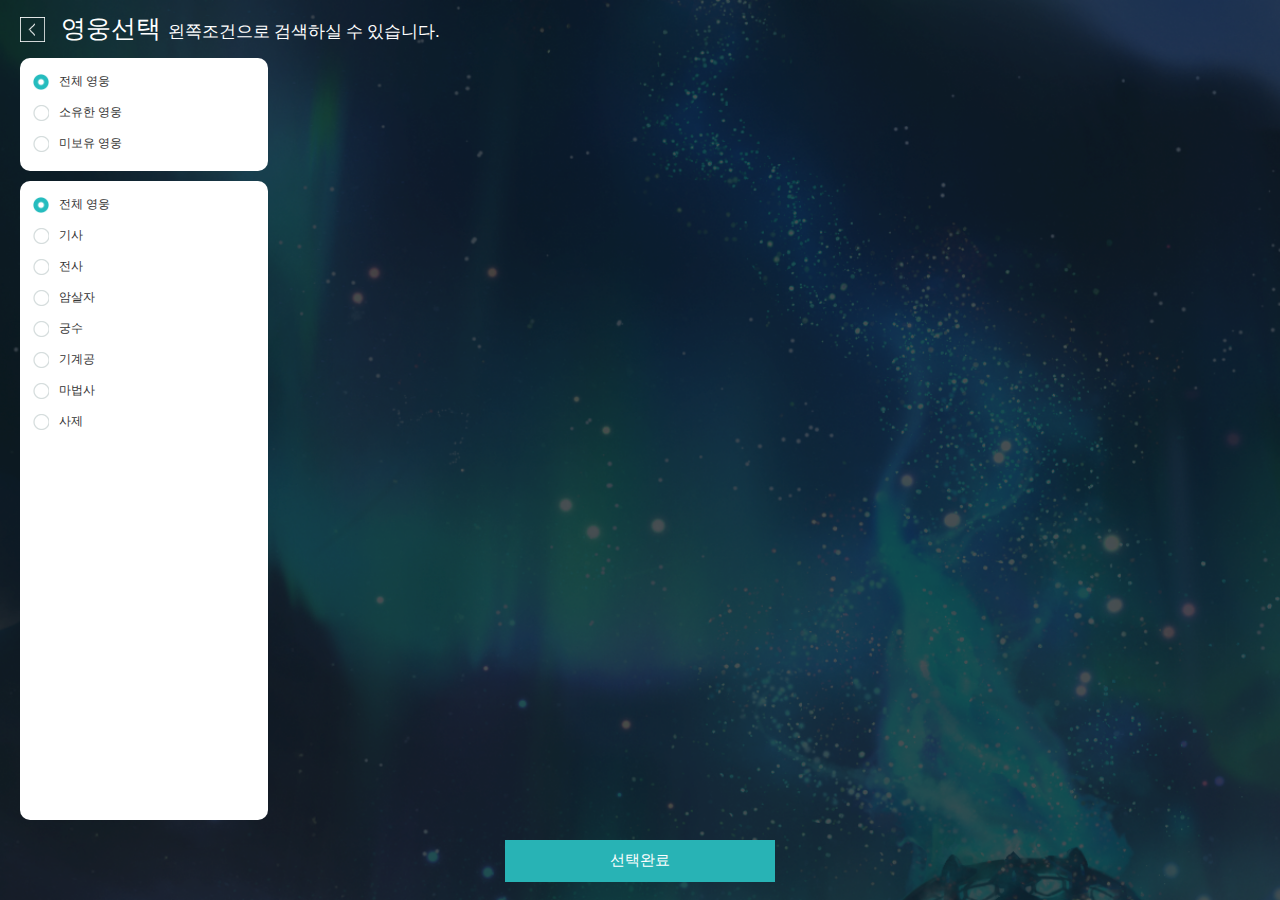
<file: hero_stat_list.html>
<!DOCTYPE html>
<html lang="ko">
  <head>
    <meta charset="utf-8">
    <meta http-equiv="X-UA-Compatible" content="IE=edge">
    <meta name="viewport" content="width=device-width, initial-scale=1">
    <title></title>
    <script src="js/jquery-3.2.1.min.js"></script>
    <script src="js/jquery.ajax-cross-origin.min.js"></script>
    <link href='//spoqa.github.io/spoqa-han-sans/css/SpoqaHanSans-kr.css' rel='stylesheet' type='text/css'>
    <link rel="stylesheet" href="css/bootstrap.min.css">
    <link rel="stylesheet" href="css/bootstrap-theme.min.css">
    <script src="js/bootstrap.min.js"></script>
    <script src="js/style.js"></script>
    <link rel="stylesheet" href="css/hero_stat_list.css">
    <!--[if lt IE 9]>
      <script src="https://oss.maxcdn.com/html5shiv/3.7.2/html5shiv.min.js"></script>
      <script src="https://oss.maxcdn.com/respond/1.4.2/respond.min.js"></script>
    <![endif]-->
  </head>
  <body>
    <script>
        $(document).ready(function(){
            $(window).resize(resizeContents);
                resizeContents();
            });
            function resizeContents() {
                $(".hero_stat_list_menu div:last-child").height($(window).height()-261);
                $(".hero_stat_list_img_wrap").height($(window).height()-140);
            }
            function throttle(ms, fn) {
                var allow = true;
                function enable() {
                    allow = true;
                }
                return function(e) {
                    if(allow) {
                    allow = false;
                        setTimeout(enable, ms);
                        fn.call(this, e);
                    }
                }
            }
    </script>
  <div name="test"></div>
    <div class="hero_stat_list_wrap">
        <div class="hero_stat_list_head">
            <h1>
                <img src="images/img_hero_stat_list_head_arrow.png" alt="" />
                영웅선택
                <span>왼쪽조건으로 검색하실 수 있습니다.</span>
            </h1>
        </div>
        <div class="hero_stat_list_menu">
            <div>
                <ul>
                    <li>
                        <input type="radio" name="inlineRadioOptions" id="inlineRadio1" value="option1" checked>&nbsp;<label for="inlineRadio1"><span></span>전체 영웅</label>
                    </li>
                    <li>
                        <input type="radio" name="inlineRadioOptions" id="inlineRadio2" value="option2">&nbsp;<label for="inlineRadio2"><span></span>소유한 영웅</label>
                    </li>
                    <li>
                        <input type="radio" name="inlineRadioOptions" id="inlineRadio3" value="option3">&nbsp;<label for="inlineRadio3"><span></span>미보유 영웅</label>
                    </li>
                </ul>
            </div>
            <div>
                <ul>
                    <li>
                        <input type="radio" name="inlineRadioOptions1" id="inlineRadio4" value="option4" checked>&nbsp;<label for="inlineRadio4"><span></span>전체 영웅</label>
                    </li>
                    <li>
                        <input type="radio" name="inlineRadioOptions1" id="inlineRadio5" value="option5">&nbsp;<label for="inlineRadio5"><span></span>기사</label>
                    </li>
                    <li>
                        <input type="radio" name="inlineRadioOptions1" id="inlineRadio6" value="option6">&nbsp;<label for="inlineRadio6"><span></span>전사</label>
                    </li>
                    <li>
                        <input type="radio" name="inlineRadioOptions1" id="inlineRadio7" value="option7">&nbsp;<label for="inlineRadio7"><span></span>암살자</label>
                    </li>
                    <li>
                        <input type="radio" name="inlineRadioOptions1" id="inlineRadio8" value="option8">&nbsp;<label for="inlineRadio8"><span></span>궁수</label>
                    </li>
                    <li>
                        <input type="radio" name="inlineRadioOptions1" id="inlineRadio9" value="option9">&nbsp;<label for="inlineRadio9"><span></span>기계공</label>
                    </li>
                    <li>
                        <input type="radio" name="inlineRadioOptions1" id="inlineRadio10" value="option10">&nbsp;<label for="inlineRadio10"><span></span>마법사</label>
                    </li>
                    <li>
                        <input type="radio" name="inlineRadioOptions1" id="inlineRadio11" value="option11">&nbsp;<label for="inlineRadio11"><span></span>사제</label>
                    </li>
                </ul>
            </div>
        </div>
        <div class="hero_stat_list_img_wrap">
            <div class="row">
                <ul id="here_ajax_list_ul">
                    <!--
                    <li>
                        <span>글렌위스</span>
                        <img src="images/img_hero_stat_1.png" alt="hero_img" />
                    </li>
                    -->
                </ul>
            </div>
            
        </div>
        <div class="hero_select_btn">
            <button>선택완료</button>
        </div>
    </div>
  <script>
      function hero_ajax_list() {
          $.ajax({
              crossDomain: true,
              url: "https://s3.ap-northeast-2.amazonaws.com/game-stats.kingsraid.com/live/kr-stats/v1/localizations/ko.json",
              success: function (data) {
                  var leng_kor = data;
                  $.ajax({
                      crossDomain: true,
                      url: "https://s3.ap-northeast-2.amazonaws.com/game-stats.kingsraid.com/live/kr-stats/v1/static/proto.json",
                      success: function (data) {
                          responseObject = data;
                          var i = 1;
                          do {
                              if (responseObject.TAG_TYPE[i] != 'undefined') {
                                  for (var z = 0; z < responseObject.TAG_TYPE[i].length; z++) {
                                      $("#here_ajax_list_ul").append(
                                          '                    <li>\n' +
                                          '                        <span>' + leng_kor.CREATURE_NAME[responseObject.TAG_TYPE[i][z]] + '</span>\n' +
                                          '                        <img src="https://s3.ap-northeast-2.amazonaws.com/game-stats.kingsraid.com/live/kr-stats/v1/static/hero-icons/'+responseObject.TAG_TYPE[i][z]+'.png" alt="hero_img" />\n' +
                                          '                    </li>'
                                      );
                                  }
                              }
                              $("#here_ajax_list_ul li").click(function(){
                                $('#here_ajax_list_ul li').removeClass('on');
                                $(this).addClass('on')
                              })
                              i += 1;
                          } while (i < 8);
                          console.log(responseObject);
                          return responseObject;
                      }
                  });
              }
          });
      }
      $(document).ready(function(){ hero_ajax_list(); });
  </script>
  </body>
</html>
</file>
<file: css/index.css>
body{font-size:62.5%}
html,body{height:100%;overflow:hidden;}
.index_wrap_bg{
    background-image:url('../images/bg_index_hero.png'); 
    height:100%;display: flex;flex-direction: row;
    width:100%;
    background-size: cover;
    background-position: center;
    background-repeat: no-repeat;
}
.arrow{position: absolute;}
.prev{top:39%;left:2rem;}
.prev img{float:right;width:4.3rem;height:8rem;}
.next{top:39%;right:2rem;}
.next img{float:right;width:4.3rem;height:8rem;}

.btn_move_hero_stat{
    position: fixed;
    top:27%;
    left:13%;
    background-image:url('../images/btn_hero_stat_n.png'); 
    width:22%;
    height:47%;
    background-size: contain;
    background-repeat: no-repeat;
    overflow: hidden;
    text-align: center;
    display: inline-block
}
.btn_move_hero_stat img{width:30%;position: absolute;top:0; left:0; bottom:0; right:0;margin:40% auto;}
.btn_move_content_stat{
    position: fixed;
    top:27%;
    right:10%;
    background-image:url('../images/btn_content_stat_n.png'); 
    width:22%;
    height:47%;
    background-size: contain;
    background-position:right 0;
    background-repeat: no-repeat;
    text-align: center;
}
.btn_move_content_stat img{width:39%;position: absolute;top:0; left:0; bottom:0; right:0;margin:40% auto;}
</file>
<file: css/content_stat_list.css>
body{font-size:62.5%}
html,body{height:100%;}
li{list-style:none;}
input[type="radio"] {
    display:none;
}
* { font-family: 'Spoqa Han Sans', 'Spoqa Han Sans JP', 'Sans-serif'; }
ul{padding:0}
label{font-weight:400;display:block;margin-bottom:0}
.content_stat_list_wrap p{text-align:center;font-size:1.4rem;margin-top:2rem}
.content_stat_list_wrap > div{
    -ms-overflow-style: none; /* IE and Edge */
    scrollbar-width: none; /* Firefox */
}
.content_stat_list_wrap > div::-webkit-scrollbar{
    width: 0 !important /* Chrome, Safari, Opera*/
}
.content_stat_list_wrap > div h2{font-size:2rem !important}
.bage{width:32%;text-align:center;}
    input[type="radio"] + label span {
        display:inline-block;
        width:16px;
        height:16px;
        vertical-align:middle;
        background-image:url('../images/bg_radio_off.png') ;
        background-repeat:no-repeat;
        background-position:left 0 ;
        background-size: cover;
        cursor:pointer;
        margin-right:1rem
    }

    input[type="radio"]:checked + label span {
        display:inline-block;
        width:16px;
        height:16px;
        vertical-align:middle;
        background-image:url('../images/bg_radio_on.png') ;
        background-repeat:no-repeat;
        background-position:left 0 ;
        background-size: cover;
        cursor:pointer;
        margin-right:1rem
    }

    .row{margin:0}
    .hero_stat_list_wrap{
        background-image:url('../images/bg_hero_stat_list.png'); 
        width:100%;
        background-size: cover;
        background-position: center;
        background-repeat: no-repeat;
        padding:1rem;
        height:100%;
    }
    .hero_stat_list_head{margin-bottom:4rem;position:relative;}
    .hero_stat_list_head h1{
        color:white;
        font-size:2.5rem;
        margin:0 !important;
    }
    .hero_stat_list_head h1 img{width:2.5rem;height:2.5rem;margin-right:1rem;margin-top:-3px}
    .hero_stat_list_head h1 span{font-size:1.7rem;}
    .content_stat_list_wrap{width:100%;}
    .bage{position: absolute;top:7rem;}
    .bage img{width:2.7rem;height:2.7rem;margin:0 auto;}
    .content_stat_list_wrap > div{float:left;background:white;border-radius:10px;width:32.6%;margin-right:1%;overflow-y:scroll;}
    .content_stat_list_wrap > div:last-child{margin-right:0;}
    .content_stat_list_wrap > div:first-child li.on img{border:3px solid #28b3b5 !important}
    .content_stat_list_wrap > div:nth-child(2) li.on,.content_stat_list_wrap > div:last-child li.on{border:3px solid #28b3b5 !important}
    .content_stat_list_wrap > div:last-child{margin-right:0}
    .content_stat_list_wrap > div h2{font-size:1.5rem;font-weight:bold;text-align:center;}
    .content_stat_list_wrap > div ul{text-align:center;}
    .content_stat_list_wrap > div:first-child li{margin:0 auto 1rem auto;width:90%;position: relative;}
    .content_stat_list_wrap > div:first-child li p{position: absolute;bottom:0;color:white;text-align:center;font-weight:500;font-size:1.6rem;width:100%;text-shadow: 2px 2px 2px rgba(0, 0, 0, 1);
        display: inline-block; white-space: nowrap; overflow: hidden; text-overflow: ellipsis;
    }
    .content_stat_list_wrap > div:first-child li img{width:100%;border-radius:10px;border:3px solid #7a8ca1}
    .content_stat_list_wrap > div:nth-child(2) li,.content_stat_list_wrap > div:nth-child(3) li{border:1px solid #d0d8d8;width:90%;text-align:left;padding:0 2rem 1.5rem 2rem;
        margin:0 auto;font-size:1.4rem;margin-bottom:1rem;}
    .content_select_btn{clear:both;width:27rem;height:4.2rem;margin:0 auto}
    button.on{clear:both;background:#28b3b5;color:white;border:none;width:27rem;height:4.2rem;text-align:center;font-size:1.5rem;margin-top:1.5rem}
    button{clear:both;background:#335175;color:#6f88a6;border:none;width:27rem;height:4.2rem;text-align:center;font-size:1.5rem;margin-top:1.5rem}
    @media all and (max-width:650px) {
        .content_stat_list_wrap > div:first-child li p{font-size:1.2rem}
    }
</file>
<file: css/content_stat_party_list.css>
body{font-size:62.5%}
html,body{height:100%}
* { font-family: 'Spoqa Han Sans', 'Spoqa Han Sans JP', 'Sans-serif';}
li{list-style:none;}
table td:nth-child(2) img,table td:nth-child(7) img{border:2px solid #7a8ca1}
table td:nth-child(7) img{border-radius:10px;width:3.75rem !important;height:3.75rem !important;}
ul.tabs li{text-align:center;color:#6d6b69;font-weight:bold;font-size:1.6rem;padding-top:0.96rem}
ul.tabs li:first-child.current{
    background-image:url('../images/btn_hero_tab_on_bg.png');color:white
}
.table_wrap::-webkit-scrollbar,.modal-content::-webkit-scrollbar{
    width: 0 !important /* Chrome, Safari, Opera*/
}
.modal-title{font-weight:700 !important;}
.table_wrap table td:nth-child(7){position: relative;}
.tool p{margin:0;letter-spacing:-1px;}
.party_select_wrap{padding:1rem 2rem 0 2rem !important}
.table_wrap{padding:1rem 2rem 0 2rem !important}
td{letter-spacing:-1px;}
.modal_party_hero li img, .modal_hero_list img{border:2px solid #7a8ca1}
.modal_hero_list{margin-top:-1rem !important;}
.modal_hero_list li{margin-bottom:1rem !important}
.modal-content{height:auto !important;}
.modal_hero_list ul{height:10rem;overflow-y:scroll;}
.hero_stat_item_list_content{padding-top:14rem}
    .form-control{font-size:1.2rem;color:#333;float:left;border:1px solid #151515;border-radius:0;width:12rem}
    .form-control:first-child,.form-control:nth-child(2){margin-right:10px}
    .hero_stat_item_list_head{
        background-image:url('../images/bg_content_stat_party_head.png'); 
        height: 7.9rem;
        width:100%;
        background-size: cover;
        background-position: center;
        background-repeat: no-repeat;
        position:fixed;
        z-index:2;
    }

    .hero_stat_item_list_head img{width:2.5rem;height:2.5rem}
    ul.tabs{
        clear:both;
        display:block;
        width:100%;
        margin:0;
        padding:2.5rem 0 0 0;
        list-style: none;
        border-bottom:1px solid black
    }
    ul.tabs li{float:left;display:inline-block;width:10%;background-repeat: no-repeat;
        background-size: cover;
        background-position: center;
        height:5.5rem;font-size:1.6rem;padding-top:1.5rem}
        
    ul.tabs li:first-child{
        width:20%;
        background-image:url('../images/btn_hero_tab_off_bg.png');
    }
    ul.tabs li:nth-child(2){
        background-image:url('../images/btn_content_tab2_off.png');
    }
    ul.tabs li:nth-child(3){
        background-image:url('../images/btn_content_tab3_off.png');
    }
    ul.tabs li:nth-child(4){
        background-image:url('../images/btn_content_tab4_off.png');
    }
    ul.tabs li:nth-child(5){
        background-image:url('../images/btn_content_tab5_off.png');
    }
    ul.tabs li:nth-child(6){
        background-image:url('../images/btn_content_tab6_off.png');
    }
    ul.tabs li:nth-child(7){
        background-image:url('../images/btn_content_tab7_off.png');
    }
    ul.tabs li:nth-child(8){
        background-image:url('../images/btn_content_tab8_off.png');
    }
    ul.tabs li:last-child{
        background-image:url('../images/btn_content_tab9_off.png');
    }

    ul.tabs li:first-child.current{
        background-image:url('../images/btn_hero_tab_on_bg.png');
    }
    ul.tabs li:nth-child(2).current{
        background-image:url('../images/btn_content_tab2_on.png');
    }
    ul.tabs li:nth-child(3).current{
        background-image:url('../images/btn_content_tab3_on.png');
    }
    ul.tabs li:nth-child(4).current{
        background-image:url('../images/btn_content_tab4_on.png');
    }
    ul.tabs li:nth-child(5).current{
        background-image:url('../images/btn_content_tab5_on.png');
    }
    ul.tabs li:nth-child(6).current{
        background-image:url('../images/btn_content_tab6_on.png');
    }
    ul.tabs li:nth-child(7).current{
        background-image:url('../images/btn_content_tab7_on.png');
    }
    ul.tabs li:nth-child(8).current{
        background-image:url('../images/btn_content_tab8_on.png');
    }
    ul.tabs li:last-child.current{
        background-image:url('../images/btn_content_tab9_on.png');
    }
    .tab-content{
    display: none;  

    }
    .tab-content.current{
    display: inherit;
    }

    .party_select_wrap{overflow: hidden;padding:2rem 2rem 0 2rem}
    .party_select_wrap div:first-child{float:left}
    .party_select_wrap div:first-child p{font-size:1.4rem;letter-spacing:-1px;}
    .party_select_wrap div:last-child{float:right}
    .party_select_wrap div:last-child li{float:left;display:inline-block;margin-right:1rem;}
    .party_select_wrap div:last-child li:last-child{margin-right:0}
    .party_select_wrap div:last-child li img{width:6.1rem;height:6rem;border-radius:10px;}
    .party_select_wrap div:last-child p{float:right;margin-top:1.5rem;font-size:1.4rem;color:#999;margin-left:1rem}
    .party_select_wrap div:last-child p img{width:1.5rem;height:1.3rem;}

    .table_wrap{width:100%;padding:2rem 2rem 0 2rem;overflow-y:scroll;}
    .table_wrap table{width:100%;font-size:1.4rem;}
    .table_wrap table td{color:#333;border-top:1px solid #a2abab;border-bottom:1px solid #a2abab;text-align:center;padding-top:1rem}
    .table_wrap table td:last-child{background: none;}
    .table_wrap table td:first-child{border-left:1px solid #a2abab}
    .table_wrap table td:last-child{border-right:1px solid #a2abab}
    .table_wrap table td:nth-child(2){text-align:left;}
    .table_wrap table td:first-child img{width:3.1rem;height:3.1rem;border-radius:10px;}
    #tab-1 .table_wrap table td:nth-child(2) img{width:5rem;height:5rem;border-radius:10px;margin-right:0.5rem;margin-bottom:1rem}
    .table_wrap table td:last-child button{border:none;text-align:center;background:#28b3b5;color:white;font-size:1.4rem;padding:1rem 10%}
    .clear_btn{display:block;margin-top:1rem;font-size:1.2rem;color:#999;margin-left:1rem}
    .clear_btn img{width:1.5rem;height:1.2rem;}
    .modal-backdrop.in{opacity:.9;}
    .modal-title{color:#28b3b5;font-weight:400;}
    .modal-title span{color:#333}
    .gray{-webkit-filter: grayscale(100%);filter: gray;}
    .modal-header,.modal-footer{border:none}
    .modal-header{padding-bottom:0}
    .modal-header .close{opacity:1;font-size:30px;font-weight:100;}
    .modal-footer{padding-top:0}
    .modal-header,.modal-body{padding-left:30px;padding-right:30px}
    .modal-content{width:50rem;margin:0 auto;padding-bottom:0;height:35rem;overflow-y:scroll;}
    .modal-body{overflow: hidden;clear:both;}
    .modal-body h2{float:left;font-size:1.4rem;font-weight:bold;line-height:24px}
    .modal-body li{float:left;display:inline-block;list-style:none;margin-right:1rem;margin-bottom:1rem}
    .modal-body li:last-child{margin-right:0}
    .modal_party_hero{float:left;width:50%}
    .modal_party_hero ul{overflow:hidden;margin:0;padding:0}
    .modal_party_hero li{float:left;display:inline-block;width:5.2rem;height:5.2rem;border-radius:10px;border:1px dashed #28b3b5}
    .modal_party_select{float:right;width:50%}
    .modal_party_select select{float:right;display:block;}
    .modal_party_select select:first-child{margin-bottom:1rem;}
    .modal_hero_list{margin-top:1rem;}
    .modal_hero_list p{font-size:1.4rem;}
    .modal_hero_list p span{color:#28b3b5;}
    .modal_hero_list ul{float:left;margin:0;padding:0}
    .modal_hero_list li{float:left;display:inline-block;width:5.2rem;height:5.2rem;margin:0 2rem 2rem 0;}
    .modal_hero_list li:last-child{margin-right:0;}
    .modal_party_hero li img,.modal_hero_list img{width:5.2rem;height:5.2rem;border-radius:10px;}
    .modal_hero_list img.on{border:2px solid #28b3b5}
    .modal-footer{text-align:center;}
    .modal-footer button{text-align:center;background:#28b3b5;color:white;border:none;width:10rem;height:3.1rem;font-size:1.4rem;}
    .progress_wrap{width:25rem;padding:0 1rem 0 2rem;position: relative;}
    .flag{width:2.5rem;height:2.5rem;background:#1fb7ba;border-radius:50%;display:inline-block;float:left;border: 2px solid white;
        box-shadow: 0 0 0 1pt #1fb7ba;position: absolute;z-index:2;left:1.5rem}
    .line_wrap{width:90%;float:left;margin-top:7px;margin-left:-3px;border: 2px solid white;border-radius:10px;
        box-shadow: 0 0 0 1pt #1fb7ba;position: absolute;z-index:1}
    .line_wrap span{background:#1fb7ba;height:0.7rem;display:inline-block;float:left;border-radius:10px;}
    .sum{float:right;margin-right:15px}
    .modal_party_hero li img.bn{border:none}

    .content_table .table_wrap table th{color:#666;text-align:center;padding-bottom:2rem;background-image:url('../images/img_hero_table_head.png');
        background-repeat:no-repeat;background-position:right 3px;background-size:1px 12px}
    .content_table .table_wrap table th:last-child{background:none}
    .content_table .table_wrap table td{color:#333;border-top:1px solid #a2abab;border-bottom:1px solid #a2abab;text-align:center;padding:1rem 0;
         background-image:url('../images/img_hero_table_head.png');background-repeat:no-repeat;background-position:right center;background-size:1px 24px}
    .content_table .table_wrap table td:last-child{background: none;}
    .content_table .table_wrap table td:first-child{border-left:1px solid #a2abab}
    .content_table .table_wrap table td:last-child{border-right:1px solid #a2abab}
    .content_table .table_wrap table td:nth-child(2) img{width:5rem;height:5rem;border-radius:10px;}
    .content_table .table_wrap table td:last-child img{width:3.2rem;height:3.2rem;}
    .content_table .table_wrap table td:nth-child(4),.table_wrap table td:nth-child(5),.table_wrap table td:nth-child(6){text-align:left;padding:0 2rem}
    .tool{position: absolute;top:20%;background:white;border-radius:10px;border:2px solid #28b3b5;padding:1rem;display:none;width:17rem;right:74%}
    .tool p{margin:0;letter-spacing:-1px;}

    @media all and (max-width:438px) {
        .form-control{width:10rem}
    }
    @media all and (min-width:1000px) {
        .tool{position: absolute;top:20%;background:white;border-radius:10px;border:2px solid #28b3b5;padding:1rem;display:none;width:17rem;right:68%}
    }
</file>
<file: css/content_stat_party_list_detail.css>
body{font-size:62.5%}
html,body{height:100%}
* { font-family: 'Spoqa Han Sans', 'Spoqa Han Sans JP', 'Sans-serif'; }
.modal-content::-webkit-scrollbar{
    width: 0 !important /* Chrome, Safari, Opera*/
}
.modal-title{font-weight:700 !important;}
.tool p{margin:0;letter-spacing:-1px;}
.modal-body > div{position: relative;margin-bottom:0.5rem !important}
.modal-body h2{margin:0 !important;position: absolute;top:35%;}
.modal-body li img{width:3rem !important;height:3rem !important;}
.modal-body li{margin-right:0.5rem !important;}
.modal-body ul{overflow:hidden;margin-top:0.5rem !important;margin-bottom:0 !important}
.modal-content{width:32.5rem !important}
.hero_stat_item_list_content{padding-top:7.5rem;}
    .form-control{font-size:1.5rem;color:#333;float:left;border:1px solid #151515;border-radius:0;width:24rem}
    .form-control:first-child{margin-right:10px}
    .hero_stat_item_list_head{
        background-image:url('../images/bg_content_stat_party_detail.png'); 
        height: 7.9rem;
        width:100%;
        background-size: cover;
        background-position: center;
        background-repeat: no-repeat;
        padding:2rem;
        position: fixed;
        z-index:2
    }
    .hero_stat_item_list_head h1{
        color:white;
        font-size:2.5rem;
        margin:0 !important;
        
    }
    .hero_stat_item_list_head h1 img{width:2.5rem;height:2.5rem;margin-right:1rem;margin-top:-3px}
    .hero_stat_item_list_head > div:first-child{float:left;}
    .hero_stat_item_list_head > div:last-child{float:right;}
    .hero_stat_item_list_head img{width:2.5rem;height:2.5rem}

    .tab-content{
    display: none;  

    }
    .tab-content.current{
    display: inherit;
    }
    .table_wrap{width:100%;padding:2rem 2rem 0 2rem;overflow-y:scroll;}
    .table_wrap table{width:100%;font-size:1.2rem;}
    .table_wrap table th{color:#666;text-align:center;padding-bottom:2rem;background-image:url('../images/img_hero_table_head.png');
        background-repeat:no-repeat;background-position:right 3px;background-size:1px 12px}
    .table_wrap table th:last-child{background:none}
    .table_wrap table td{color:#333;border-top:1px solid #a2abab;border-bottom:1px solid #a2abab;text-align:center;padding:1rem 0;
        background-image:url('../images/img_hero_table_head.png');background-repeat:no-repeat;background-position:right center;background-size:1px 24px}
    .table_wrap table td:last-child{background: none;}
    .table_wrap table td:first-child{border-left:1px solid #a2abab}
    .table_wrap table td:last-child{border-right:1px solid #a2abab}
    .table_wrap table td:nth-child(2){background:none ;}
    .table_wrap table td:nth-child(3){text-align: left;}
    .table_wrap table td:nth-child(2) img{width:5rem;height:5rem;border-radius:10px;}
    .table_wrap table td:nth-child(7) img{width:3.2rem;height:3.2rem;border-radius:10px;border:2px solid #7a8ca1;z-index:2}
    .table_wrap table td:last-child img{width:13.1rem;height:3.65rem;}
    .table_wrap table td:last-child button{border:none;text-align:center;background:#28b3b5;color:white;font-size:1.2rem;padding:1rem 20%}
    .table_wrap table td:nth-child(4),.table_wrap table td:nth-child(5),.table_wrap table td:nth-child(6){text-align:left;padding:0 2rem}
    .modal-backdrop.in{opacity:.9;}
    .modal-title{color:#28b3b5;font-weight:400;}
    .modal-title span{color:#333}
    .gray{-webkit-filter: grayscale(100%);filter: gray;}
    .modal-header,.modal-footer{border:none}
    .modal-header{padding-bottom:0}
    .modal-header .close{opacity:1;font-size:30px;font-weight:100;}
    .modal-footer{padding-top:0}
    .modal-content{width:37rem;margin:0 auto;padding-bottom:0;overflow-y:scroll;}
    .modal-body{overflow: hidden;clear:both;}
    .modal-body > div{border:1px solid #a2abab;overflow:hidden;padding:0 1rem;margin-bottom:1rem}
    .modal-body h2{float:left;font-size:1.4rem;font-weight:bold;}
    .modal-body li{float:left;display:inline-block;list-style:none;margin-right:1rem;margin-bottom:0.5rem}
    .modal-body li:last-child{margin-right:0}
    .modal-body li img{width:3.6rem;height:3.6rem;vertical-align:top;border-radius:10px;border:2px solid #7a8ca1;}
    .modal-body li .on{border:2px solid #28b3b5}
    .modal-footer{text-align:center;}
    .modal-footer button{text-align:center;background:#28b3b5;color:white;border:none;width:10rem;height:3.1rem;font-size:1.4rem;}
    .table_wrap table td:nth-child(7){position: relative;}
    .tool{position: absolute;top:20%;background:white;border-radius:10px;border:2px solid #28b3b5;padding:1rem;display:none;width:17rem;right:74%}
    .tool p{margin:0;letter-spacing:-1px;}
    @media all and (min-width:1000px) {
        .tool{position: absolute;top:20%;background:white;border-radius:10px;border:2px solid #28b3b5;padding:1rem;display:none;width:17rem;right:68%}
    }
</file>
<file: css/hero_stat_item_list.css>
body{font-size:62.5%}
html.body{height:100%}
* { font-family: 'Spoqa Han Sans', 'Spoqa Han Sans JP', 'Sans-serif'; }
.table_wrap,.modal-content{
    -ms-overflow-style: none; /* IE and Edge */
    scrollbar-width: none; /* Firefox */
}
.table_wrap::-webkit-scrollbar,.modal-content::-webkit-scrollbar{
    width: 0 !important /* Chrome, Safari, Opera*/
}
#tab-1 table td:nth-child(4){position: relative;}
.tool p{margin:0;letter-spacing:-1px;}
.modal-title{font-weight:700 !important;}
.select_wrap{float:left;}
.table_wrap{margin-top:0 !important;padding-top:1rem !important}
.table_wrap table th{padding-bottom:1rem !important}
.modal-body > div{position: relative;margin-bottom:0.5rem !important}
.modal-body h2{margin:0 !important;position: absolute;top:35%;}
.modal-body li{margin-right:0.5rem !important;}
.modal-body ul{overflow:hidden;margin-top:1rem !important;margin-bottom:1rem}
.hero_stat_item_list_content{padding-top:13rem}
    .form-control{font-size:1.5rem;color:#333;float:left;border:1px solid #151515;border-radius:0;width:14rem;}
    .form-control:first-child{margin-right:10px}
    .hero_stat_item_list_head{
        background-image:url('../images/bg_hero_stat_item_head.png'); 
        height: 7.9rem;
        width:100%;
        background-size: cover;
        background-position: center;
        background-repeat: no-repeat;
        padding:2rem;

    }
    .hero_stat_item_list_head > div:first-child{float:left;}
    .hero_stat_item_list_head > div:nth-child(2){float:right;}
    .hero_stat_item_list_head img{width:2.5rem;height:2.5rem}
    ul.tabs{
        overflow: hidden;
        clear: both;
        width:100%;
        margin: 0px;
        padding: 0px;
        list-style: none;
        border-top:1px solid black;border-bottom:1px solid black
    }
    ul.tabs li{float:left;display:inline-block;width:33.33%;background-repeat: no-repeat;text-align:center;padding-top:0.9rem;color:#6d6b69;font-size:1.6rem;font-weight:bold;
        background-size: cover;
        background-position: center;
        height:4.2rem;}
    ul.tabs li img{width:3rem;height:2.4rem;margin-right:1rem;vertical-align:top;}    
    ul.tabs li:first-child{
        background-image:url('../images/btn_hero_tab_off_bg.png');
    }
    ul.tabs li:nth-child(2){
        background-image:url('../images/btn_hero_tab_off_bg.png');
    }
    ul.tabs li:last-child{
        background-image:url('../images/btn_hero_tab_off_bg.png');
    }
    ul.tabs li:first-child.current{
        background-image:url('../images/btn_hero_tab_on_bg.png');color:white
    }
    ul.tabs li:nth-child(2).current{
        background-image:url('../images/btn_hero_tab_on_bg.png');color:white
    }
    ul.tabs li:last-child.current{
        background-image:url('../images/btn_hero_tab_on_bg.png');color:white
    }
    .tab-content{
    display: none;  

    }
    .tab-content.current{
    display: inherit;
    }
    .table_wrap{width:100%;padding:2rem 2rem 0 2rem;margin-top:2rem;}
    .table_wrap table{width:100%;font-size:1.4rem;}
    .table_wrap table th{color:#666;text-align:center;padding-bottom:2rem;background-image:url('../images/img_hero_table_head.png');
        background-repeat:no-repeat;background-position:right 3px;background-size:1px 12px}
    .table_wrap table th:last-child{background:none}
    .table_wrap table td{color:#333;border-top:1px solid #a2abab;border-bottom:1px solid #a2abab;text-align:center;padding:1rem 0;
        background-image:url('../images/img_hero_table_head.png');background-repeat:no-repeat;background-position:right center;background-size:1px 24px}
    .table_wrap table td:last-child{background: none;}
    .table_wrap table td:first-child{border-left:1px solid #a2abab}
    .table_wrap table td:last-child{border-right:1px solid #a2abab}
    .table_wrap table td:nth-child(4) img{width:3.75rem;height:3.75rem}
    #tab-1 .table_wrap table td:nth-child(2){text-align:left !important;padding-left:2rem;padding-right:2rem}
    #tab-2 .table_wrap table td:nth-child(3){text-align:left !important;padding-left:2rem;padding-right:2rem}
    #tab-3 .table_wrap table td:nth-child(2){text-align:left !important;padding-left:2rem;padding-right:2rem}
    #tab-2 .table_wrap table td:nth-child(2){overflow: hidden;}
    #tab-2 .table_wrap table td:nth-child(2) img{width:3.5rem;height:3.5rem;position: absolute;left:0;margin-top:-5px;
        z-index:1;border-radius:5px;border:2px solid #7a8ca1;float:left;display:inline-block;}
    #tab-2 .table_wrap table td:nth-child(2) img:nth-child(2){left:3%;z-index:2}
    #tab-2 .table_wrap table td:nth-child(2) img:nth-child(3){left:6%;z-index:3}
    #tab-2 .table_wrap table td:nth-child(2) img:nth-child(4){left:9%;z-index:4}
    #tab-2 .table_wrap table td:nth-child(2) img:nth-child(5){left:12%;z-index:5}
    #tab-2 .table_wrap table td:nth-child(2) span{float:left;margin-left:75px}
    #tab-2 .table_wrap table td:nth-child(2){padding:1.5rem 0 2rem 0;}
    .table_wrap table td:last-child img{width:13.1rem;height:3.65rem;}
    .modal-backdrop.in{opacity:.9;}
    .modal-title{color:#28b3b5;font-weight:400;}
    .modal-title span{color:#333}
    .gray{-webkit-filter: grayscale(100%);filter: gray;}
    .modal-header,.modal-footer{border:none}
    .modal-header{padding-bottom:0}
    .modal-header .close{opacity:1;font-size:30px;font-weight:100;}
    .modal-footer{padding-top:0}
    .modal-content{width:35rem;margin:0 auto;padding-bottom:0;overflow-y:scroll;}
    .modal-body{overflow: hidden;clear:both;}
    .modal-body > div{border:1px solid #a2abab;overflow:hidden;padding:0 1rem;margin-bottom:1rem;position: relative;z-index:1}
    .modal-body h2{float:left;font-size:1.4rem;font-weight:bold;}
    .modal-body li{float:left;display:inline-block;list-style:none;margin-right:1rem;margin-bottom:0.5rem;position: relative;}
    .modal-body li:last-child{margin-right:0}
    .modal-body li img{width:3.6rem;height:3.6rem;vertical-align:top;border-radius:10px;border:2px solid #7a8ca1;}
    .modal-body li .on{border:2px solid #28b3b5}
    .modal-footer{text-align:center;}
    .modal-footer button{text-align:center;background:#28b3b5;color:white;border:none;width:10rem;height:3.1rem;font-size:1.4rem;}
    .progress_wrap{width:70%;padding:0 1rem 0 2rem;position: relative;z-index:1}
    .flag{width:2.5rem;height:2.5rem;background:#1fb7ba;border-radius:50%;display:inline-block;float:left;border: 2px solid white;
        box-shadow: 0 0 0 1pt #1fb7ba;position: absolute;z-index:2;left:1.5rem}
    .line_wrap{width:90%;float:left;margin-top:7px;margin-left:-3px;border: 2px solid white;border-radius:10px;
        box-shadow: 0 0 0 1pt #1fb7ba;position: absolute;z-index:1}
    .line_wrap span{background:#1fb7ba;height:0.7rem;display:inline-block;float:left;border-radius:10px;}
    .sum{float:right;margin-right:-50px}
    #tab-1 .table_wrap table td{background:none !important;}
    #tab-1 .table_wrap table td:first-child img,#tab-2 .table_wrap table td:first-child img,#tab-3 .table_wrap table td:first-child img{width:3.1rem;height:3.1rem;border-radius:10px;}
    #tab-1 .table_wrap table td:nth-child(4) img{border-radius:10px;border:2px solid #7a8ca1}
    #tab-1 .table_wrap table td:last-child button{border:none;text-align:center;background:#28b3b5;color:white;font-size:1.4rem;padding:1rem 10%}
    #tab-2 .table_wrap table td:nth-child(1),#tab-3 .table_wrap table td:nth-child(1){background:none !important;}
    .tool{position: absolute;top:15%;background:white;border-radius:10px;border:2px solid #28b3b5;padding:1rem;display:none;width:17rem;right:65%}
    .progress_wrap_c{margin:0 auto;width:80%;text-align:center;}
    .modal_tool p{font-size:1.2rem;margin-bottom:0 !important;letter-spacing:-1px;}    
    .modal-body li:nth-child(1) .modal_tool{position: absolute;top:0;left:95%;background:white;border-radius:10px;border:2px solid #28b3b5;padding:1rem;z-index:2;width:13rem;display:none;}  
    .modal-body li:nth-child(2) .modal_tool{position: absolute;top:0;left:95%;background:white;border-radius:10px;border:2px solid #28b3b5;padding:1rem;z-index:2;width:13rem;display:none;}   
    .modal-body li:nth-child(3) .modal_tool{position: absolute;top:0;left:95%;background:white;border-radius:10px;border:2px solid #28b3b5;padding:1rem;z-index:2;width:13rem;display:none;}
    .modal-body li:nth-child(4) .modal_tool{position: absolute;top:0;right:95%;background:white;border-radius:10px;border:2px solid #28b3b5;padding:1rem;z-index:2;width:13rem;display:none;}
    .modal-body li:nth-child(5) .modal_tool{position: absolute;top:0;right:95%;background:white;border-radius:10px;border:2px solid #28b3b5;padding:1rem;z-index:2;width:13rem;display:none;}
    .modal-body li:nth-child(6) .modal_tool{position: absolute;top:0;right:95%;background:white;border-radius:10px;border:2px solid #28b3b5;padding:1rem;z-index:2;width:13rem;display:none;}

    @media all and (max-width:354px) {
        .form-control{width:10rem}
    }
    @media all and (min-width:1000px) {
        .tool{position: absolute;top:15%;background:white;border-radius:10px;border:2px solid #28b3b5;padding:1rem;display:none;width:17rem;right:60%}
    }
</file>
<file: css/hero_stat_list.css>
body{font-size:62.5%}
html,body{height:100%}
li{list-style:none;}
input[type="radio"] {
    display:none;
}
* { font-family: 'Spoqa Han Sans', 'Spoqa Han Sans JP', 'Sans-serif'; }
label{font-weight:400;}
.hero_stat_list_img_wrap,.hero_stat_list_menu > div:last-child{
    -ms-overflow-style: none; /* IE and Edge */
}
.hero_stat_list_img_wrap::-webkit-scrollbar,.hero_stat_list_menu > div:last-child::-webkit-scrollbar {
    display: none; /* Chrome, Safari, Opera*/
}

    ul{padding:1rem 0 1rem 1rem !important}
    input[type="radio"] + label span {
        display:inline-block;
        width:16px;
        height:16px;
        vertical-align:middle;
        background-image:url('../images/bg_radio_off.png') ;
        background-repeat:no-repeat;
        background-position:left 0 ;
        background-size: cover;
        cursor:pointer;
        margin-right:1rem 
    }

    input[type="radio"]:checked + label span {
        display:inline-block;
        width:16px;
        height:16px;
        vertical-align:middle;
        background-image:url('../images/bg_radio_on.png') ;
        background-repeat:no-repeat;
        background-position:left 0 ;
        background-size: cover;
        cursor:pointer;
        margin-right:1rem
    }

    .row{margin:0}
    .hero_stat_list_wrap{
        background-image:url('../images/bg_hero_stat_list.png'); 
        width:100%;
        background-size: cover;
        background-position: center;
        background-repeat: no-repeat;
        padding:1.5rem 2rem;
        height:100%;
    }
    .hero_stat_list_head{margin-bottom:1.5rem}
    .hero_stat_list_head h1{
        color:white;
        font-size:2.5rem;
        margin:0 !important;
        
    }
    .hero_stat_list_head h1 img{width:2.5rem;height:2.5rem;margin-right:1rem;margin-top:-3px}
    .hero_stat_list_head h1 span{font-size:1.7rem;}
    .hero_stat_list_menu{float:left;width:20%}
    .hero_stat_list_menu > div{background:white;border-radius:10px;}
    .hero_stat_list_menu > div li{font-size:1.2rem;color:#333;line-height:2.6rem;}
    .hero_stat_list_menu > div li input{margin-right:5px}
    .hero_stat_list_menu > div:last-child{overflow-y: scroll;}
    .hero_stat_list_img_wrap{float:right;width:75%;overflow-y: scroll;}
    .hero_stat_list_img_wrap ul{padding:0 !important}
    .hero_stat_list_img_wrap ul li{border:5px solid #28475e;border-radius:10px;width:14%;height:14%;float:left;display:inline-block;margin-right:1.5rem;position: relative;
    margin-bottom:1rem}
    .hero_stat_list_img_wrap ul li:last-child{margin-right:0}
    .hero_stat_list_img_wrap ul li img{width:100%;height:100%;border-radius:6px;}
    .hero_stat_list_img_wrap ul li.on{border:5px solid #28b3b5;}
    .hero_stat_list_img_wrap ul li span{position: absolute;font-size:1.2rem;color:white;bottom:0px;text-align:center;width:100%;text-shadow: 0px 0px 2px rgba(0, 0, 0, 2);}
    .hero_select_btn{clear:both;width:27rem;height:4.2rem;margin:0 auto}
    button{clear:both;background:#28b3b5;color:white;border:none;width:27rem;height:4.2rem;text-align:center;font-size:1.5rem;margin-top:2rem}
    @media all and (max-width:790px) {
        .hero_stat_list_img_wrap ul li{border:5px solid #28475e;border-radius:10px;width:14%;height:14%;float:left;display:inline-block;margin-right:1rem;position: relative;
            margin-bottom:1rem}
    }
    @media all and (min-width:520px) and (max-width:522px) {
        .hero_stat_list_menu{width:30%}
        .hero_stat_list_menu > div:last-child{height:200px !important;}
        .hero_stat_list_img_wrap{width:65%}
    }
    @media all and (max-width:519px) {
        .hero_stat_list_menu{width:30%}
        .hero_stat_list_menu > div:last-child{height:200px !important;}
        .hero_stat_list_img_wrap{width:65%;height:325px !important;}
    }
</file>
